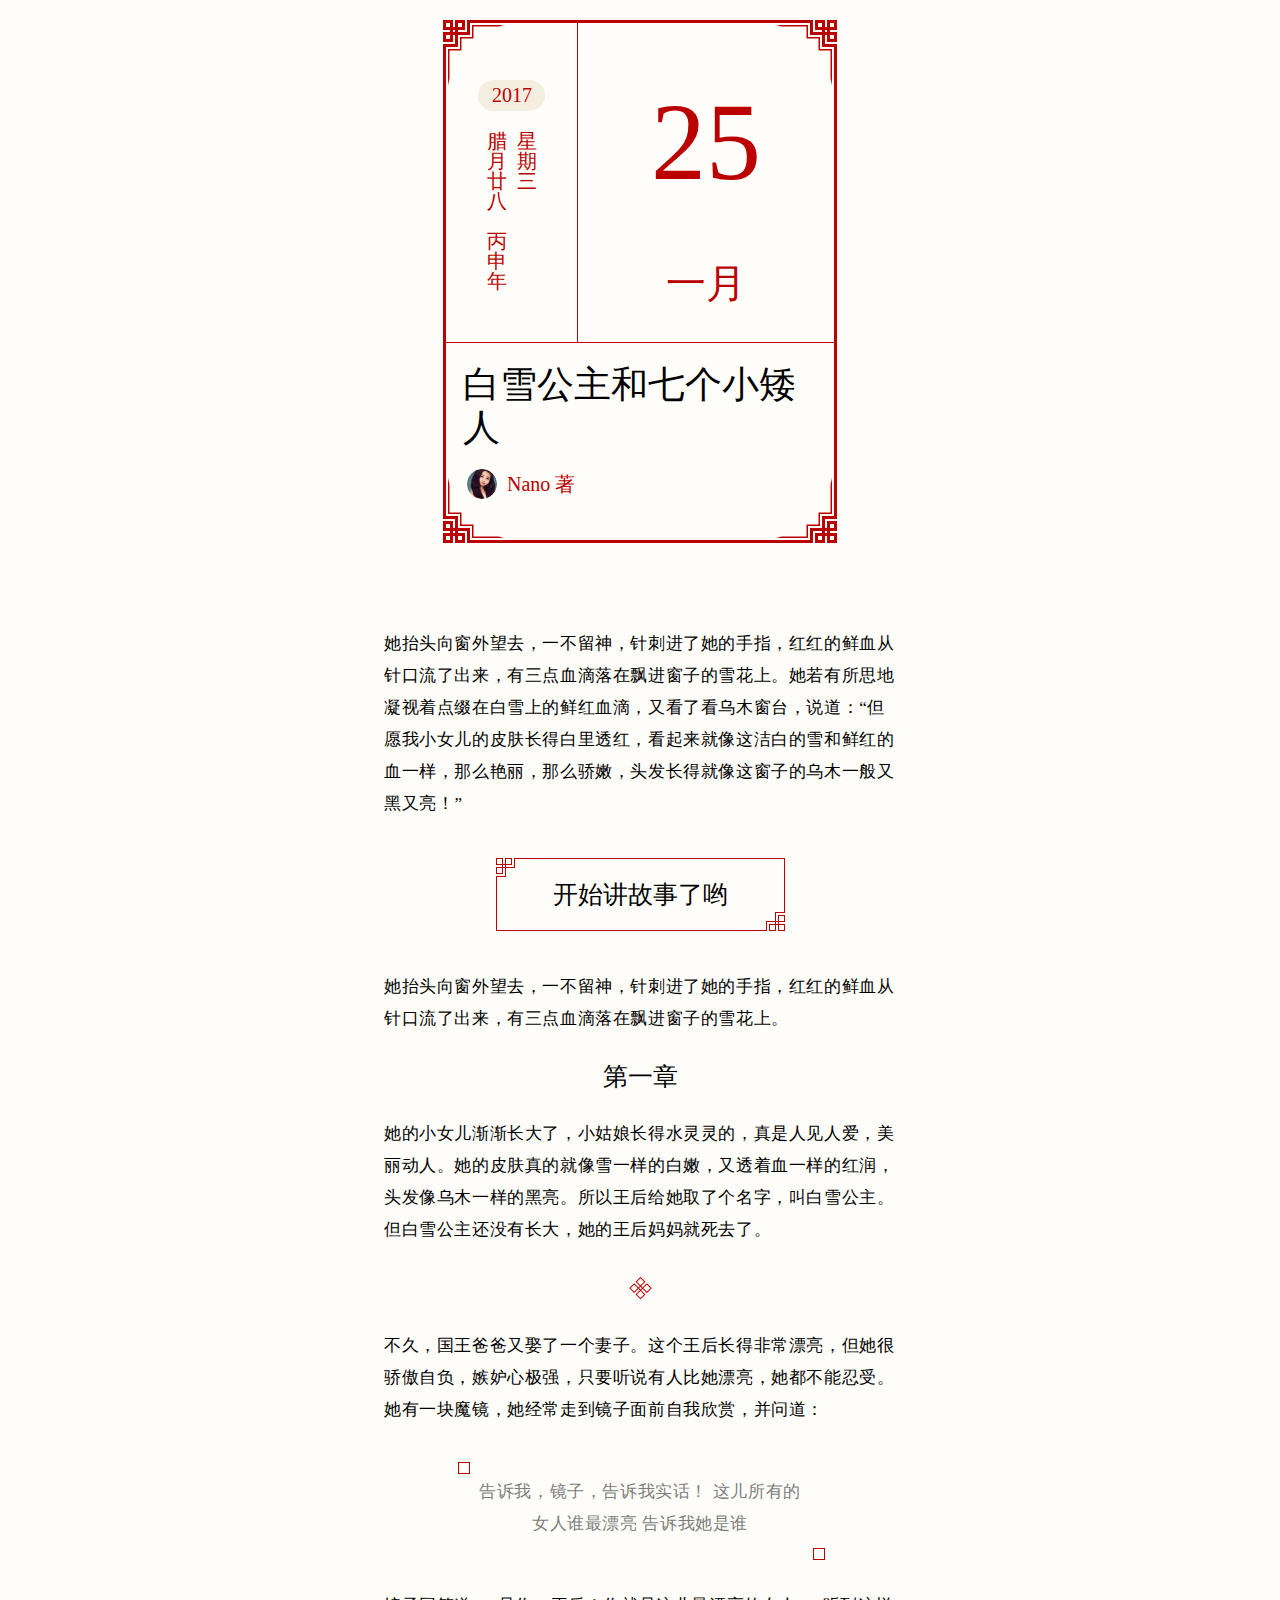
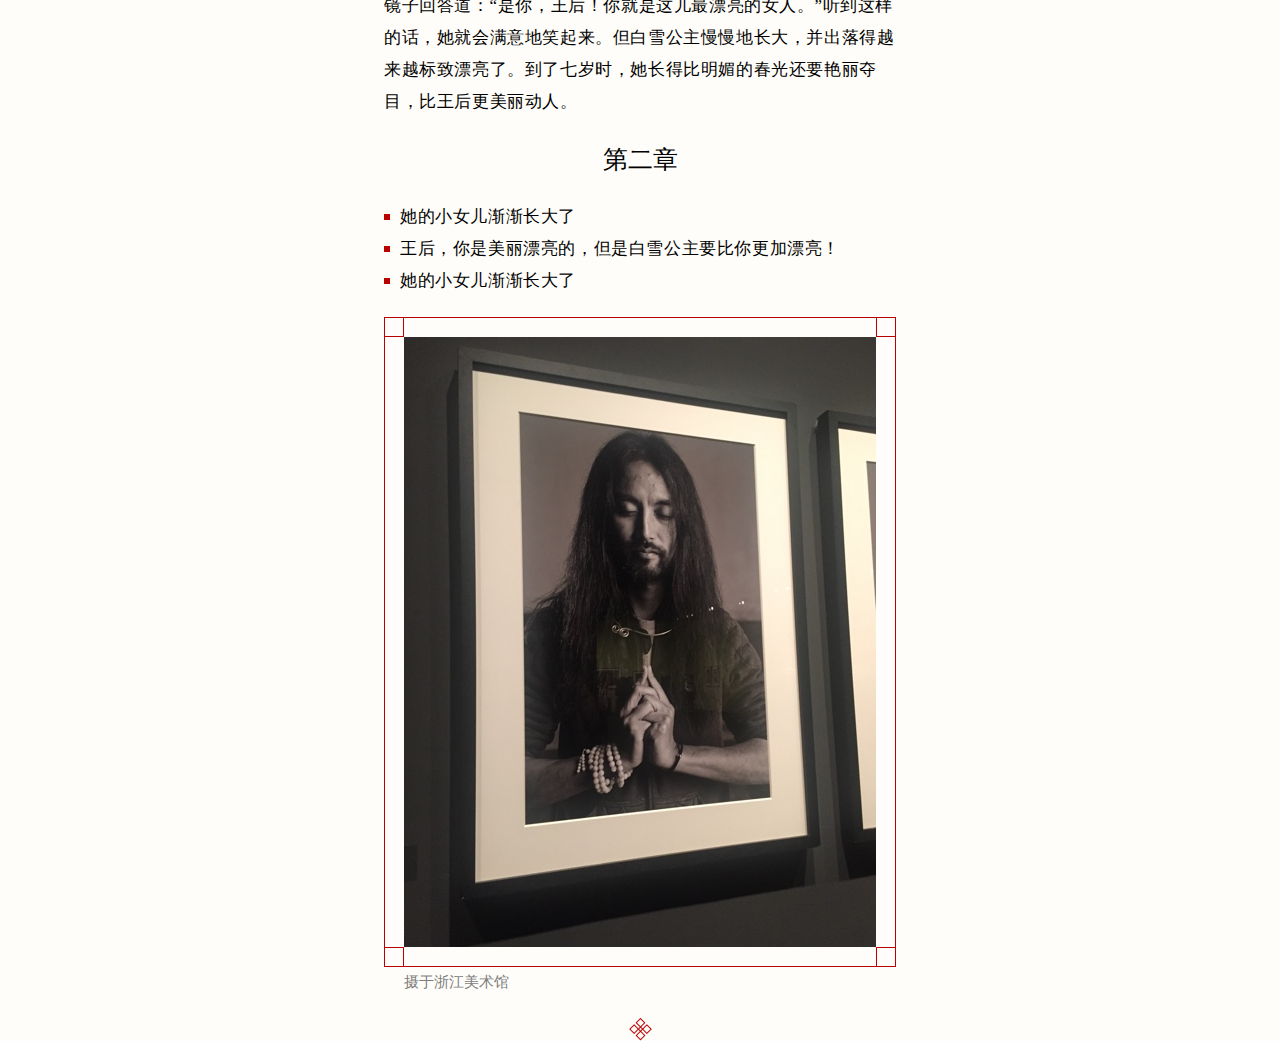
<file: templates/spring/index.html>
<!doctype html>
<html>
<head>
<meta charset="utf-8">
<meta name="viewport" content="width=device-width, initial-scale=1, user-scalable=no, minimum-scale=1.0, maximum-scale=1.0">
<meta name="format-detection" content="telephone=no">
<meta name="format-detection" content="email=no"/>
<link href="css/spring.css" rel="stylesheet" type="text/css" media="screen">
<title>白雪公主和七个小矮人</title>
<script src="./js/spring.js"></script>
</head>
<body>
<h1>白雪公主和七个小矮人</h1>
<address>
	<img src="./images/spring/headImg.png"/>
	<h6>Nano</h6>
	<time data-format="yy/MM/dd">17/1/25</time>
</address>    
<p>她抬头向窗外望去，一不留神，针刺进了她的手指，红红的鲜血从针口流了出来，有三点血滴落在飘进窗子的雪花上。她若有所思地凝视着点缀在白雪上的鲜红血滴，又看了看乌木窗台，说道：“但愿我小女儿的皮肤长得白里透红，看起来就像这洁白的雪和鲜红的血一样，那么艳丽，那么骄嫩，头发长得就像这窗子的乌木一般又黑又亮！”</p>
<h2>开始讲故事了哟</h2>
<p>她抬头向窗外望去，一不留神，针刺进了她的手指，红红的鲜血从针口流了出来，有三点血滴落在飘进窗子的雪花上。</p>
<h3>第一章</h3>
<p>她的小女儿渐渐长大了，小姑娘长得水灵灵的，真是人见人爱，美丽动人。她的皮肤真的就像雪一样的白嫩，又透着血一样的红润，头发像乌木一样的黑亮。所以王后给她取了个名字，叫白雪公主。但白雪公主还没有长大，她的王后妈妈就死去了。</p>
<hr>
<p>不久，国王爸爸又娶了一个妻子。这个王后长得非常漂亮，但她很骄傲自负，嫉妒心极强，只要听说有人比她漂亮，她都不能忍受。她有一块魔镜，她经常走到镜子面前自我欣赏，并问道：</p>
<blockquote>告诉我，镜子，告诉我实话！ 这儿所有的女人谁最漂亮 告诉我她是谁</blockquote>
<p>镜子回答道：“是你，王后！你就是这儿最漂亮的女人。”听到这样的话，她就会满意地笑起来。但白雪公主慢慢地长大，并出落得越来越标致漂亮了。到了七岁时，她长得比明媚的春光还要艳丽夺目，比王后更美丽动人。</p>
<h3>第二章</h3>
<ul>
	<li>她的小女儿渐渐长大了</li>
	<li>王后，你是美丽漂亮的，但是白雪公主要比你更加漂亮！</li>
	<li>她的小女儿渐渐长大了</li>
</ul>
<figure>
	<img src="./images/spring/demo.jpg" alt="">
	<figcaption>摄于浙江美术馆</figcaption>
</figure>
<hr>
</body>
</html>
</file>
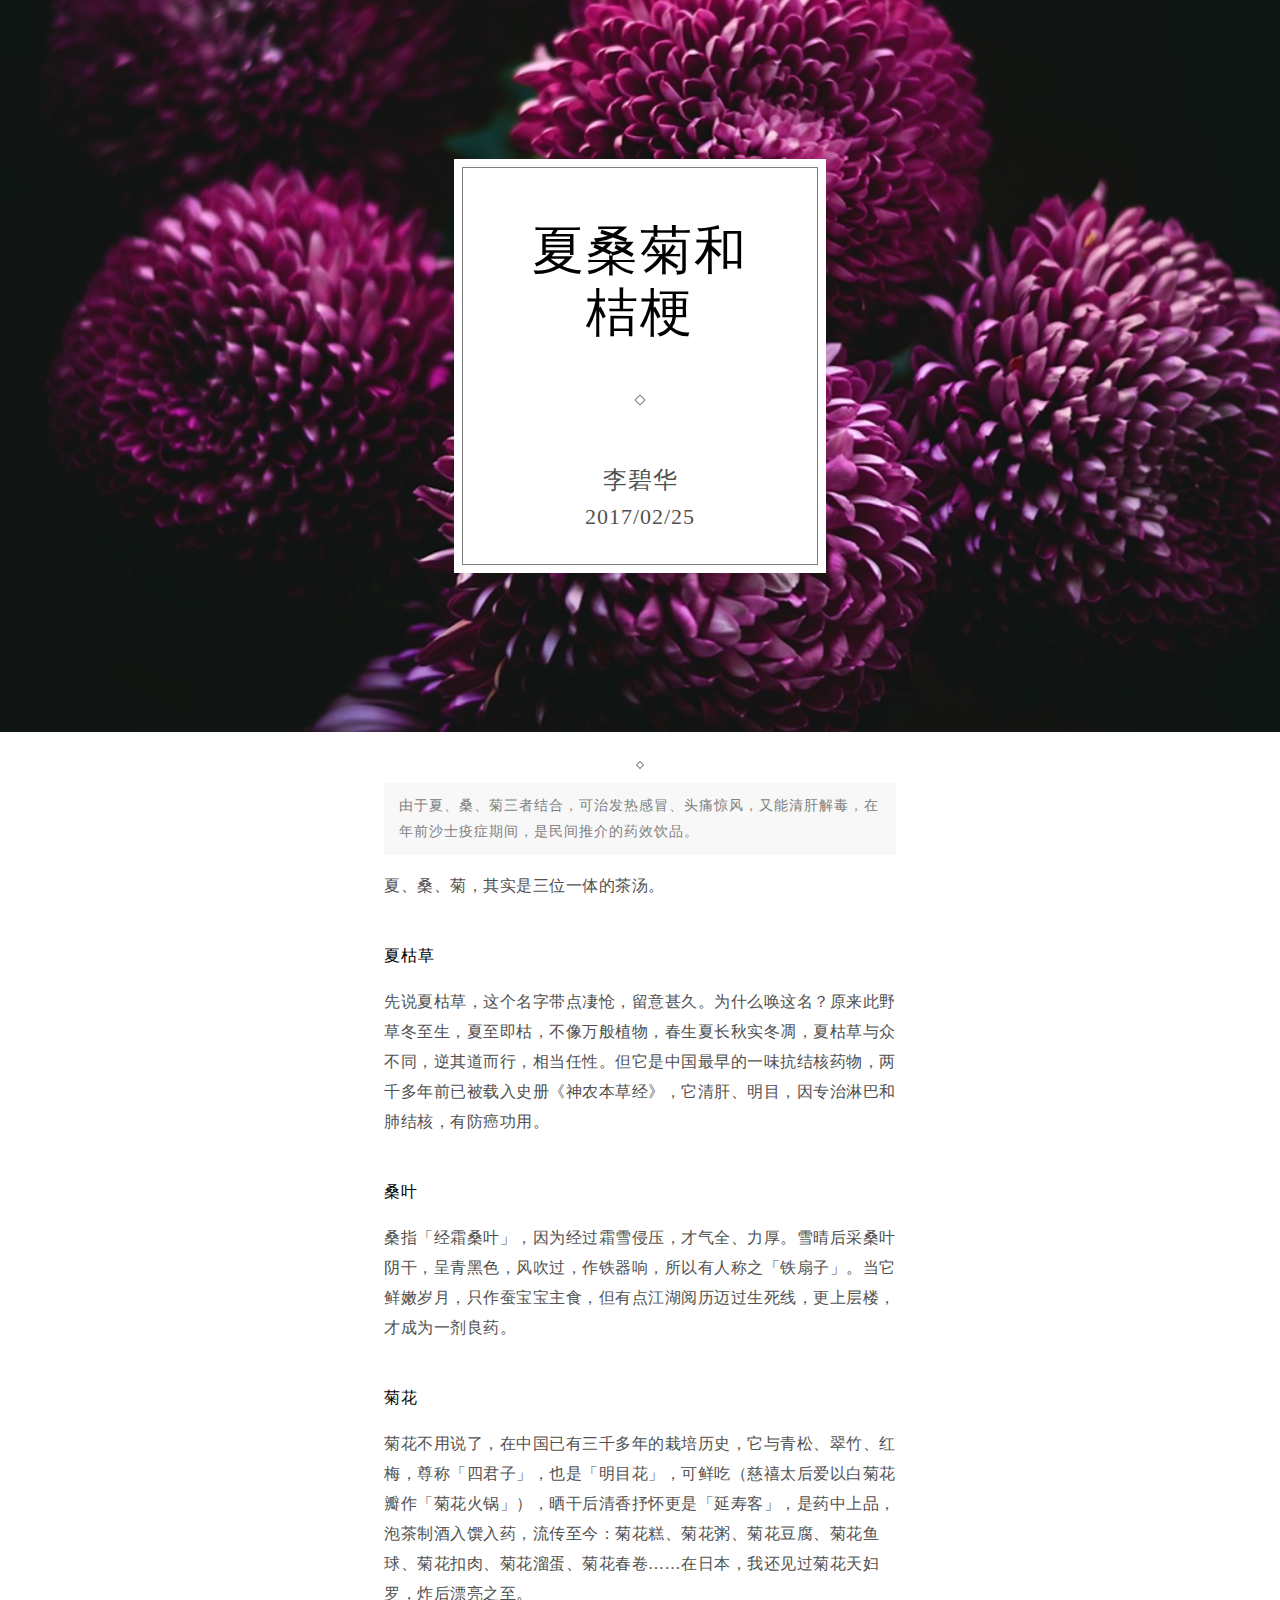
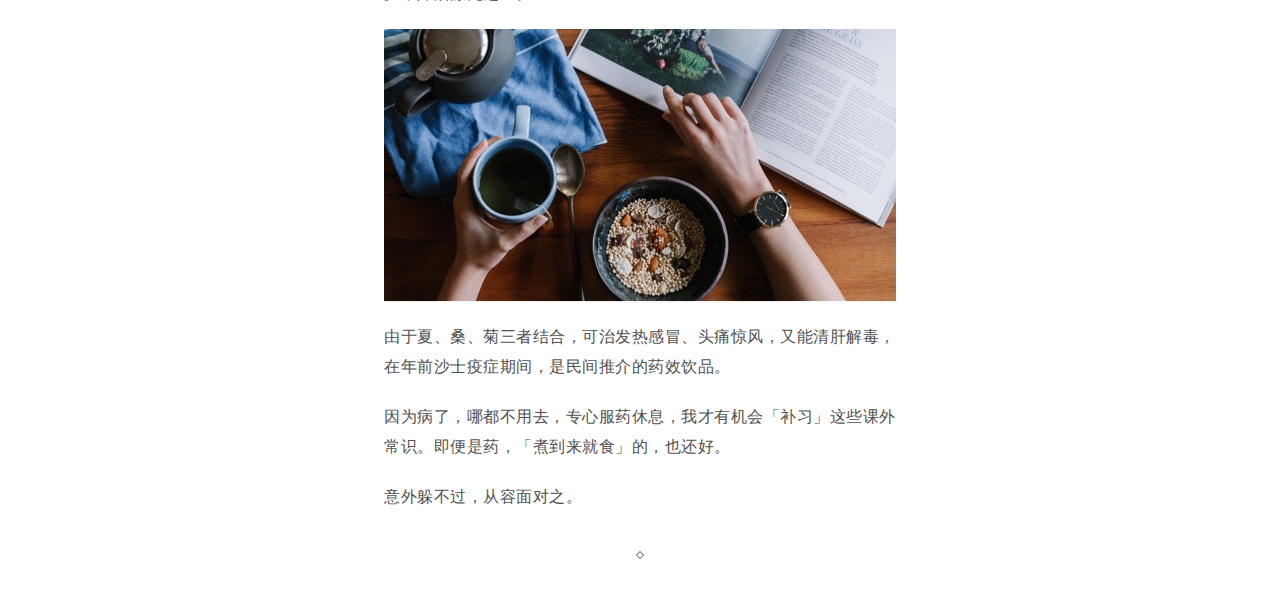
<file: templates/summer/index.html>
<!doctype html>
<html>
<head>
<meta charset="utf-8">
<meta name="viewport" content="width=device-width, initial-scale=1, user-scalable=no, minimum-scale=1.0, maximum-scale=1.0">
<meta name="format-detection" content="telephone=no">
<meta name="format-detection" content="email=no"/>
<link href="css/summer.css" rel="stylesheet" type="text/css" media="screen">
<title>夏桑菊和桔梗</title>
<script>
var whenReady = (function() {    //这个函数返回whenReady()函数
    var funcs = [];             //当获得事件时，要运行的函数
    var ready = false;          //当触发事件处理程序时,切换为true
    
    //当文档就绪时,调用事件处理程序
    function handler(e) {
        if(ready) return;       //确保事件处理程序只完整运行一次
        
        //如果发生onreadystatechange事件，但其状态不是complete的话,那么文档尚未准备好
        if(e.type === 'onreadystatechange' && document.readyState !== 'complete') {
            return;
        }
        
        //运行所有注册函数
        //注意每次都要计算funcs.length
        //以防这些函数的调用可能会导致注册更多的函数
        for(var i=0; i<funcs.length; i++) {
            funcs[i].call(document);
        }
        //事件处理函数完整执行,切换ready状态, 并移除所有函数
        ready = true;
        funcs = null;
    }
    //为接收到的任何事件注册处理程序
    if(document.addEventListener) {
        document.addEventListener('DOMContentLoaded', handler, false);
        document.addEventListener('readystatechange', handler, false);            //IE9+
        window.addEventListener('load', handler, false);
    }else if(document.attachEvent) {
        document.attachEvent('onreadystatechange', handler);
        window.attachEvent('onload', handler);
    }
    //返回whenReady()函数
    return function whenReady(fn) {
        if(ready) { fn.call(document); }
        else { funcs.push(fn); }
    }

})();
whenReady(function(){
    var hr1 = document.createElement('hr')
    var hr2 = document.createElement('hr')
    var headerBackground = document.createElement('div')
    headerBackground.className="headerBackground"
    var h1 = document.querySelector('h1')
    var address = document.querySelector('address')
    if(address.nextElementSibling) {
        address.parentNode.insertBefore(hr1,address.nextElementSibling)
    } else {
        address.parentNode.appendChild(hr1)
    }
    h1.parentNode.insertBefore(headerBackground,h1)
    var headerImg = document.querySelector('header img')
    if(headerImg && headerImg.getAttribute('src')) {
        headerBackground.style.backgroundImage = 'url('+headerImg.getAttribute('src')+')'
    }
    var headerWrap = document.createElement('div')
    headerWrap.className = "headerWrap"
    headerBackground.appendChild(headerWrap)
    headerWrap.appendChild(h1)
    headerWrap.appendChild(address)
    var header = document.querySelector('header')
    if(header) {
        header.parentNode.removeChild(header)
    }
    document.body.appendChild(hr2)
    
})
    
</script>
</head>
<body>
<header>
	<img src="./images/bg.jpg" alt="">
</header>
<h1>夏桑菊和桔梗</h1>
<address>
	<img src="./images/headImg.png"/>
	<h6>李碧华</h6>
	<time data-format="yyyy/MM/dd">2017/02/25</time>
</address>
<blockquote>由于夏、桑、菊三者结合，可治发热感冒、头痛惊风，又能清肝解毒，在年前沙士疫症期间，是民间推介的药效饮品。</blockquote>
<p>夏、桑、菊，其实是三位一体的茶汤。</p>
<h3>夏枯草</h3>
<p>先说夏枯草，这个名字带点凄怆，留意甚久。为什么唤这名？原来此野草冬至生，夏至即枯，不像万般植物，春生夏长秋实冬凋，夏枯草与众不同，逆其道而行，相当任性。但它是中国最早的一味抗结核药物，两千多年前已被载入史册《神农本草经》，它清肝、明目，因专治淋巴和肺结核，有防癌功用。</p>
<h3>桑叶</h3>
<p>桑指「经霜桑叶」，因为经过霜雪侵压，才气全、力厚。雪晴后采桑叶阴干，呈青黑色，风吹过，作铁器响，所以有人称之「铁扇子」。当它鲜嫩岁月，只作蚕宝宝主食，但有点江湖阅历迈过生死线，更上层楼，才成为一剂良药。</p>
<h3>菊花</h3>
<p>菊花不用说了，在中国已有三千多年的栽培历史，它与青松、翠竹、红梅，尊称「四君子」，也是「明目花」，可鲜吃（慈禧太后爱以白菊花瓣作「菊花火锅」），晒干后清香抒怀更是「延寿客」，是药中上品，泡茶制酒入馔入药，流传至今：菊花糕、菊花粥、菊花豆腐、菊花鱼球、菊花扣肉、菊花溜蛋、菊花春卷……在日本，我还见过菊花天妇罗，炸后漂亮之至。</p>
<figure>
	<img src="./images/figure.jpg" alt="">
</figure>
<p>由于夏、桑、菊三者结合，可治发热感冒、头痛惊风，又能清肝解毒，在年前沙士疫症期间，是民间推介的药效饮品。</p>
<p>因为病了，哪都不用去，专心服药休息，我才有机会「补习」这些课外常识。即便是药，「煮到来就食」的，也还好。</p>
<p>意外躲不过，从容面对之。</p>
</body>

</html>
</file>
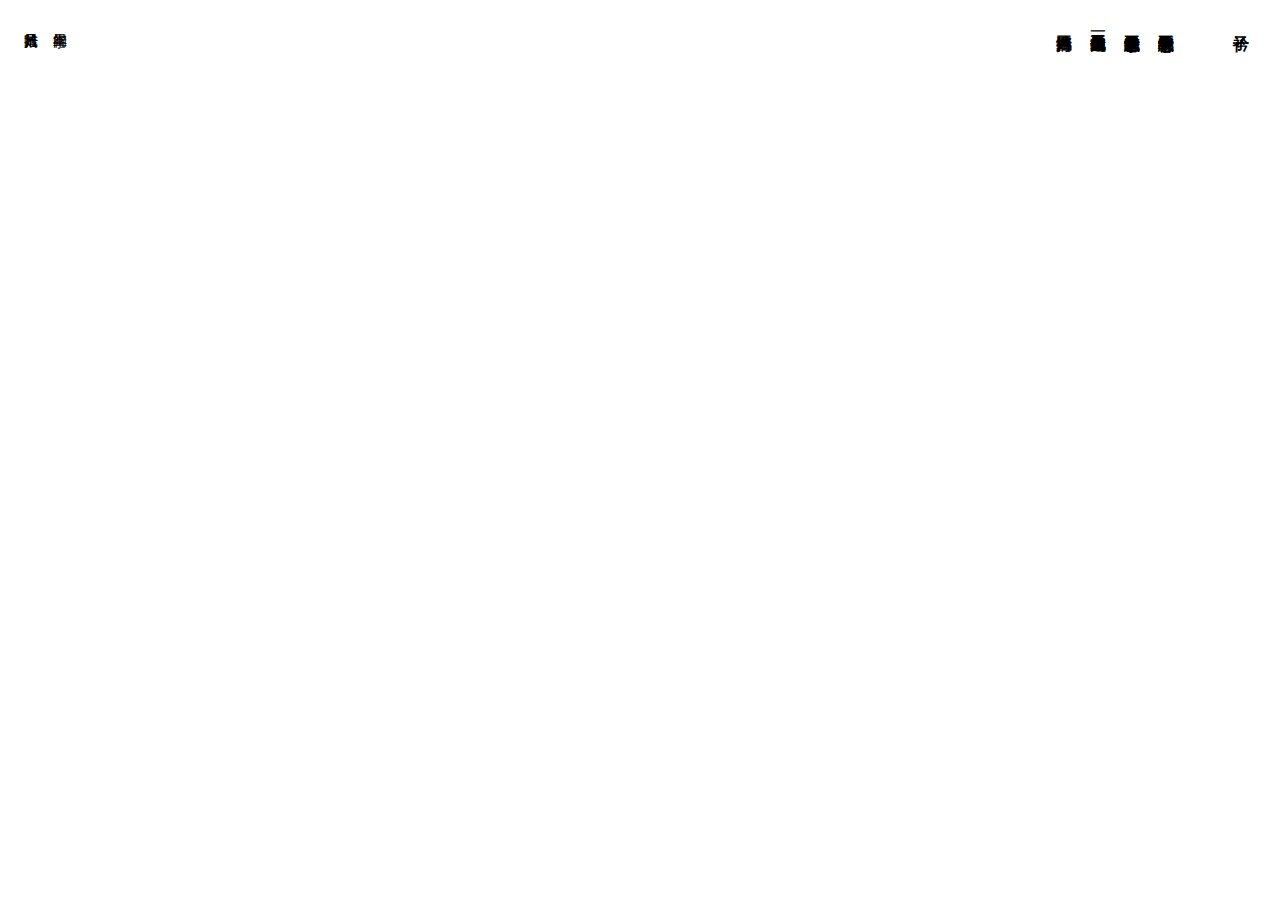
<file: templates/template03/index.html>
<!doctype html>
<html>
<head>
<meta charset="utf-8">
<!--<meta name="viewport" content="width=device-width, initial-scale=1, user-scalable=no, minimum-scale=1.0, maximum-scale=1.0">-->
<meta name="viewport" content="width=device-width, initial-scale=1 , minimum-scale=1.0">
<meta name="format-detection" content="telephone=no">
<meta name="format-detection" content="email=no"/>
<link href="css/template03.css" rel="stylesheet" type="text/css" media="screen">
<script type="text/javascript" id="headscript">
window.onload=function(){
	var body =	document.querySelectorAll("body")[0];
	var content = document.createElement('div');
	var pNum =	document.querySelectorAll("p").length || '0';
		for(var i = 0; i < pNum; i++) {
			var pText = document.querySelectorAll("p");
			pText[i].innerHTML = pText[i].innerHTML.replace(/[《》，。、：；〖〗…（）【】〔〕〈〉！？“”‘’·.,:;'"]/g," ");
        }
		content.className = 'container';
		content.innerHTML = body.innerHTML;
		body.innerHTML = '';
		body.appendChild(content);
		function AddressResize(){
			if(window.innerWidth>content.clientWidth){
				document.querySelectorAll("address")[0].className='UserInfoResize';
			}else{
				document.querySelectorAll("address")[0].removeAttribute("class");
			}
		};
		setTimeout(function(){
			window.scrollTo(document.body.scrollWidth,0);
			AddressResize();
			window.onresize=function () {
				document.querySelectorAll("address")[0].removeAttribute("class");
				AddressResize();
			}
			document.querySelector("#headscript").remove();
		},0);
}
</script>
<title>小记</title>
</head>
<body>
<h1>子衿</h1>
<p>青青子衿悠悠我心纵我不往子宁不嗣音<br />
青青子佩悠悠我思纵我不往子宁不来<br />
挑兮达兮在城阙兮一日不见如三月兮<br />
摘自诗经国风郑风</p>
<address>
<h6>字里行间</h6>
<time data-format="中M月d日">陆月拾贰日</time>
</address>
</body>
</html>
</file>
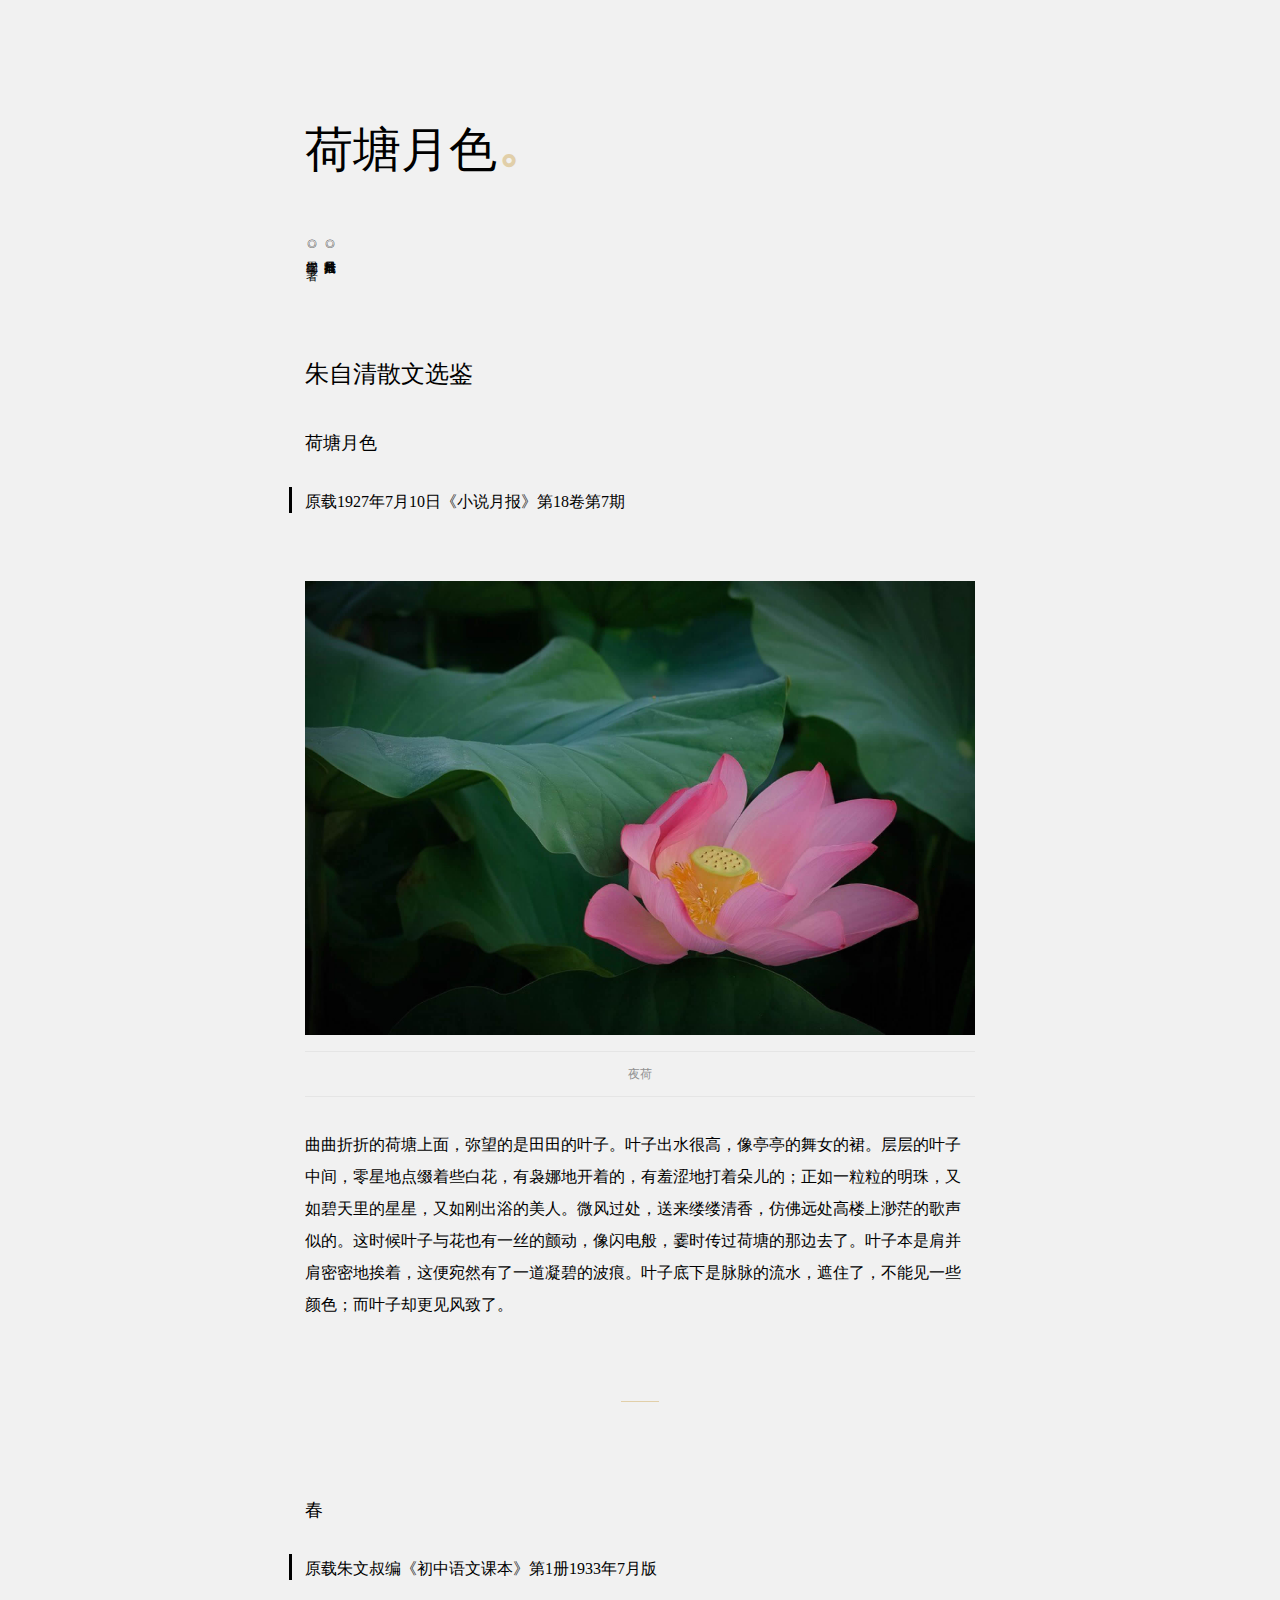
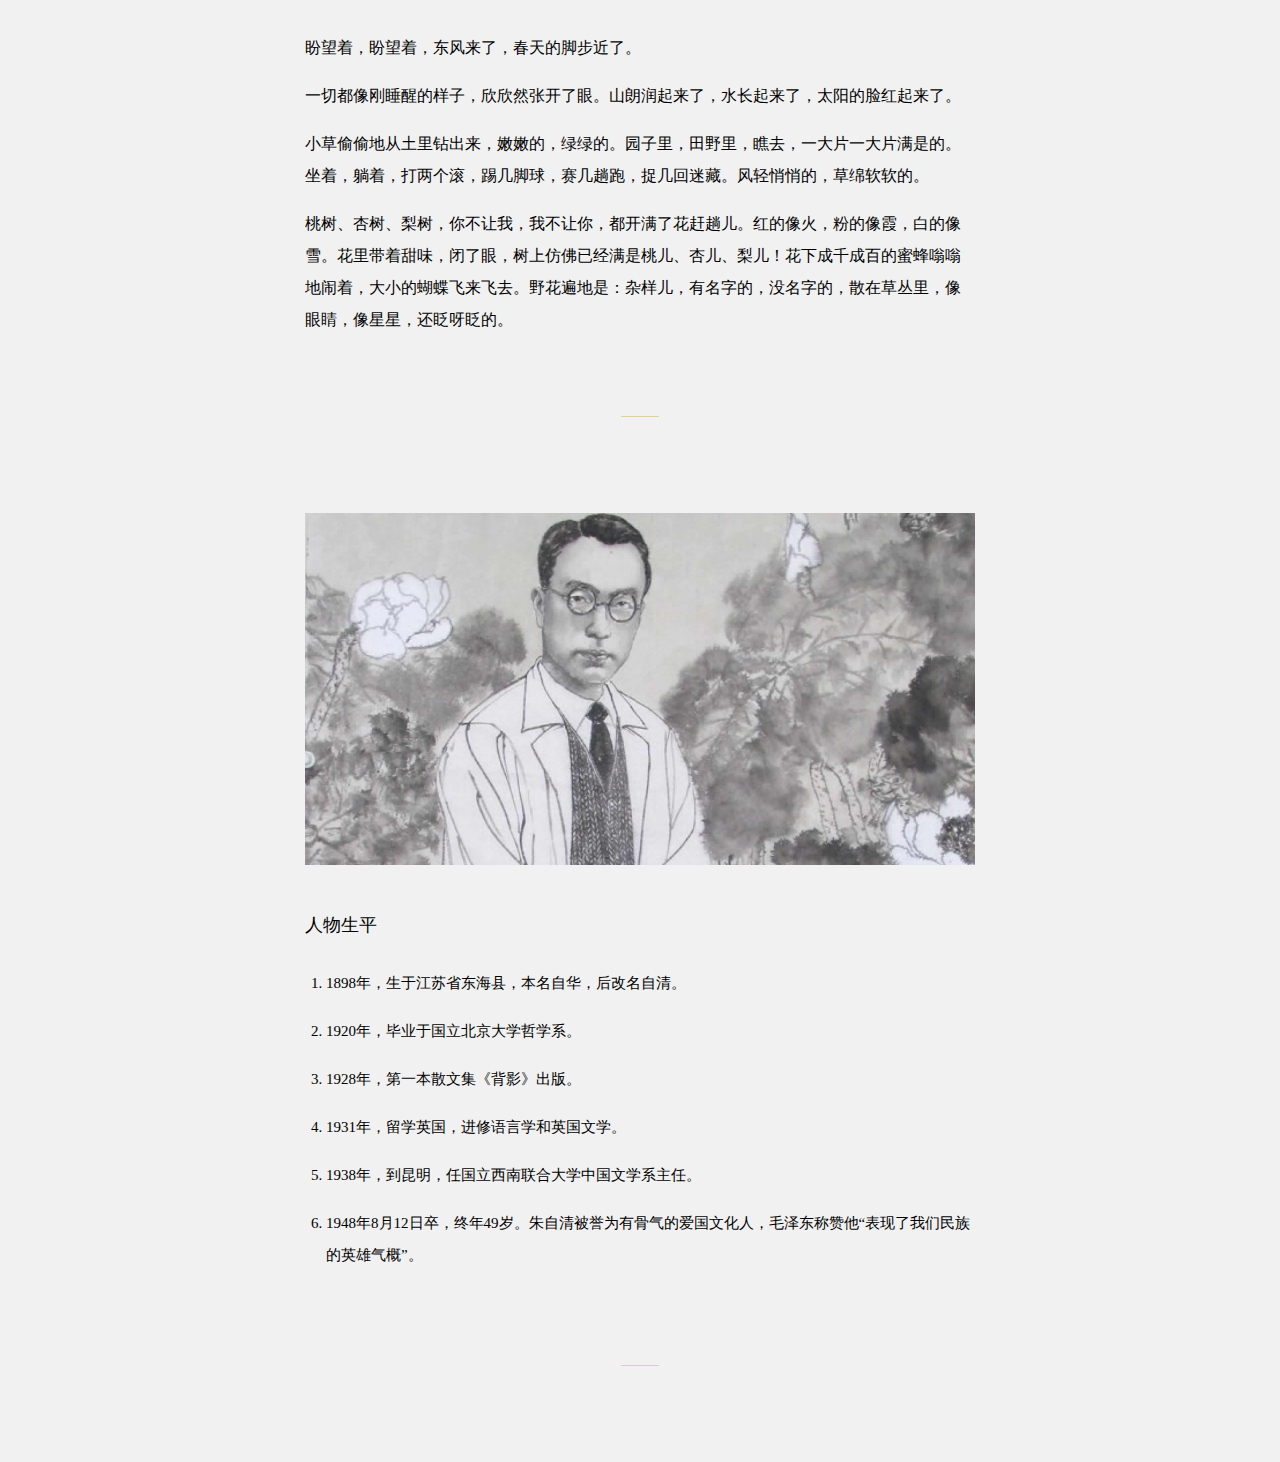
<file: templates/template04/index.html>
<!doctype html>
<html>
<head>
<meta charset="utf-8">
<meta name="viewport" content="width=device-width, initial-scale=1, user-scalable=no, minimum-scale=1.0, maximum-scale=1.0">
<meta name="format-detection" content="telephone=no">
<meta name="format-detection" content="email=no"/>
<link href="css/template04.css" rel="stylesheet" type="text/css" media="screen">
<title>清泉流水</title>
<script type="text/javascript" id="headscript">
window.onload=function(){
	   		var reg =/[^\w\u4e00-\u9fa5]/g;
		    var reg2 =/[\u4e00-\u9fa5a-zA-Z0-9]/;
			var h1=document.querySelectorAll("h1")[0];
			var h1_text = h1.innerHTML.substring(0,h1.innerHTML.length-1);
			var h1_text_last = h1.innerHTML.substring(h1.innerHTML.length-1,h1.innerHTML.length);
			var h1_html=h1_text+'<span>'+h1_text_last+'</span>';
			if(reg.test(h1_text_last)){
				if(!reg2.test(h1.innerHTML)){
		    		h1.className='noafterall';
				}else{
					h1.className='noafter';
					h1.innerHTML=h1_html;
				}
			}
}
</script>
</head>
<body>
<h1>荷塘月色</h1>
<address>
    <h6>字里行间</h6>
    <time data-format="中M月d日">陆月贰拾叁日</time>
</address>
<h2>朱自清散文选鉴</h2>
<h3>荷塘月色</h3>
<blockquote>原载1927年7月10日《小说月报》第18卷第7期</blockquote>
<figure>
    <img src="images/template04/image01.jpg">
    <figcaption>夜荷</figcaption>
</figure>
<p>曲曲折折的荷塘上面，弥望的是田田的叶子。叶子出水很高，像亭亭的舞女的裙。层层的叶子中间，零星地点缀着些白花，有袅娜地开着的，有羞涩地打着朵儿的；正如一粒粒的明珠，又如碧天里的星星，又如刚出浴的美人。微风过处，送来缕缕清香，仿佛远处高楼上渺茫的歌声似的。这时候叶子与花也有一丝的颤动，像闪电般，霎时传过荷塘的那边去了。叶子本是肩并肩密密地挨着，这便宛然有了一道凝碧的波痕。叶子底下是脉脉的流水，遮住了，不能见一些颜色；而叶子却更见风致了。</p>
<hr>
<h3>春</h3>
<blockquote>原载朱文叔编《初中语文课本》第1册1933年7月版</blockquote>
<p>盼望着，盼望着，东风来了，春天的脚步近了。</p>
<p>一切都像刚睡醒的样子，欣欣然张开了眼。山朗润起来了，水长起来了，太阳的脸红起来了。</p>
<p>小草偷偷地从土里钻出来，嫩嫩的，绿绿的。园子里，田野里，瞧去，一大片一大片满是的。坐着，躺着，打两个滚，踢几脚球，赛几趟跑，捉几回迷藏。风轻悄悄的，草绵软软的。</p>
<p>桃树、杏树、梨树，你不让我，我不让你，都开满了花赶趟儿。红的像火，粉的像霞，白的像雪。花里带着甜味，闭了眼，树上仿佛已经满是桃儿、杏儿、梨儿！花下成千成百的蜜蜂嗡嗡地闹着，大小的蝴蝶飞来飞去。野花遍地是：杂样儿，有名字的，没名字的，散在草丛里，像眼睛，像星星，还眨呀眨的。</p>
<hr>
<figure>
   <img src="images/template04/image02.jpg">
</figure>
<h3>人物生平</h3>
<ol>
    <li>1898年，生于江苏省东海县，本名自华，后改名自清。</li>
    <li>1920年，毕业于国立北京大学哲学系。</li>
    <li>1928年，第一本散文集《背影》出版。</li>
    <li>1931年，留学英国，进修语言学和英国文学。</li>
    <li>1938年，到昆明，任国立西南联合大学中国文学系主任。</li>
    <li>1948年8月12日卒，终年49岁。朱自清被誉为有骨气的爱国文化人，毛泽东称赞他“表现了我们民族的英雄气概”。</li>
</ol>
<hr class="seperatorlast">
</body>
</html>
</file>
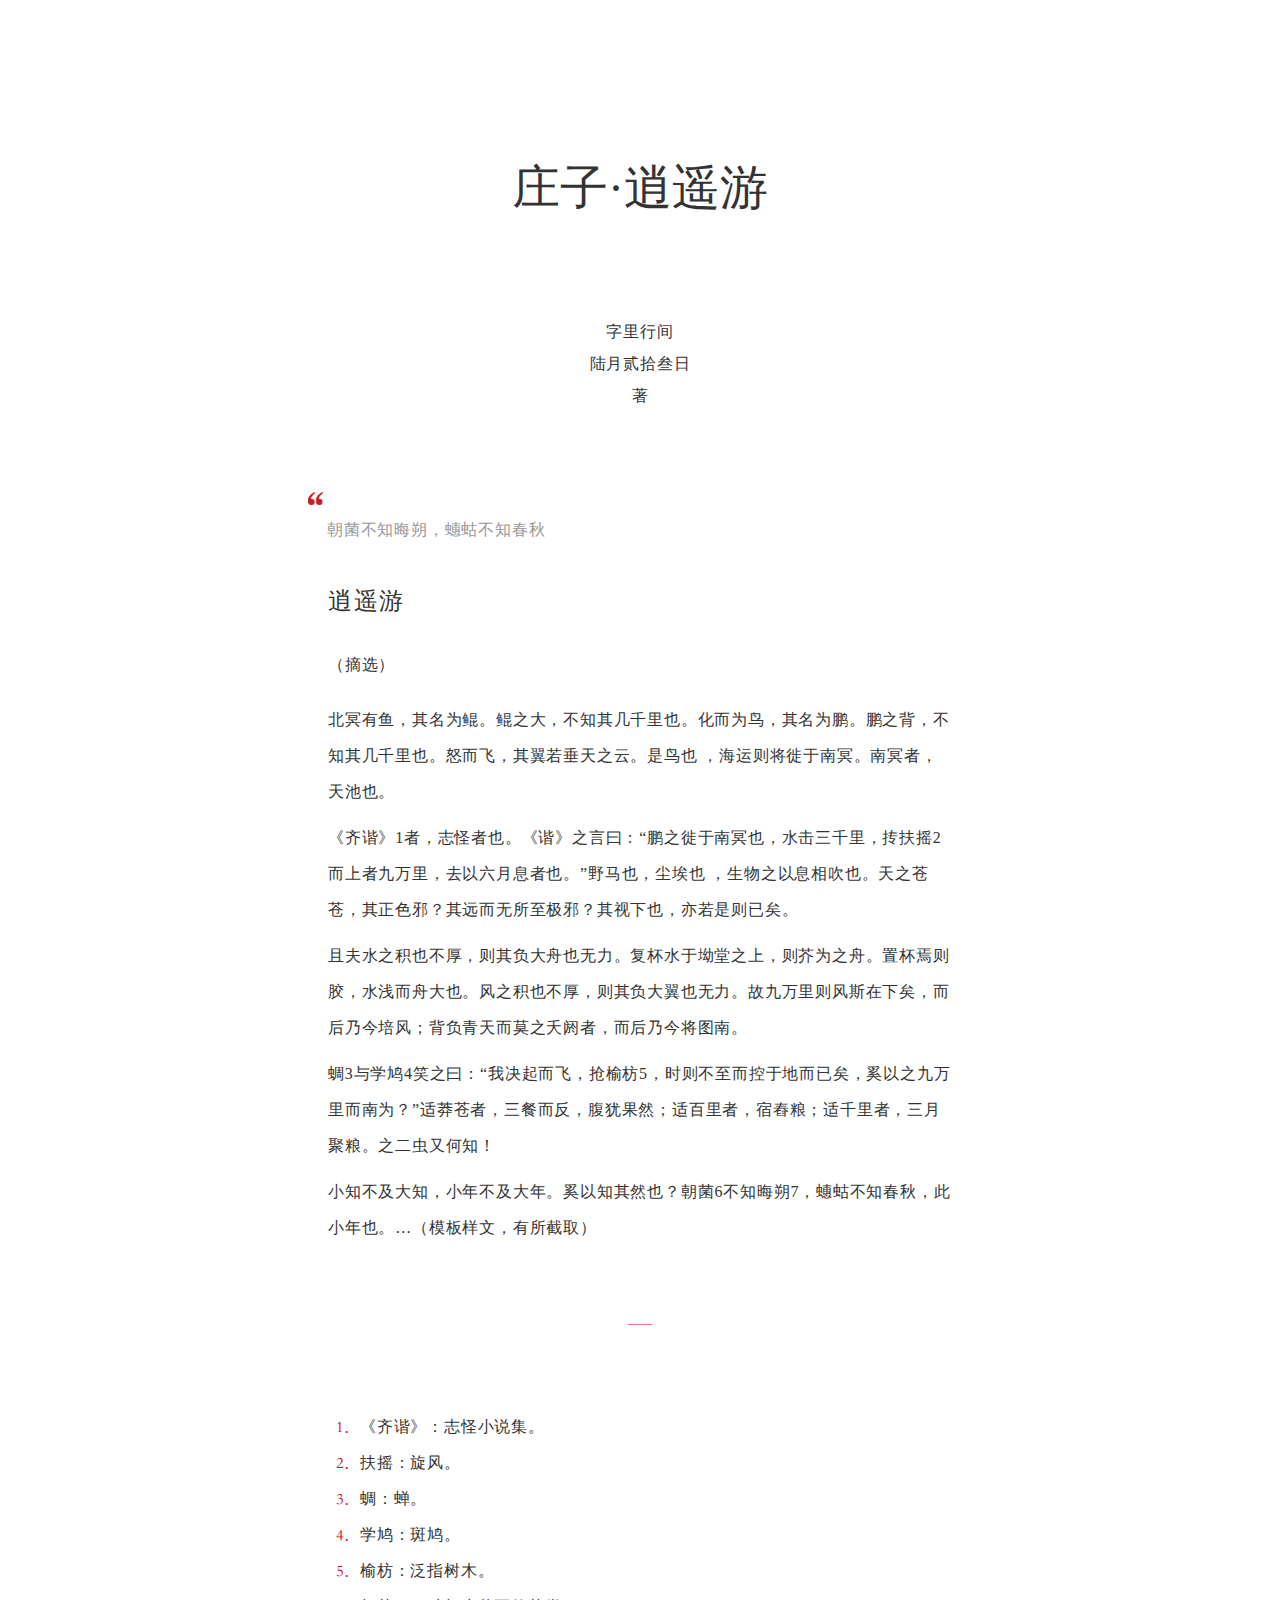
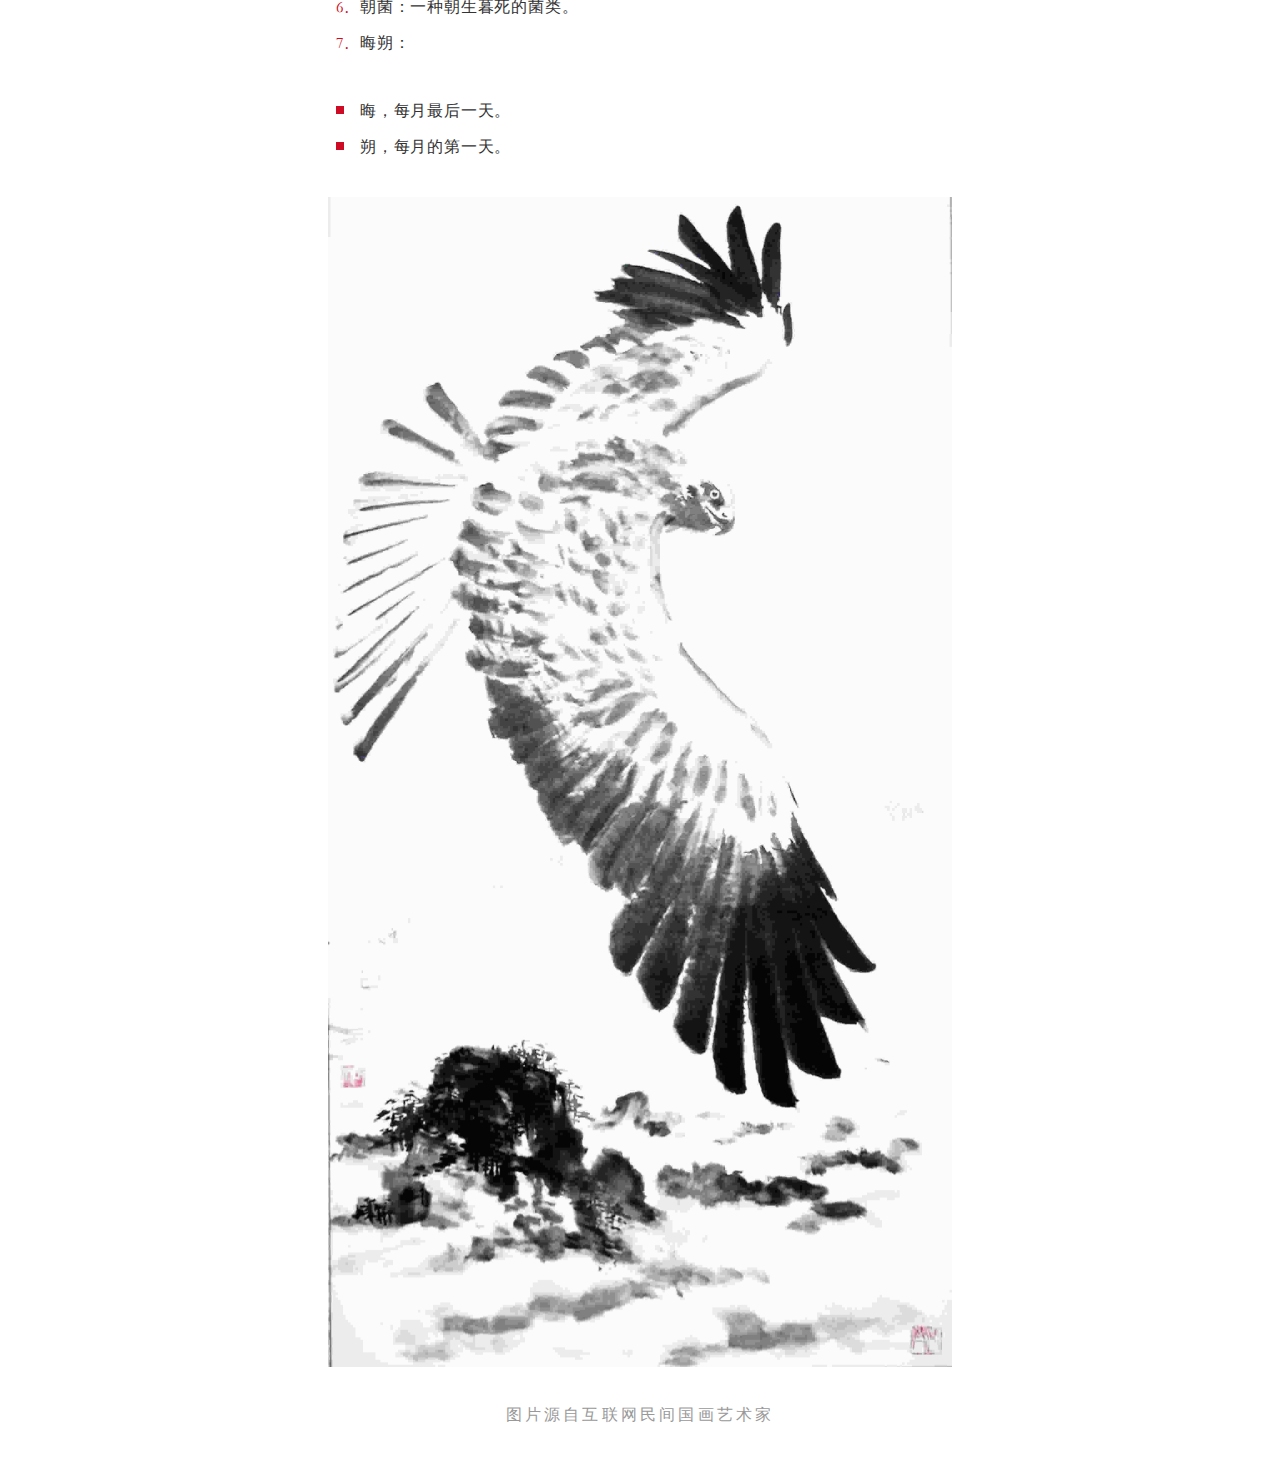
<file: templates/template05/index.html>
<!doctype html>
<html>
<head>
<meta charset="utf-8">
<meta name="viewport" content="width=device-width, initial-scale=1, user-scalable=no, minimum-scale=1.0, maximum-scale=1.0">
<meta name="format-detection" content="telephone=no">
<meta name="format-detection" content="email=no"/>
<link href="css/template05.css" rel="stylesheet" type="text/css" media="screen">
<title>青磨朱砂</title>
</head>
<body>
<h1>庄子·逍遥游</h1>
<address>
    <h6>字里行间</h6>
    <time data-format="中M月d日">陆月贰拾叁日</time>
    <span>著</span>
</address>
<blockquote>朝菌不知晦朔，蟪蛄不知春秋<br></blockquote>
<h2>逍遥游</h2>
<h3>（摘选）</h3>
<p>北冥有鱼，其名为鲲。鲲之大，不知其几千里也。化而为鸟，其名为鹏。鹏之背，不知其几千里也。怒而飞，其翼若垂天之云。是鸟也 ，海运则将徙于南冥。南冥者，天池也。</p>
<p>《齐谐》1者，志怪者也。《谐》之言曰：“鹏之徙于南冥也，水击三千里，抟扶摇2而上者九万里，去以六月息者也。”野马也，尘埃也 ，生物之以息相吹也。天之苍苍，其正色邪？其远而无所至极邪？其视下也，亦若是则已矣。</p>
<p>且夫水之积也不厚，则其负大舟也无力。复杯水于坳堂之上，则芥为之舟。置杯焉则胶，水浅而舟大也。风之积也不厚，则其负大翼也无力。故九万里则风斯在下矣，而后乃今培风；背负青天而莫之夭阏者，而后乃今将图南。</p>
<p>蜩3与学鸠4笑之曰：“我决起而飞，抢榆枋5，时则不至而控于地而已矣，奚以之九万里而南为？”适莽苍者，三餐而反，腹犹果然；适百里者，宿舂粮；适千里者，三月聚粮。之二虫又何知！</p>
<p>小知不及大知，小年不及大年。奚以知其然也？朝菌6不知晦朔7，蟪蛄不知春秋，此小年也。…（模板样文，有所截取）</p>
<hr>
<ol>
    <li>《齐谐》：志怪小说集。</li>
    <li>扶摇：旋风。</li>
    <li>蜩：蝉。</li>
    <li>学鸠：斑鸠。</li>
    <li>榆枋：泛指树木。</li>
    <li>朝菌：一种朝生暮死的菌类。</li>
    <li>晦朔：</li>
</ol>
<ul>
    <li>晦，每月最后一天。</li>
    <li>朔，每月的第一天。</li>
</ul>
<figure>
   <img src="images/template05/image.jpg">
    <figcaption>图片源自互联网民间国画艺术家</figcaption>
</figure>
</body>
</html>
</file>
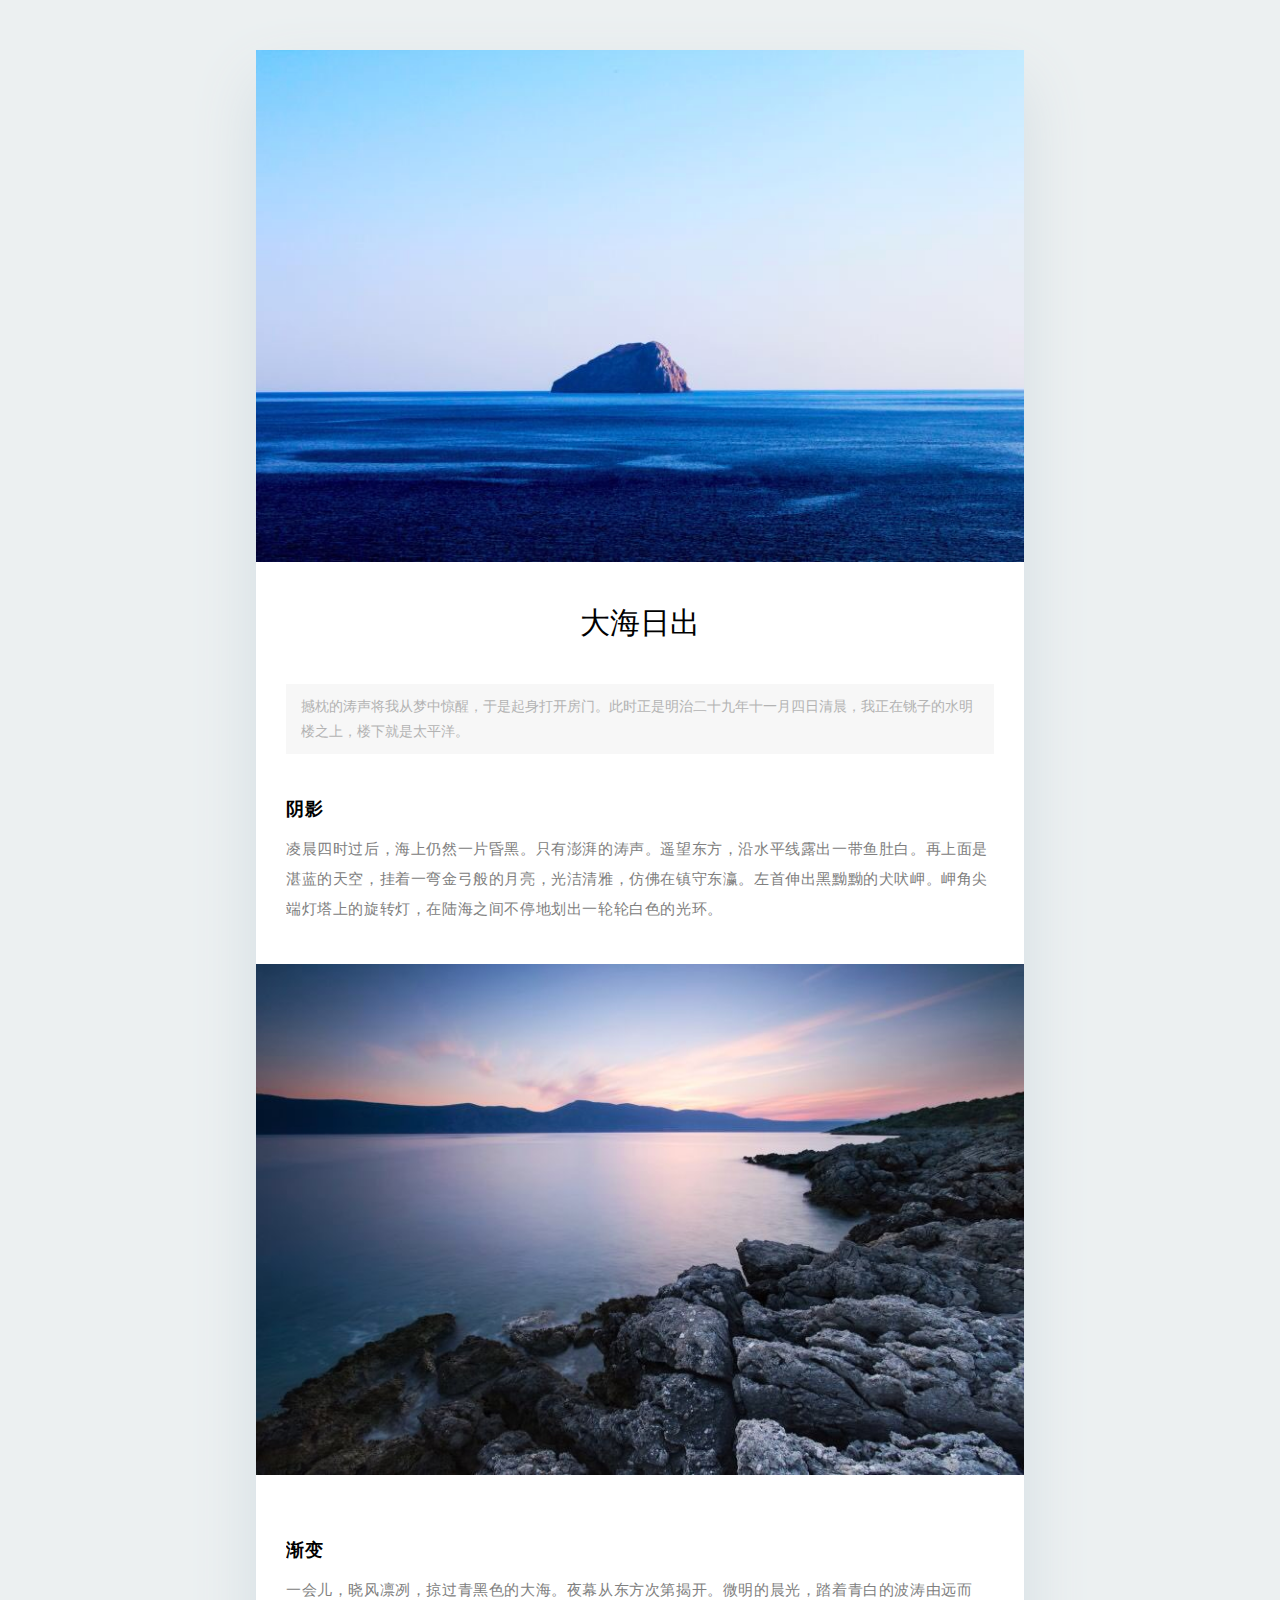
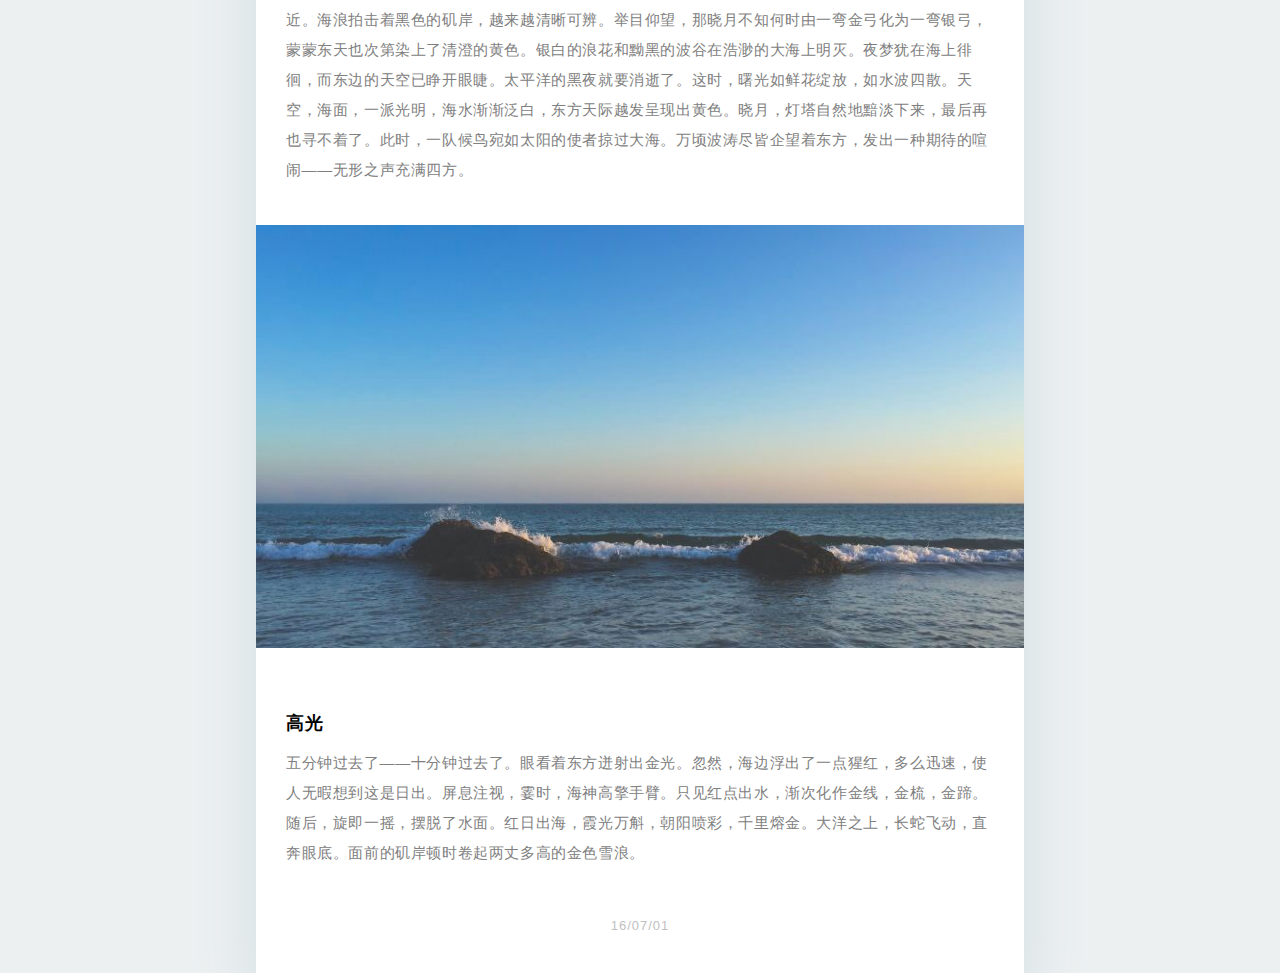
<file: templates/template06/index.html>
<!doctype html>
<html>
<head>
	<meta charset="utf-8">
	<meta name="viewport" content="width=device-width, initial-scale=1, user-scalable=no, minimum-scale=1.0, maximum-scale=1.0">
	<meta name="format-detection" content="telephone=no">
	<meta name="format-detection" content="email=no" />
	<link href="css/template06.css" rel="stylesheet" type="text/css" media="screen">
	<script type="text/javascript" id="headscript">
		window.onload = function() {
			var body = document.querySelectorAll("body")[0];
			var content = document.createElement('div');
			content.className = 'container';
			content.innerHTML = body.innerHTML;
			body.innerHTML = '';
			body.appendChild(content);
		}
	</script>
	<title>UNTITLED</title>
</head>
<body>
	<header><img src="images/template06/header.jpg"></header>
    <h1>大海日出</h1>
    <blockquote>撼枕的涛声将我从梦中惊醒，于是起身打开房门。此时正是明治二十九年十一月四日清晨，我正在铫子的水明楼之上，楼下就是太平洋。</blockquote>
    <h2>阴影</h2>
    <p>凌晨四时过后，海上仍然一片昏黑。只有澎湃的涛声。遥望东方，沿水平线露出一带鱼肚白。再上面是湛蓝的天空，挂着一弯金弓般的月亮，光洁清雅，仿佛在镇守东瀛。左首伸出黑黝黝的犬吠岬。岬角尖端灯塔上的旋转灯，在陆海之间不停地划出一轮轮白色的光环。</p>
    <figure>
        <img src="images/template06/image01.jpg">
    </figure>
    <h2>渐变</h2>
    <p>一会儿，晓风凛冽，掠过青黑色的大海。夜幕从东方次第揭开。微明的晨光，踏着青白的波涛由远而近。海浪拍击着黑色的矶岸，越来越清晰可辨。举目仰望，那晓月不知何时由一弯金弓化为一弯银弓，蒙蒙东天也次第染上了清澄的黄色。银白的浪花和黝黑的波谷在浩渺的大海上明灭。夜梦犹在海上徘徊，而东边的天空已睁开眼睫。太平洋的黑夜就要消逝了。这时，曙光如鲜花绽放，如水波四散。天空，海面，一派光明，海水渐渐泛白，东方天际越发呈现出黄色。晓月，灯塔自然地黯淡下来，最后再也寻不着了。此时，一队候鸟宛如太阳的使者掠过大海。万顷波涛尽皆企望着东方，发出一种期待的喧闹——无形之声充满四方。</p>
    <figure>
       <img src="images/template06/image02.jpg">
    </figure>
    <h2>高光</h2>
    <p>五分钟过去了——十分钟过去了。眼看着东方迸射出金光。忽然，海边浮出了一点猩红，多么迅速，使人无暇想到这是日出。屏息注视，霎时，海神高擎手臂。只见红点出水，渐次化作金线，金梳，金蹄。随后，旋即一摇，摆脱了水面。红日出海，霞光万斛，朝阳喷彩，千里熔金。大洋之上，长蛇飞动，直奔眼底。面前的矶岸顿时卷起两丈多高的金色雪浪。</p>
    <address>
        <time data-format="yy/MM/dd">16/07/01</time>
    </address>
</body>
</html>
</file>
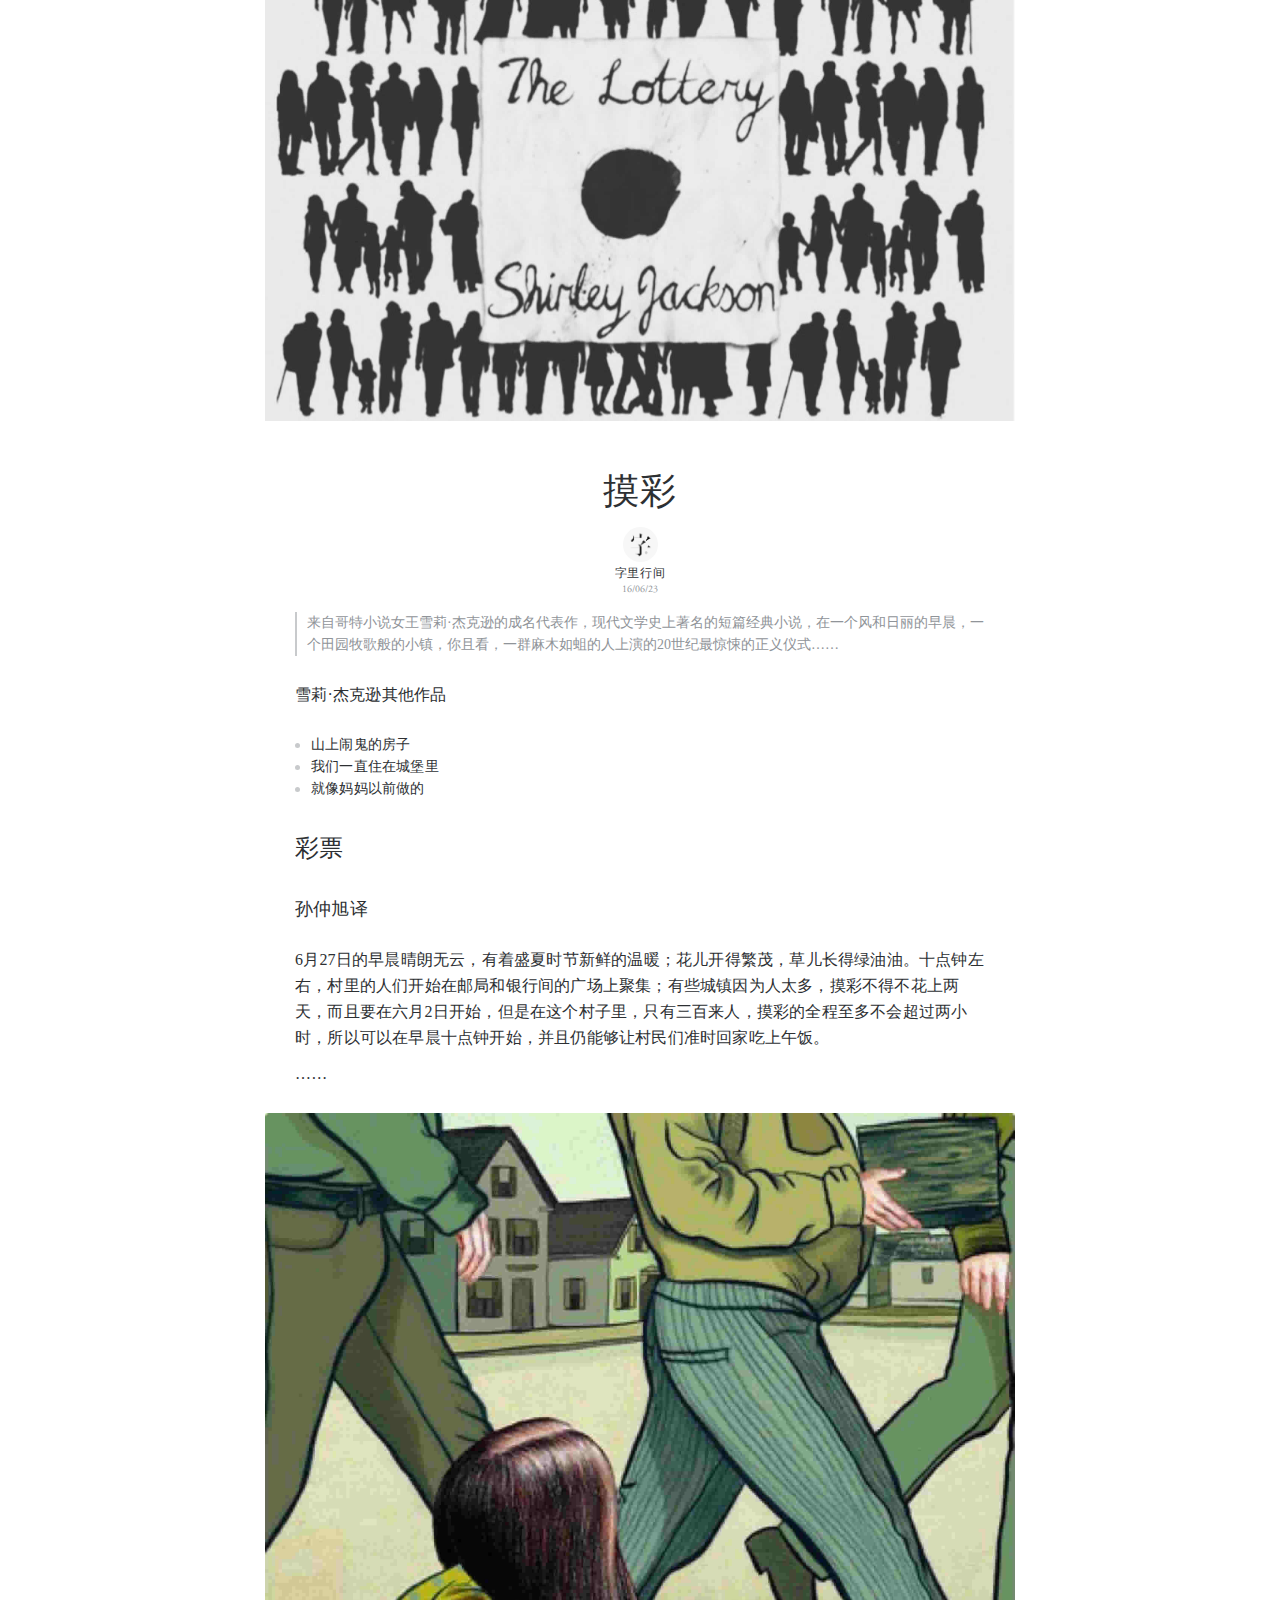
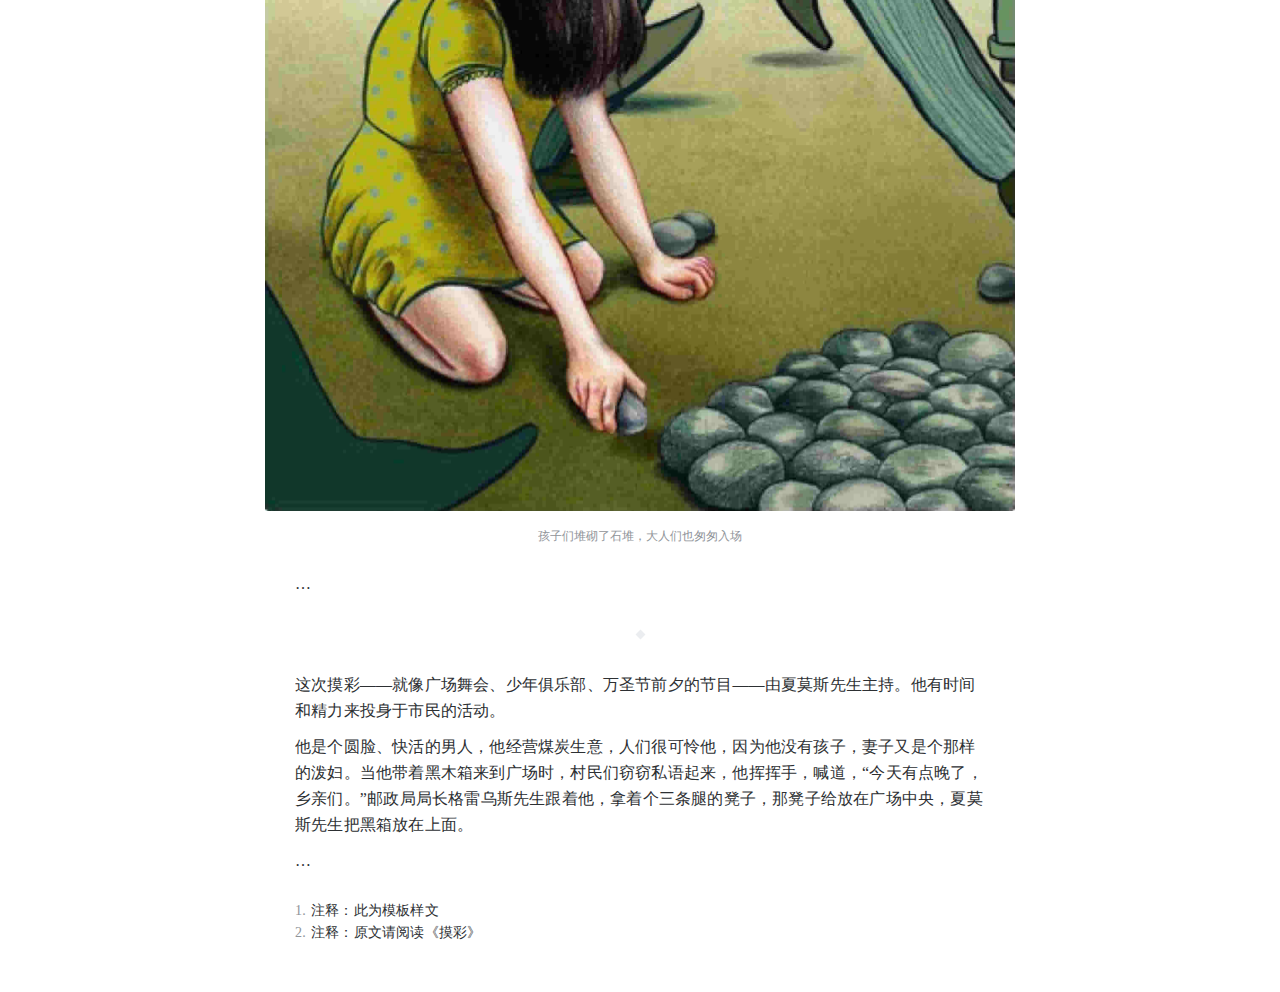
<file: templates/template07/index.html>
<!doctype html>
<html>
<head>
<meta charset="utf-8">
<meta name="viewport" content="width=device-width, initial-scale=1, user-scalable=no, minimum-scale=1.0, maximum-scale=1.0">
<meta name="format-detection" content="telephone=no">
<meta name="format-detection" content="email=no"/>
<link href="css/template07.css" rel="stylesheet" type="text/css" media="screen">
<script type="text/javascript" id="headscript">
window.onload=function(){
	var body = document.querySelectorAll("body")[0];
	var content = document.createElement('div');
		content.className = 'container';
		content.innerHTML = body.innerHTML;
		body.innerHTML = '';
		body.appendChild(content);
		document.querySelector("#headscript").remove();
}
</script>
<title>现代经典</title>
</head>
<body>
<header>
<img src="images/template07/header.jpg" scale="0.56">
</header>
<h1>摸彩</h1>
<address>
    <img src="images/template07/logo300x300.png">
    <h6>字里行间</h6>
    <time data-format="yy/MM/dd">16/06/23</time>
</address>
<blockquote>来自哥特小说女王雪莉·杰克逊的成名代表作，现代文学史上著名的短篇经典小说，在一个风和日丽的早晨，一个田园牧歌般的小镇，你且看，一群麻木如蛆的人上演的20世纪最惊悚的正义仪式……</blockquote>
<p>雪莉·杰克逊其他作品</p>
<ul>
    <li>山上闹鬼的房子</li>
    <li>我们一直住在城堡里</li>
    <li>就像妈妈以前做的</li>
</ul>
<h2>彩票</h2>
<h3>孙仲旭译</h3>
<p>6月27日的早晨晴朗无云，有着盛夏时节新鲜的温暖；花儿开得繁茂，草儿长得绿油油。十点钟左右，村里的人们开始在邮局和银行间的广场上聚集；有些城镇因为人太多，摸彩不得不花上两天，而且要在六月2日开始，但是在这个村子里，只有三百来人，摸彩的全程至多不会超过两小时，所以可以在早晨十点钟开始，并且仍能够让村民们准时回家吃上午饭。</p>
<p>……</p>
<figure>
    <img src="images/template07/image.jpg">
    <figcaption>孩子们堆砌了石堆，大人们也匆匆入场</figcaption>
</figure>
<p>…</p>
<hr>
<p>这次摸彩——就像广场舞会、少年俱乐部、万圣节前夕的节目——由夏莫斯先生主持。他有时间和精力来投身于市民的活动。</p>
<p>他是个圆脸、快活的男人，他经营煤炭生意，人们很可怜他，因为他没有孩子，妻子又是个那样的泼妇。当他带着黑木箱来到广场时，村民们窃窃私语起来，他挥挥手，喊道，“今天有点晚了，乡亲们。”邮政局局长格雷乌斯先生跟着他，拿着个三条腿的凳子，那凳子给放在广场中央，夏莫斯先生把黑箱放在上面。</p>
<p>…</p>
<ol>
    <li>注释：此为模板样文</li>
    <li>注释：原文请阅读《摸彩》</li>
</ol>
</body>
</html>
</file>
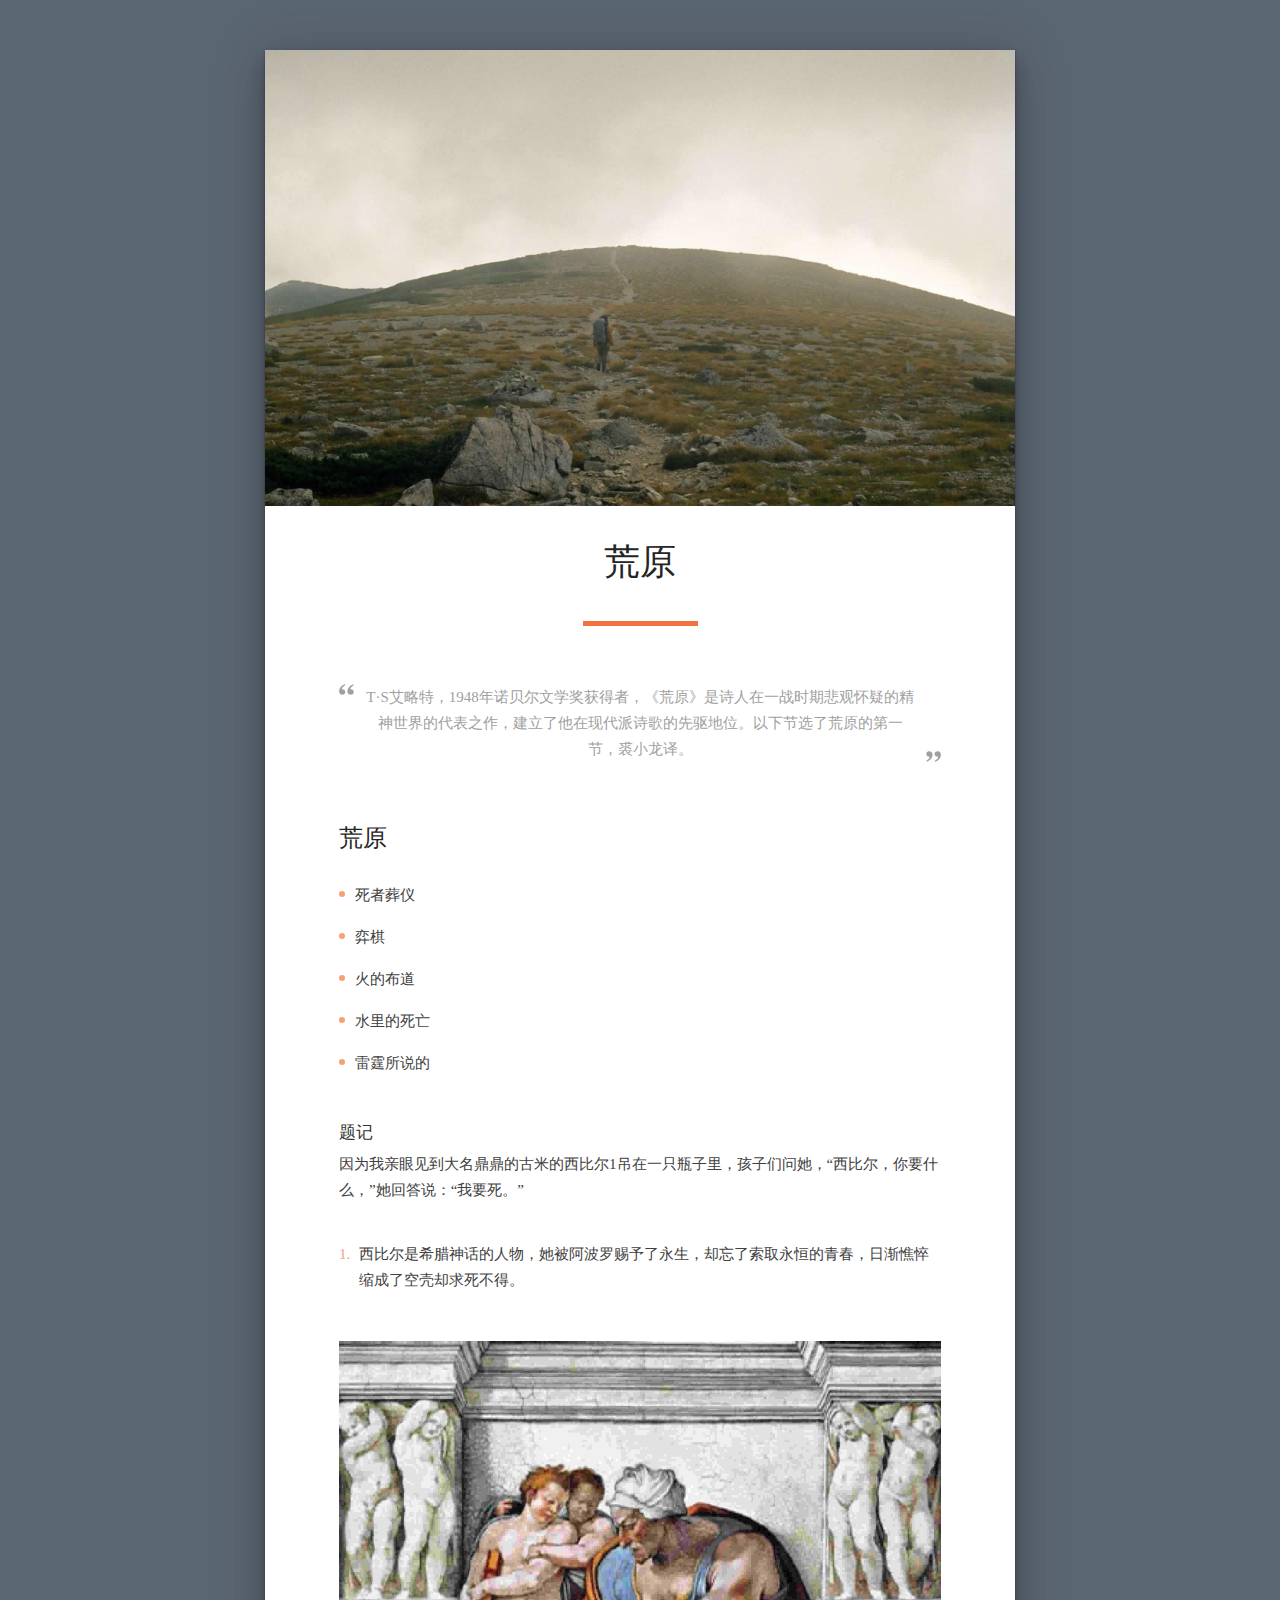
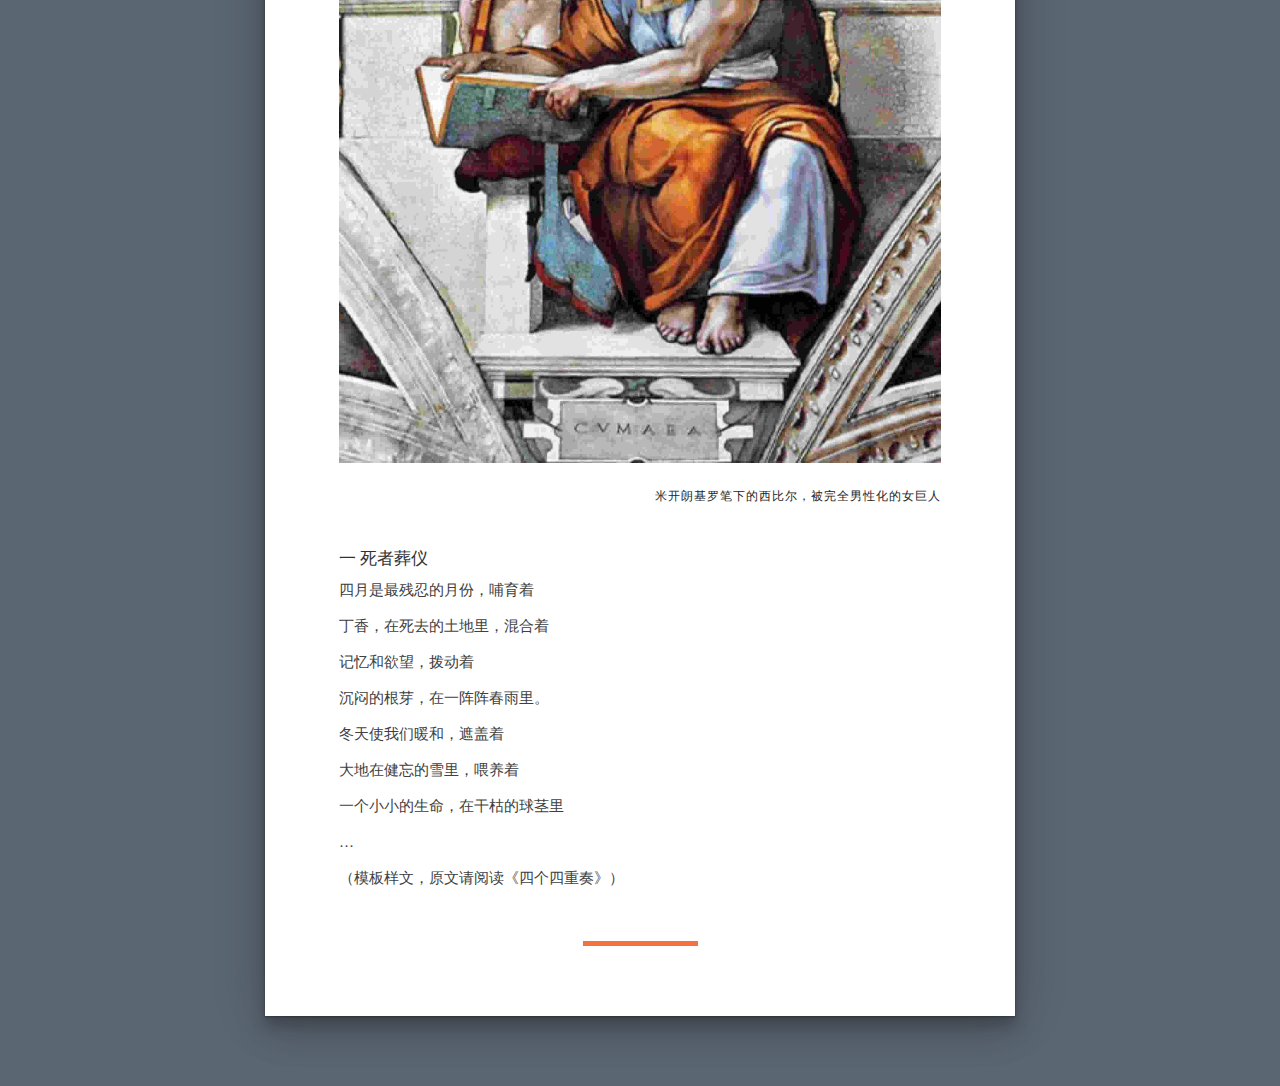
<file: templates/template08/index.html>
<!doctype html>
<html>
<head>
<meta charset="utf-8">
<meta name="viewport" content="width=device-width, initial-scale=1, user-scalable=no, minimum-scale=1.0, maximum-scale=1.0">
<meta name="format-detection" content="telephone=no">
<meta name="format-detection" content="email=no"/>
<link href="css/template08.css" rel="stylesheet" type="text/css" media="screen">
<script type="text/javascript" id="headscript">
window.onload=function(){
	var body =	document.querySelectorAll("body")[0];
	var content = document.createElement('div');
		content.className = 'container';
		content.innerHTML = body.innerHTML;
		body.innerHTML = '';
		body.appendChild(content);
		document.querySelector("#headscript").remove();
}
</script>
<title>惬读</title>
</head>
<body>
<header>
  <img src="images/template08/header.jpg">
</header>
<h1>荒原</h1>
<blockquote>T·S艾略特，1948年诺贝尔文学奖获得者，《荒原》是诗人在一战时期悲观怀疑的精神世界的代表之作，建立了他在现代派诗歌的先驱地位。以下节选了荒原的第一节，裘小龙译。</blockquote>
<h2>荒原</h2>
<ul>
    <li>死者葬仪</li>
    <li>弈棋</li>
    <li>火的布道</li>
    <li>水里的死亡</li>
    <li>雷霆所说的</li>
</ul>
<h3>题记</h3>
<p>因为我亲眼见到大名鼎鼎的古米的西比尔1吊在一只瓶子里，孩子们问她，“西比尔，你要什么，”她回答说：“我要死。”</p>
<ol>
    <li>西比尔是希腊神话的人物，她被阿波罗赐予了永生，却忘了索取永恒的青春，日渐憔悴缩成了空壳却求死不得。</li>
</ol>
<figure>
    <img src="images/template08/image.jpg">
    <figcaption>米开朗基罗笔下的西比尔，被完全男性化的女巨人</figcaption>
</figure>
<h3>一 死者葬仪</h3>
<p>四月是最残忍的月份，哺育着</p>
<p>丁香，在死去的土地里，混合着</p>
<p>记忆和欲望，拨动着</p>
<p>沉闷的根芽，在一阵阵春雨里。</p>
<p>冬天使我们暖和，遮盖着</p>
<p>大地在健忘的雪里，喂养着</p>
<p>一个小小的生命，在干枯的球茎里</p>
<p>…</p>
<p>（模板样文，原文请阅读《四个四重奏》）</p>
<address>    </address>
</body>
</html>
</file>
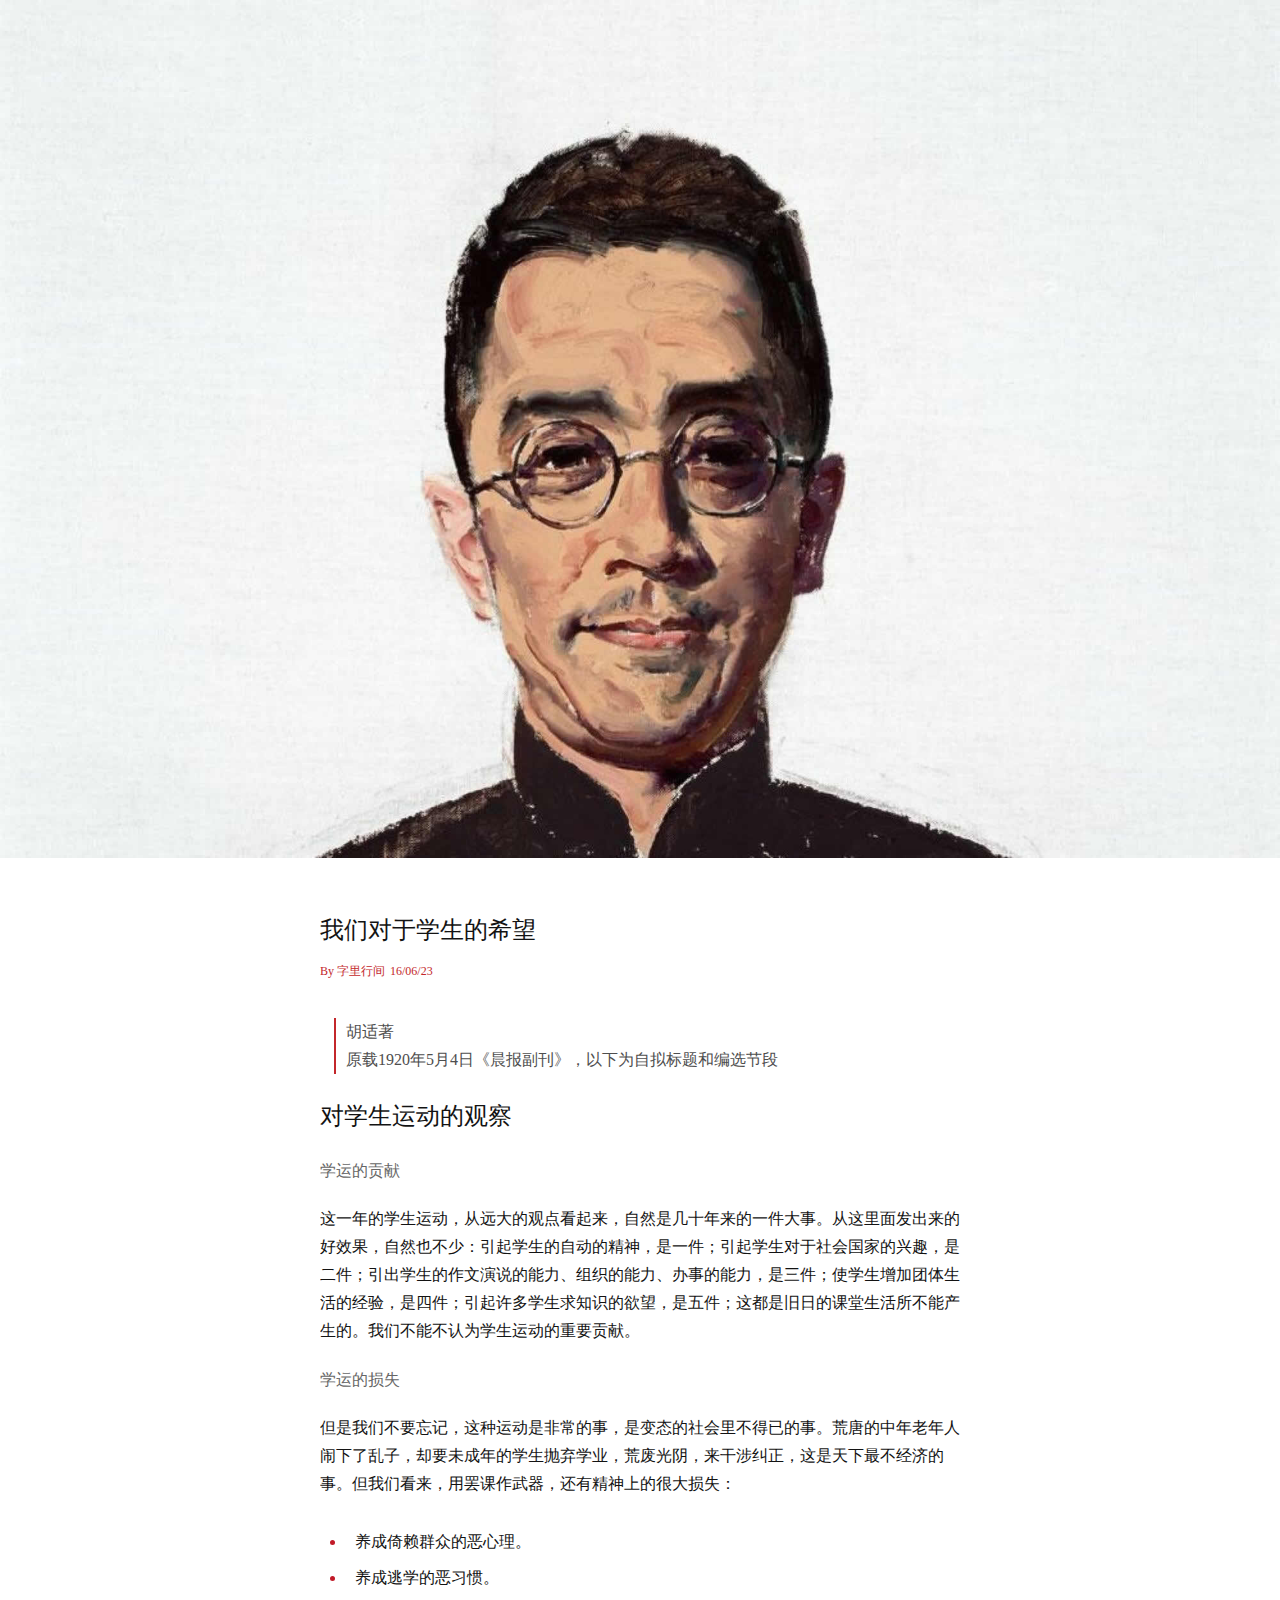
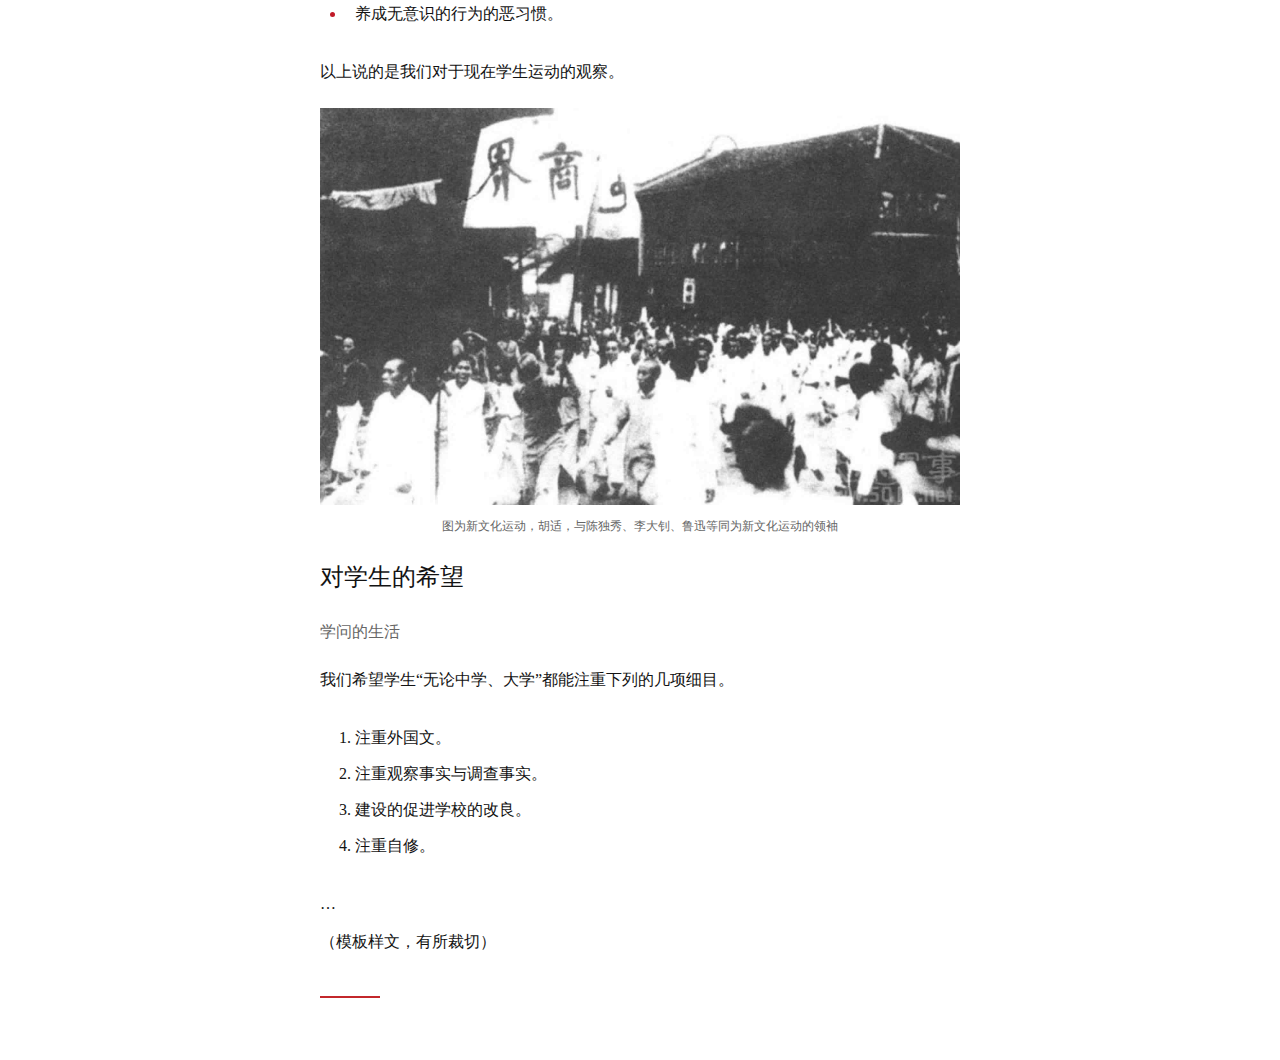
<file: templates/template09/index.html>
<!doctype html>
<html>
<head>
<meta charset="utf-8">
<meta name="viewport" content="width=device-width, initial-scale=1, user-scalable=no, minimum-scale=1.0, maximum-scale=1.0">
<meta name="format-detection" content="telephone=no">
<meta name="format-detection" content="email=no"/>
<link href="css/template09.css" rel="stylesheet" type="text/css" media="screen">
<title>赤红墨黑</title>
</head>
<body>
	<header><img src="images/template09/header.jpg" scale="0.67"></header>
    <h1>我们对于学生的希望</h1>
	<address>
	    <h6>By 字里行间</h6>
	    <time data-format="yy/MM/dd">16/06/23</time>
	</address>
    <blockquote>胡适著<br>原载1920年5月4日《晨报副刊》，以下为自拟标题和编选节段</blockquote>
    <h2>对学生运动的观察</h2>
    <h3>学运的贡献</h3>
    <p>这一年的学生运动，从远大的观点看起来，自然是几十年来的一件大事。从这里面发出来的好效果，自然也不少：引起学生的自动的精神，是一件；引起学生对于社会国家的兴趣，是二件；引出学生的作文演说的能力、组织的能力、办事的能力，是三件；使学生增加团体生活的经验，是四件；引起许多学生求知识的欲望，是五件；这都是旧日的课堂生活所不能产生的。我们不能不认为学生运动的重要贡献。</p>
    <h3>学运的损失</h3>
    <p>但是我们不要忘记，这种运动是非常的事，是变态的社会里不得已的事。荒唐的中年老年人闹下了乱子，却要未成年的学生抛弃学业，荒废光阴，来干涉纠正，这是天下最不经济的事。但我们看来，用罢课作武器，还有精神上的很大损失：</p>
    <ul>
        <li>养成倚赖群众的恶心理。</li>
        <li>养成逃学的恶习惯。</li>
        <li>养成无意识的行为的恶习惯。</li>
    </ul>
    <p>以上说的是我们对于现在学生运动的观察。</p>
    <figure>
        <img src="images/template09/image.jpg">
        <figcaption>图为新文化运动，胡适，与陈独秀、李大钊、鲁迅等同为新文化运动的领袖</figcaption>
    </figure>
    <h2>对学生的希望</h2>
    <h3>学问的生活</h3>
    <p>我们希望学生“无论中学、大学”都能注重下列的几项细目。</p>
    <ol>
        <li>注重外国文。</li>
        <li>注重观察事实与调查事实。</li>
        <li>建设的促进学校的改良。</li>
        <li>注重自修。</li>
    </ol>
    <p>…</p>
    <p>（模板样文，有所裁切）</p>
    <hr>
</body>
</html>
</file>
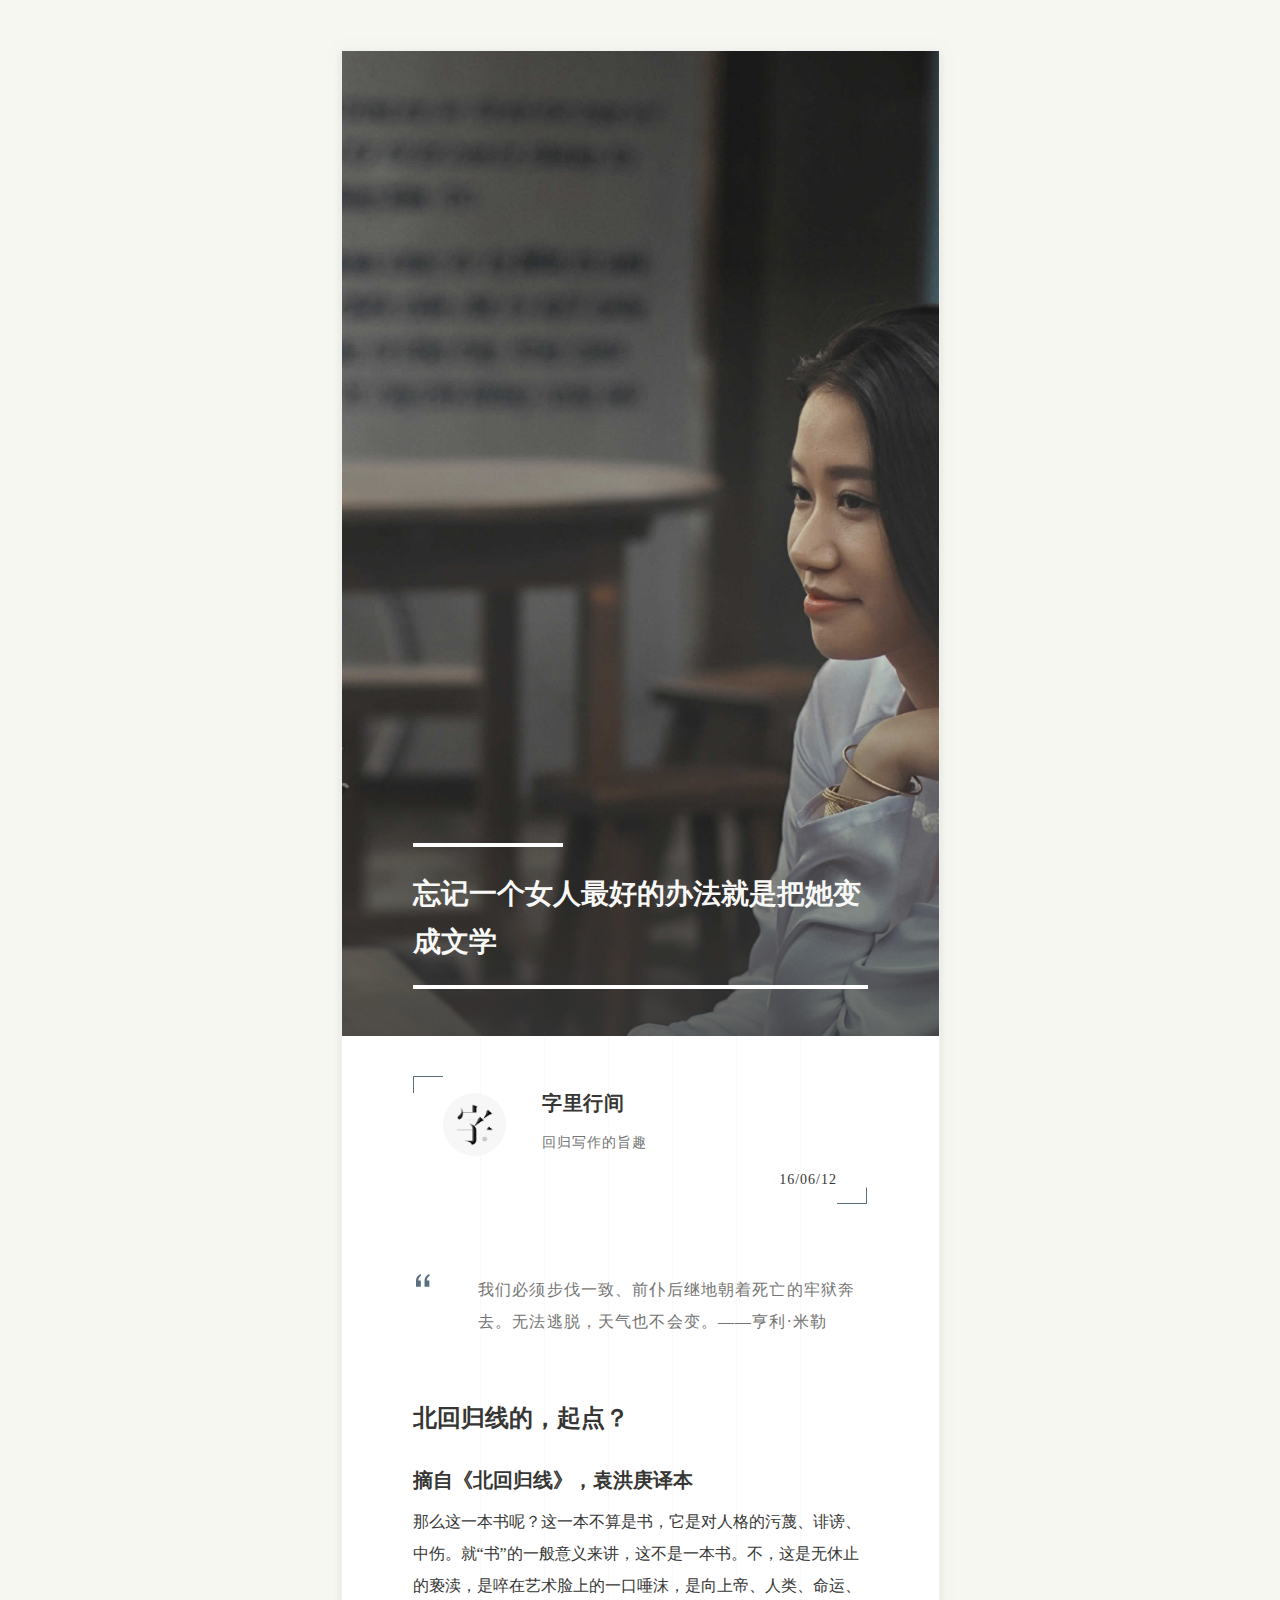
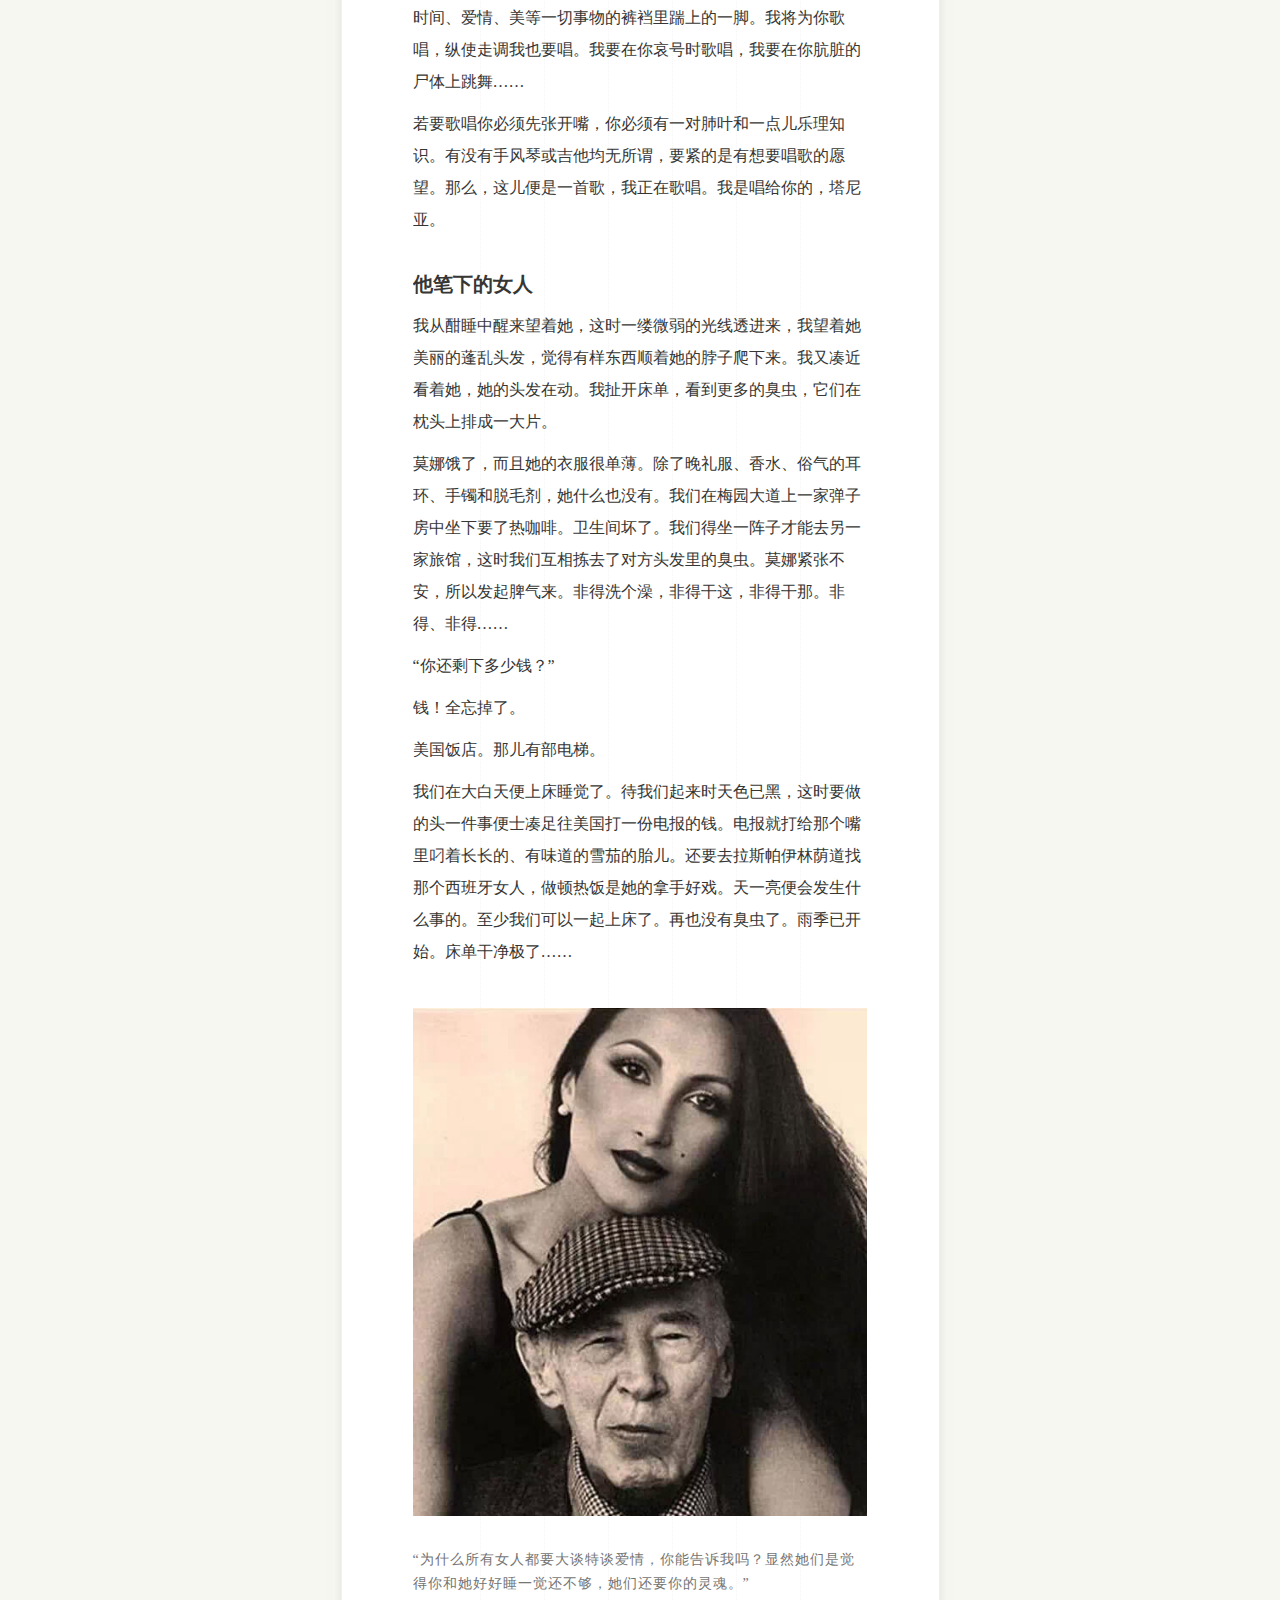
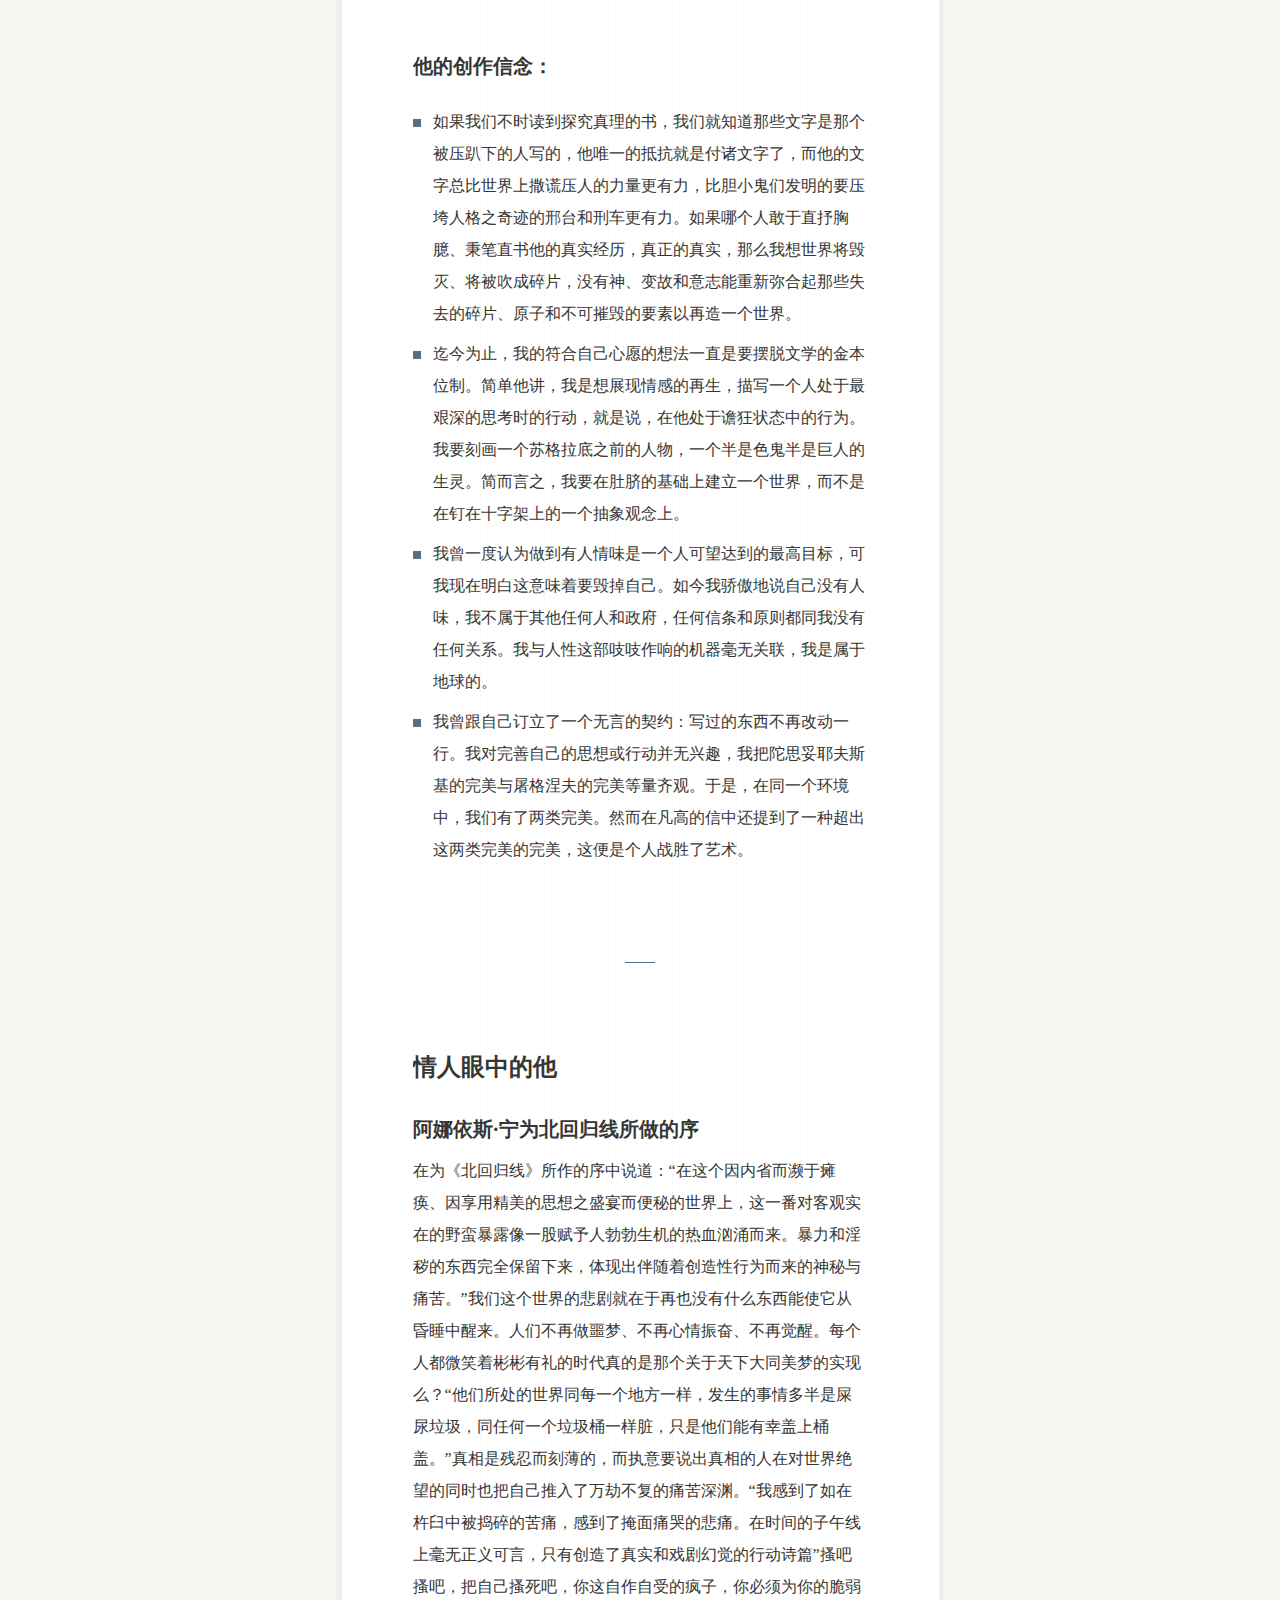
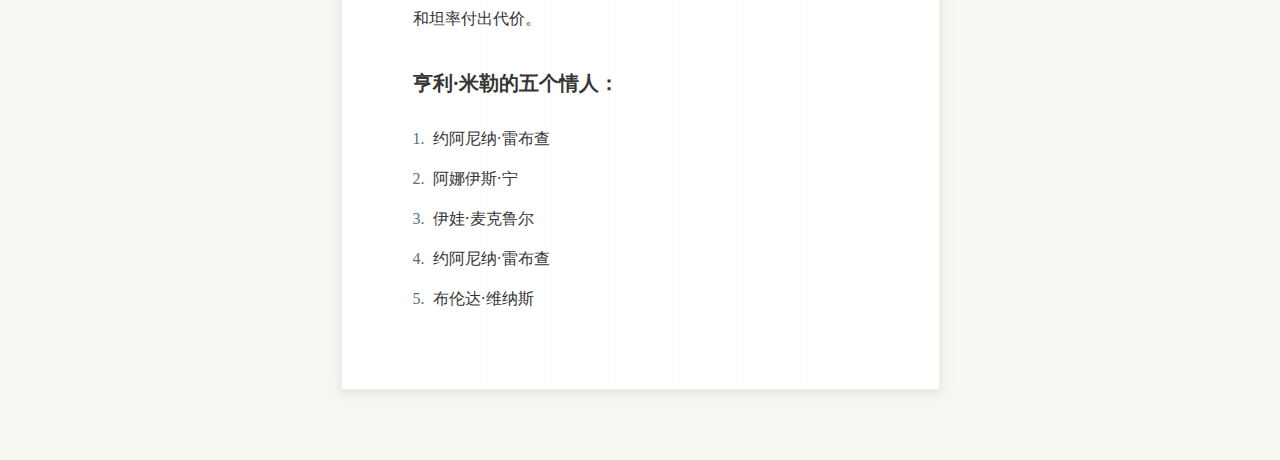
<file: templates/template10/index.html>
<!doctype html>
<html>
<head>
<meta charset="utf-8">
<meta name="viewport" content="width=device-width, initial-scale=1, user-scalable=no, minimum-scale=1.0, maximum-scale=1.0">
<meta name="format-detection" content="telephone=no">
<meta name="format-detection" content="email=no"/>
<link href="css/template10.css" rel="stylesheet" type="text/css" media="screen">
<script type="text/javascript" id="headscript">
window.onload=function(){
	var h1 = document.querySelectorAll("h1")[0];
	var header = document.querySelectorAll("header")[0];
	var body =	document.querySelectorAll("body")[0];
		header.appendChild(h1);
	var content = document.createElement('div');
		content.className = 'container';
		content.innerHTML = body.innerHTML;
		body.innerHTML = '';
		body.appendChild(content);
		document.querySelector("#headscript").remove();
}
</script>
<title>回归线</title>
</head>
<body>
<header>
  <img src="images/template10/header.jpg" scale="1.65">
</header>
<h1>忘记一个女人最好的办法就是把她变成文学</h1>
<address>
<img src="images/template10/logo300x300.png">
<h6>字里行间</h6>
<h5>回归写作的旨趣</h5>
<time data-format="yy/MM/dd">16/06/12</time>
</address>
<blockquote>我们必须步伐一致、前仆后继地朝着死亡的牢狱奔去。无法逃脱，天气也不会变。——亨利·米勒</blockquote>
<h2>北回归线的，起点？</h2>
<h3>摘自《北回归线》，袁洪庚译本</h3>
<p>那么这一本书呢？这一本不算是书，它是对人格的污蔑、诽谤、中伤。就“书”的一般意义来讲，这不是一本书。不，这是无休止的亵渎，是啐在艺术脸上的一口唾沫，是向上帝、人类、命运、时间、爱情、美等一切事物的裤裆里踹上的一脚。我将为你歌唱，纵使走调我也要唱。我要在你哀号时歌唱，我要在你肮脏的尸体上跳舞……</p>
<p>若要歌唱你必须先张开嘴，你必须有一对肺叶和一点儿乐理知识。有没有手风琴或吉他均无所谓，要紧的是有想要唱歌的愿望。那么，这儿便是一首歌，我正在歌唱。我是唱给你的，塔尼亚。</p>
<h3>他笔下的女人</h3>
<p>我从酣睡中醒来望着她，这时一缕微弱的光线透进来，我望着她美丽的蓬乱头发，觉得有样东西顺着她的脖子爬下来。我又凑近看着她，她的头发在动。我扯开床单，看到更多的臭虫，它们在枕头上排成一大片。</p>
<p>莫娜饿了，而且她的衣服很单薄。除了晚礼服、香水、俗气的耳环、手镯和脱毛剂，她什么也没有。我们在梅园大道上一家弹子房中坐下要了热咖啡。卫生间坏了。我们得坐一阵子才能去另一家旅馆，这时我们互相拣去了对方头发里的臭虫。莫娜紧张不安，所以发起脾气来。非得洗个澡，非得干这，非得干那。非得、非得……</p>
<p>“你还剩下多少钱？”</p>
<p>钱！全忘掉了。</p>
<p>美国饭店。那儿有部电梯。</p>
<p>我们在大白天便上床睡觉了。待我们起来时天色已黑，这时要做的头一件事便士凑足往美国打一份电报的钱。电报就打给那个嘴里叼着长长的、有味道的雪茄的胎儿。还要去拉斯帕伊林荫道找那个西班牙女人，做顿热饭是她的拿手好戏。天一亮便会发生什么事的。至少我们可以一起上床了。再也没有臭虫了。雨季已开始。床单干净极了……</p>
<figure>
    <img src="images/template10/image.jpg">
    <figcaption>“为什么所有女人都要大谈特谈爱情，你能告诉我吗？显然她们是觉得你和她好好睡一觉还不够，她们还要你的灵魂。”<br></figcaption>
</figure>
<h3>他的创作信念：</h3>
<ul>
    <li>如果我们不时读到探究真理的书，我们就知道那些文字是那个被压趴下的人写的，他唯一的抵抗就是付诸文字了，而他的文字总比世界上撒谎压人的力量更有力，比胆小鬼们发明的要压垮人格之奇迹的邢台和刑车更有力。如果哪个人敢于直抒胸臆、秉笔直书他的真实经历，真正的真实，那么我想世界将毁灭、将被吹成碎片，没有神、变故和意志能重新弥合起那些失去的碎片、原子和不可摧毁的要素以再造一个世界。</li>
    <li>迄今为止，我的符合自己心愿的想法一直是要摆脱文学的金本位制。简单他讲，我是想展现情感的再生，描写一个人处于最艰深的思考时的行动，就是说，在他处于谵狂状态中的行为。我要刻画一个苏格拉底之前的人物，一个半是色鬼半是巨人的生灵。简而言之，我要在肚脐的基础上建立一个世界，而不是在钉在十字架上的一个抽象观念上。</li>
    <li>我曾一度认为做到有人情味是一个人可望达到的最高目标，可我现在明白这意味着要毁掉自己。如今我骄傲地说自己没有人味，我不属于其他任何人和政府，任何信条和原则都同我没有任何关系。我与人性这部吱吱作响的机器毫无关联，我是属于地球的。</li>
    <li>我曾跟自己订立了一个无言的契约：写过的东西不再改动一行。我对完善自己的思想或行动并无兴趣，我把陀思妥耶夫斯基的完美与屠格涅夫的完美等量齐观。于是，在同一个环境中，我们有了两类完美。然而在凡高的信中还提到了一种超出这两类完美的完美，这便是个人战胜了艺术。</li>
</ul>
<hr>
<h2>情人眼中的他</h2>
<h3>阿娜依斯·宁为北回归线所做的序</h3>
<p>在为《北回归线》所作的序中说道：“在这个因内省而濒于瘫痪、因享用精美的思想之盛宴而便秘的世界上，这一番对客观实在的野蛮暴露像一股赋予人勃勃生机的热血汹涌而来。暴力和淫秽的东西完全保留下来，体现出伴随着创造性行为而来的神秘与痛苦。”我们这个世界的悲剧就在于再也没有什么东西能使它从昏睡中醒来。人们不再做噩梦、不再心情振奋、不再觉醒。每个人都微笑着彬彬有礼的时代真的是那个关于天下大同美梦的实现么？“他们所处的世界同每一个地方一样，发生的事情多半是屎尿垃圾，同任何一个垃圾桶一样脏，只是他们能有幸盖上桶盖。”真相是残忍而刻薄的，而执意要说出真相的人在对世界绝望的同时也把自己推入了万劫不复的痛苦深渊。“我感到了如在杵臼中被捣碎的苦痛，感到了掩面痛哭的悲痛。在时间的子午线上毫无正义可言，只有创造了真实和戏剧幻觉的行动诗篇”搔吧搔吧，把自己搔死吧，你这自作自受的疯子，你必须为你的脆弱和坦率付出代价。</p>
<h3>亨利·米勒的五个情人：</h3>
<ol>
    <li>约阿尼纳·雷布查</li>
    <li>阿娜伊斯·宁</li>
    <li>伊娃·麦克鲁尔</li>
    <li>约阿尼纳·雷布查</li>
    <li>布伦达·维纳斯</li>
</ol>
</body>
</html>
</file>
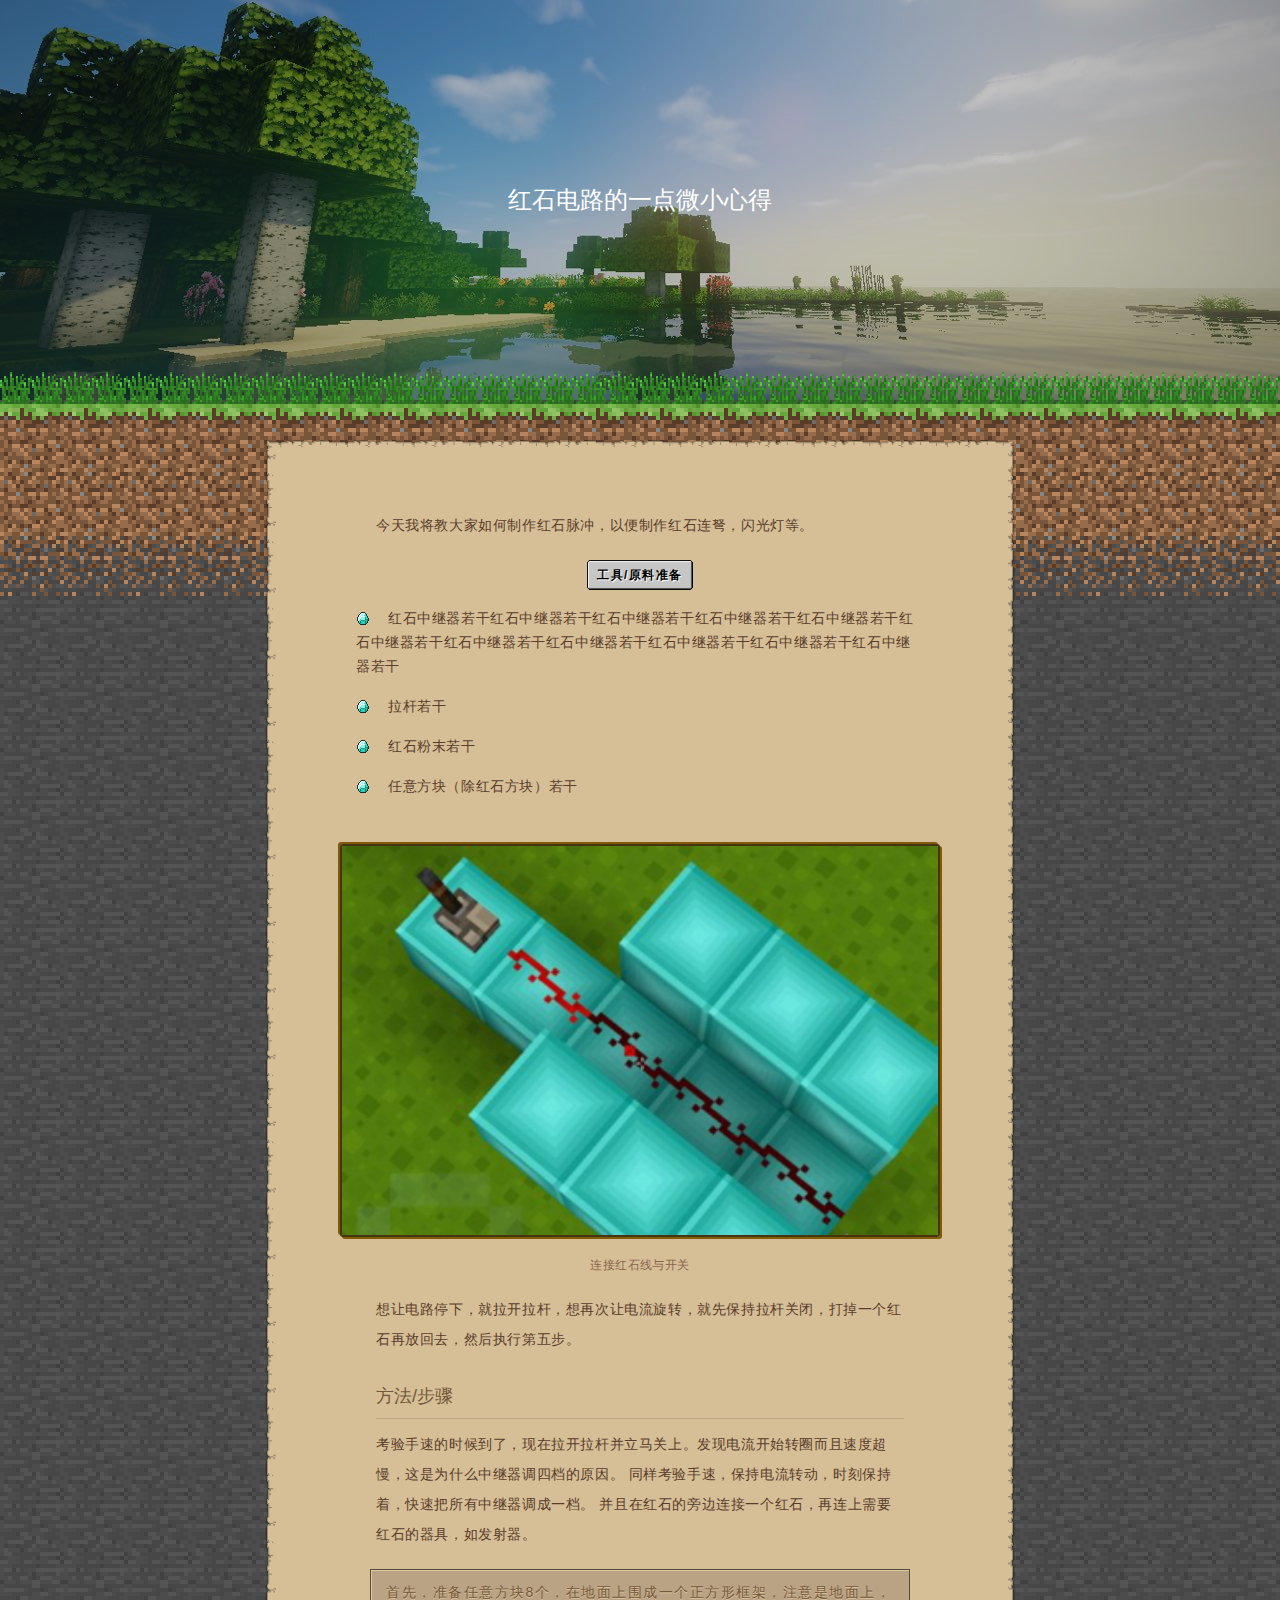
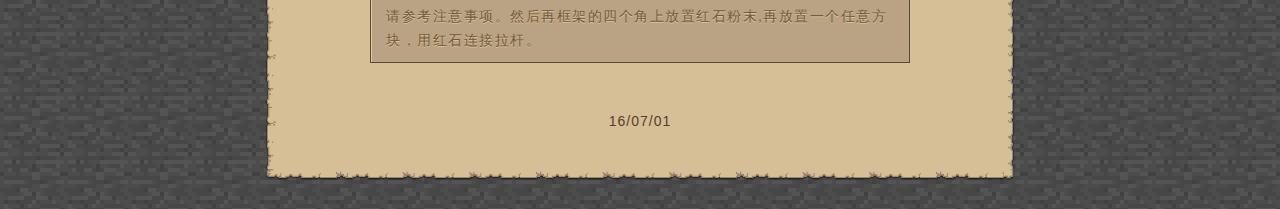
<file: templates/template12/index.html>
<!doctype html>
<html>
<head>
	<meta charset="utf-8">
	<meta name="viewport" content="width=device-width, initial-scale=1, user-scalable=no, minimum-scale=1.0, maximum-scale=1.0">
	<meta name="format-detection" content="telephone=no">
	<meta name="format-detection" content="email=no" />
	<link href="css/template12.css" rel="stylesheet" type="text/css" media="screen">
	<title>Minecraft</title>
	<script type="text/javascript" id="headscript">
	window.onload=function(){
		var h1 = document.querySelectorAll("h1")[0];
		var header = document.querySelectorAll("header")[0];
		var headerImg = document.querySelectorAll("header img")[0].getAttribute("src");
		var body =	document.querySelectorAll("body")[0];
		h1.style.marginTop='-'+(h1.clientHeight/2)+'px';
		header.remove();
		h1.remove();
		// header.removeChild(header.childNodes[0]);
		// h1.removeChild(h1.childNodes[0]);
		var content = document.createElement('div');
			content.className = 'container';
			content.innerHTML = body.innerHTML;
			body.innerHTML = '';
		var cover = document.createElement('div');
			cover.className = 'cover';
			cover.innerHTML = '';
			cover.innerHTML+='<header style="background-image: url('+headerImg+')">'
						   + h1.outerHTML
						   +'</header>'
						   +'<div class="blocks"></div>';
			body.appendChild(cover);
			body.appendChild(content);
			// document.querySelector("#headscript").remove();
	}
	</script>
</head>
<body>
	<header><img src="images/template12/header.jpg"></header>
	<h1>红石电路的一点微小心得</h1>
	<p>今天我将教大家如何制作红石脉冲，以便制作红石连弩，闪光灯等。</p>
	<h2>工具/原料准备</h2>

	<ul>
		<li>红石中继器若干红石中继器若干红石中继器若干红石中继器若干红石中继器若干红石中继器若干红石中继器若干红石中继器若干红石中继器若干红石中继器若干红石中继器若干</li>
		<li>拉杆若干</li>
		<li>红石粉末若干</li>
		<li>任意方块（除红石方块）若干</li>
	</ul>

	<figure>
		<img src="images/template12/testimage.jpg">
		<figcaption>连接红石线与开关</figcaption>
	</figure>

	<p>想让电路停下，就拉开拉杆，想再次让电流旋转，就先保持拉杆关闭，打掉一个红石再放回去，然后执行第五步。</p>

	<h3>方法/步骤</h3>

	<p>考验手速的时候到了，现在拉开拉杆并立马关上。发现电流开始转圈而且速度超慢，这是为什么中继器调四档的原因。
同样考验手速，保持电流转动，时刻保持着，快速把所有中继器调成一档。
并且在红石的旁边连接一个红石，再连上需要红石的器具，如发射器。</p>

	<blockquote>首先，准备任意方块8个，在地面上围成一个正方形框架，注意是地面上，请参考注意事项。然后再框架的四个角上放置红石粉末,再放置一个任意方块，用红石连接拉杆。 </blockquote>

	<address>
		<time data-format="yy/MM/dd">16/07/01</time>
	</address>
</body>
</html>
</file>
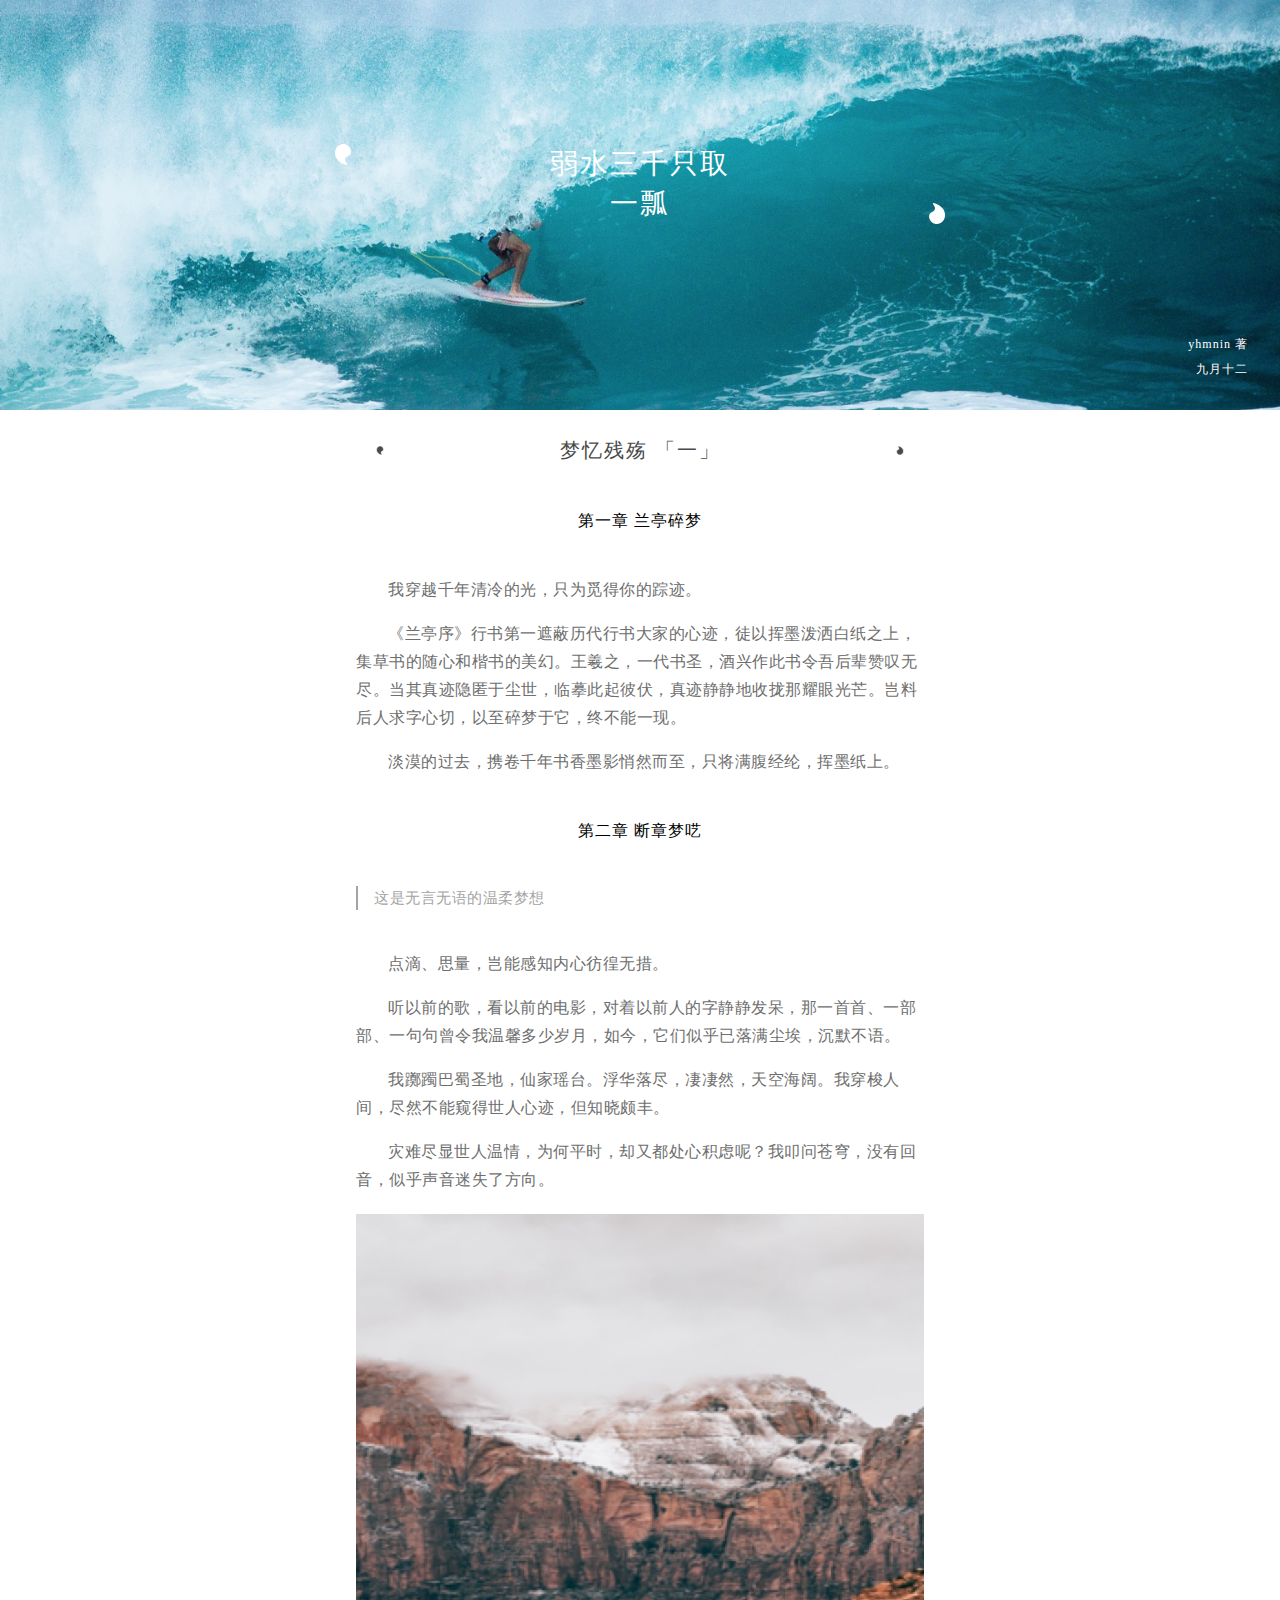
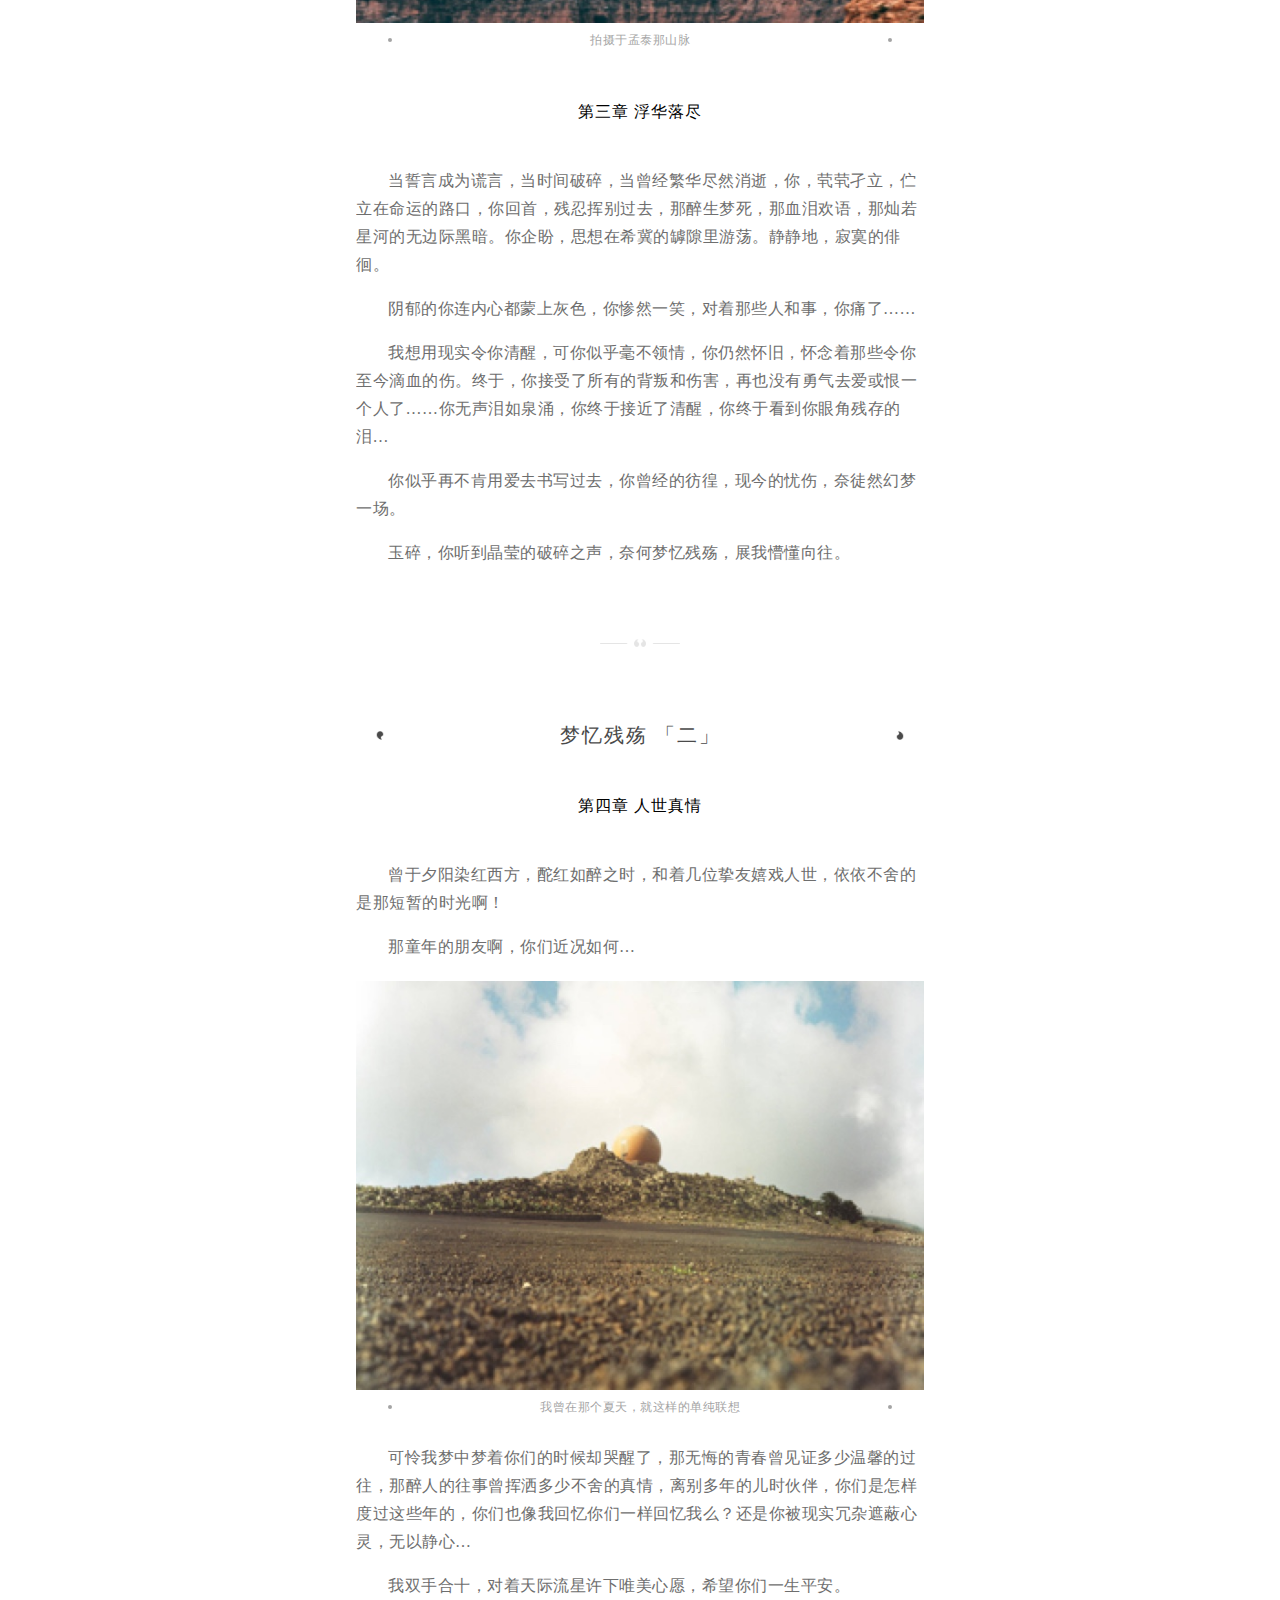
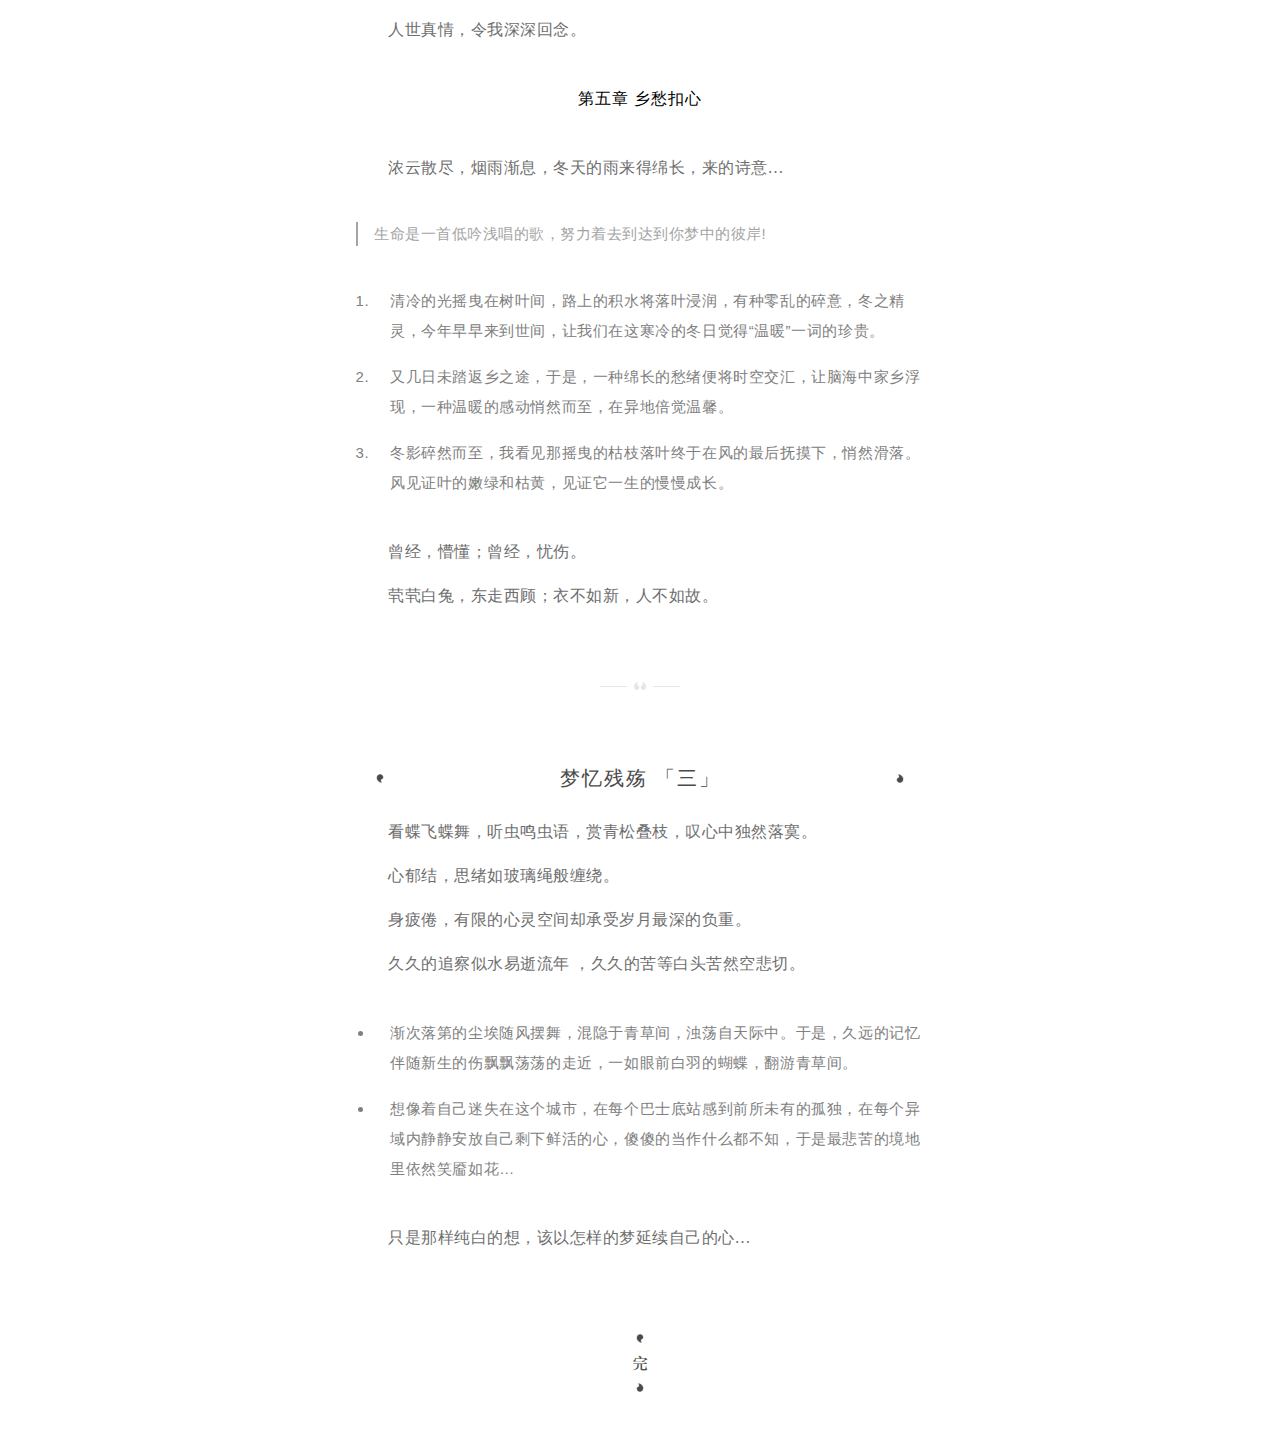
<file: templates/river/river.html>
<!doctype html>
<html>
<head>
<meta charset="utf-8">
<meta name="viewport" content="width=device-width, initial-scale=1, user-scalable=no, minimum-scale=1.0, maximum-scale=1.0">
<meta name="format-detection" content="telephone=no">
<meta name="format-detection" content="email=no"/>
<link href="css/river.css" rel="stylesheet" type="text/css" media="screen">
<title>弱水三千，只取一瓢</title>
<script>
var whenReady = (function() {    //这个函数返回whenReady()函数
    var funcs = [];             //当获得事件时，要运行的函数
    var ready = false;          //当触发事件处理程序时,切换为true
    
    //当文档就绪时,调用事件处理程序
    function handler(e) {
        if(ready) return;       //确保事件处理程序只完整运行一次
        
        //如果发生onreadystatechange事件，但其状态不是complete的话,那么文档尚未准备好
        if(e.type === 'onreadystatechange' && document.readyState !== 'complete') {
            return;
        }
        
        //运行所有注册函数
        //注意每次都要计算funcs.length
        //以防这些函数的调用可能会导致注册更多的函数
        for(var i=0; i<funcs.length; i++) {
            funcs[i].call(document);
        }
        //事件处理函数完整执行,切换ready状态, 并移除所有函数
        ready = true;
        funcs = null;
    }
    //为接收到的任何事件注册处理程序
    if(document.addEventListener) {
        document.addEventListener('DOMContentLoaded', handler, false);
        document.addEventListener('readystatechange', handler, false);            //IE9+
        window.addEventListener('load', handler, false);
    }else if(document.attachEvent) {
        document.attachEvent('onreadystatechange', handler);
        window.attachEvent('onload', handler);
    }
    //返回whenReady()函数
    return function whenReady(fn) {
        if(ready) { fn.call(document); }
        else { funcs.push(fn); }
    }

})();
whenReady(function() {
    var header = document.querySelector('header')
    var headerImg = document.querySelector('header img')
    var h1 = document.querySelector('h1')
    var address = document.querySelector('address')
    if(headerImg && headerImg.getAttribute('src')) {
        header.style.backgroundImage = 'url('+headerImg.getAttribute('src')+')'
        headerImg.parentNode.removeChild(headerImg)
        header.className='active'
    }
    header.appendChild(h1)
    header.appendChild(address)
    var end = document.createElement('div')
    end.innerHTML = '完'
    end.className="end"
    document.body.appendChild(end)
})
</script>
</head>
<body>
<header>
	<img src="./images/bg.jpg" alt="">
</header>
<h1>弱水三千只取一瓢</h1>
<address>
	<img src="./images/headImg.png"/>
	<h6>yhmnin 著</h6>
	<time data-format="简M月d日">九月十二</time>
</address>
<h2>梦忆残殇 「一」</h2>
<h3>第一章     兰亭碎梦</h3>
<p>我穿越千年清冷的光，只为觅得你的踪迹。</p>
<p>《兰亭序》行书第一遮蔽历代行书大家的心迹，徒以挥墨泼洒白纸之上，集草书的随心和楷书的美幻。王羲之，一代书圣，酒兴作此书令吾后辈赞叹无尽。当其真迹隐匿于尘世，临摹此起彼伏，真迹静静地收拢那耀眼光芒。岂料后人求字心切，以至碎梦于它，终不能一现。</p>
<p>淡漠的过去，携卷千年书香墨影悄然而至，只将满腹经纶，挥墨纸上。</p>
<h3>第二章     断章梦呓</h3>
<blockquote>这是无言无语的温柔梦想</blockquote>
<p>点滴、思量，岂能感知内心彷徨无措。</p>
<p>听以前的歌，看以前的电影，对着以前人的字静静发呆，那一首首、一部部、一句句曾令我温馨多少岁月，如今，它们似乎已落满尘埃，沉默不语。</p>
<p>我躑躅巴蜀圣地，仙家瑶台。浮华落尽，凄凄然，天空海阔。我穿梭人间，尽然不能窥得世人心迹，但知晓颇丰。</p>
<p>灾难尽显世人温情，为何平时，却又都处心积虑呢？我叩问苍穹，没有回音，似乎声音迷失了方向。</p>
<figure>
    <img src="./images/p1.jpg" alt="">
    <figcaption>拍摄于孟泰那山脉</figcaption>
</figure>
<h3>第三章     浮华落尽</h3>
<p>当誓言成为谎言，当时间破碎，当曾经繁华尽然消逝，你，茕茕孑立，伫立在命运的路口，你回首，残忍挥别过去，那醉生梦死，那血泪欢语，那灿若星河的无边际黑暗。你企盼，思想在希冀的罅隙里游荡。静静地，寂寞的俳徊。</p>
<p>阴郁的你连内心都蒙上灰色，你惨然一笑，对着那些人和事，你痛了……</p>
<p>我想用现实令你清醒，可你似乎毫不领情，你仍然怀旧，怀念着那些令你至今滴血的伤。终于，你接受了所有的背叛和伤害，再也没有勇气去爱或恨一个人了……你无声泪如泉涌，你终于接近了清醒，你终于看到你眼角残存的泪…</p>
<p>你似乎再不肯用爱去书写过去，你曾经的彷徨，现今的忧伤，奈徒然幻梦一场。</p>
<p>玉碎，你听到晶莹的破碎之声，奈何梦忆残殇，展我懵懂向往。</p>
<hr>
<h2>梦忆残殇 「二」</h2>
<h3>第四章      人世真情</h3>
<p>曾于夕阳染红西方，酡红如醉之时，和着几位挚友嬉戏人世，依依不舍的是那短暂的时光啊！</p>
<p>那童年的朋友啊，你们近况如何…</p>
<figure>
    <img src="./images/p2.jpg" alt="">
    <figcaption>我曾在那个夏天，就这样的单纯联想</figcaption>
</figure>
<p>可怜我梦中梦着你们的时候却哭醒了，那无悔的青春曾见证多少温馨的过往，那醉人的往事曾挥洒多少不舍的真情，离别多年的儿时伙伴，你们是怎样度过这些年的，你们也像我回忆你们一样回忆我么？还是你被现实冗杂遮蔽心灵，无以静心…</p>
<p>我双手合十，对着天际流星许下唯美心愿，希望你们一生平安。</p>
<p>人世真情，令我深深回念。</p>
<h3>第五章      乡愁扣心</h3>
<p>浓云散尽，烟雨渐息，冬天的雨来得绵长，来的诗意…</p>
<blockquote>生命是一首低吟浅唱的歌，努力着去到达到你梦中的彼岸!</blockquote>
<ol>
    <li>清冷的光摇曳在树叶间，路上的积水将落叶浸润，有种零乱的碎意，冬之精灵，今年早早来到世间，让我们在这寒冷的冬日觉得“温暖”一词的珍贵。</li>
    <li>又几日未踏返乡之途，于是，一种绵长的愁绪便将时空交汇，让脑海中家乡浮现，一种温暖的感动悄然而至，在异地倍觉温馨。</li>
    <li>冬影碎然而至，我看见那摇曳的枯枝落叶终于在风的最后抚摸下，悄然滑落。风见证叶的嫩绿和枯黄，见证它一生的慢慢成长。</li>
</ol>
<p>曾经，懵懂；曾经，忧伤。</p>
<p>茕茕白兔，东走西顾；衣不如新，人不如故。</p>
<hr>
<h2>梦忆残殇 「三」</h2>
<p>看蝶飞蝶舞，听虫鸣虫语，赏青松叠枝，叹心中独然落寞。</p>
<p>心郁结，思绪如玻璃绳般缠绕。</p>
<p>身疲倦，有限的心灵空间却承受岁月最深的负重。</p>
<p>久久的追察似水易逝流年 ，久久的苦等白头苦然空悲切。</p>
<ul>
    <li>渐次落第的尘埃随风摆舞，混隐于青草间，浊荡自天际中。于是，久远的记忆伴随新生的伤飘飘荡荡的走近，一如眼前白羽的蝴蝶，翻游青草间。</li>
    <li>想像着自己迷失在这个城市，在每个巴士底站感到前所未有的孤独，在每个异域内静静安放自己剩下鲜活的心，傻傻的当作什么都不知，于是最悲苦的境地里依然笑靥如花…</li>
</ul>
<p>只是那样纯白的想，该以怎样的梦延续自己的心…</p>
</body>
</html>
</file>
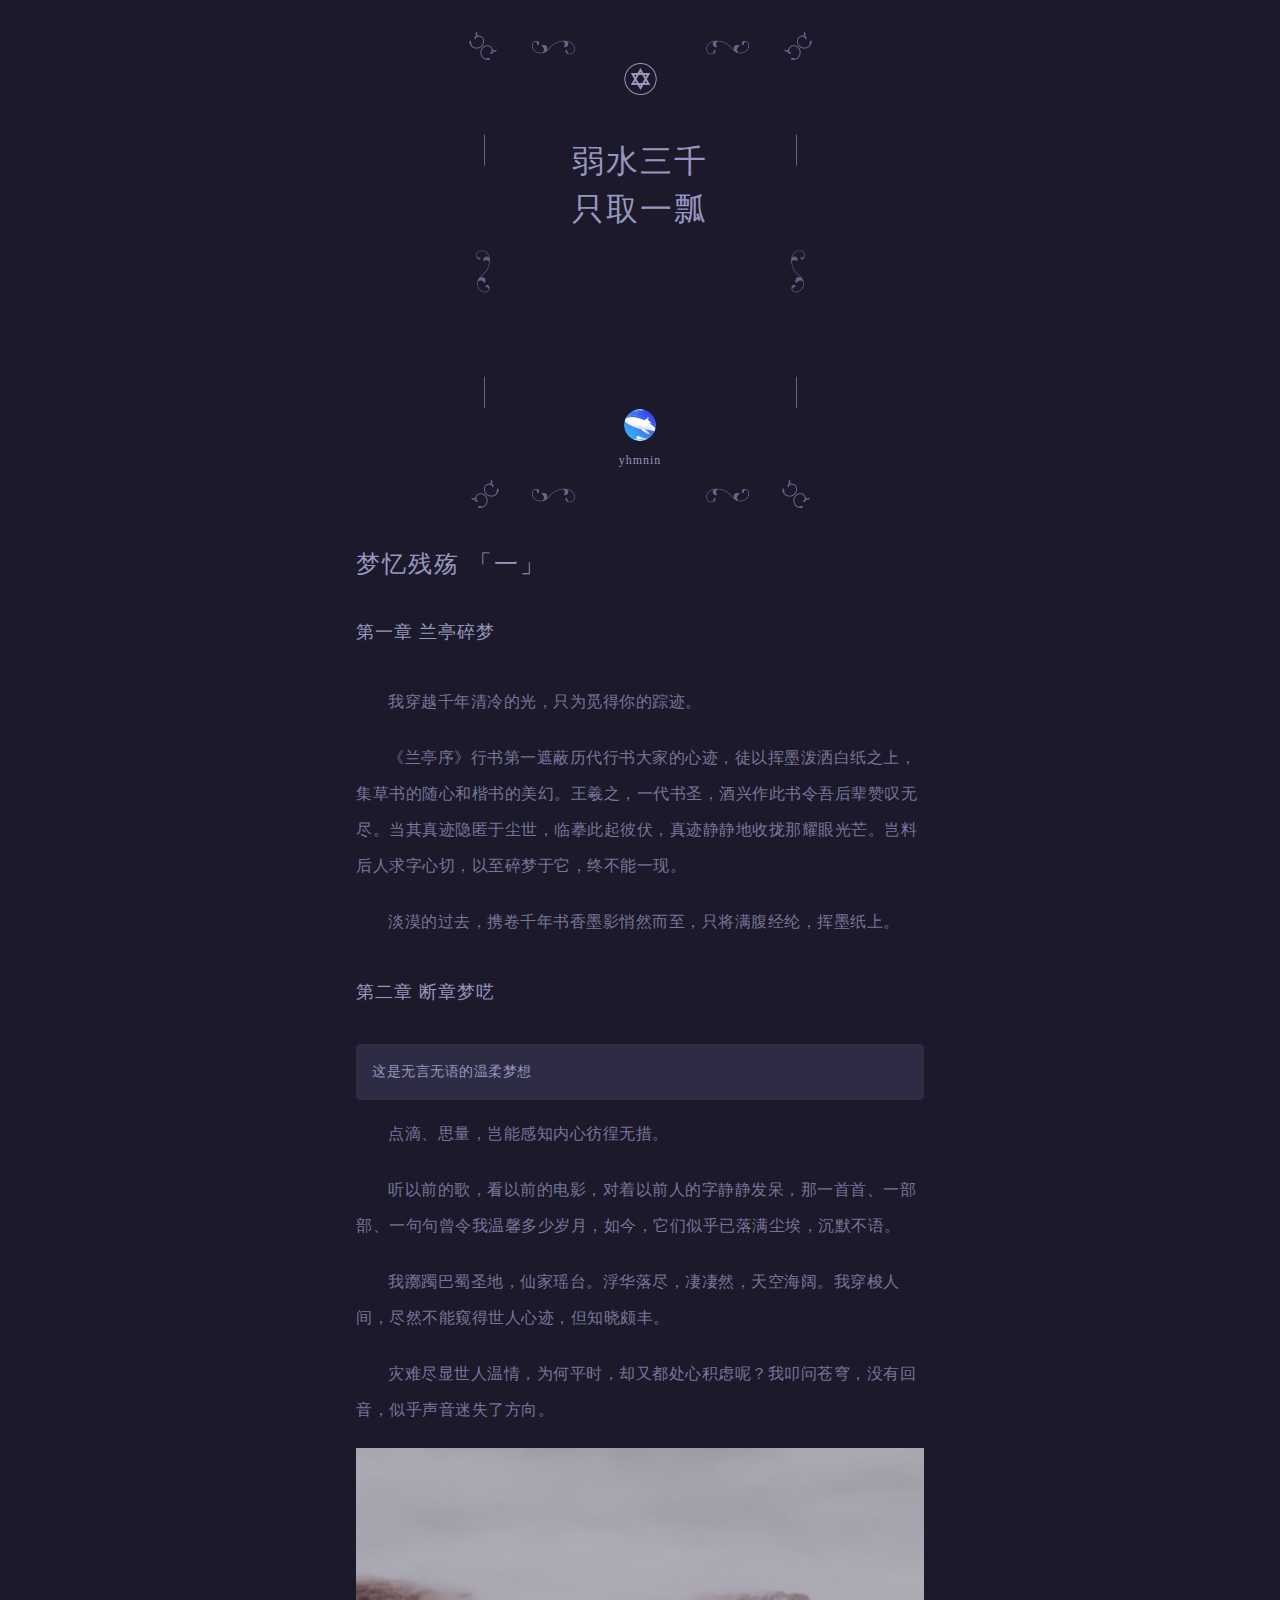
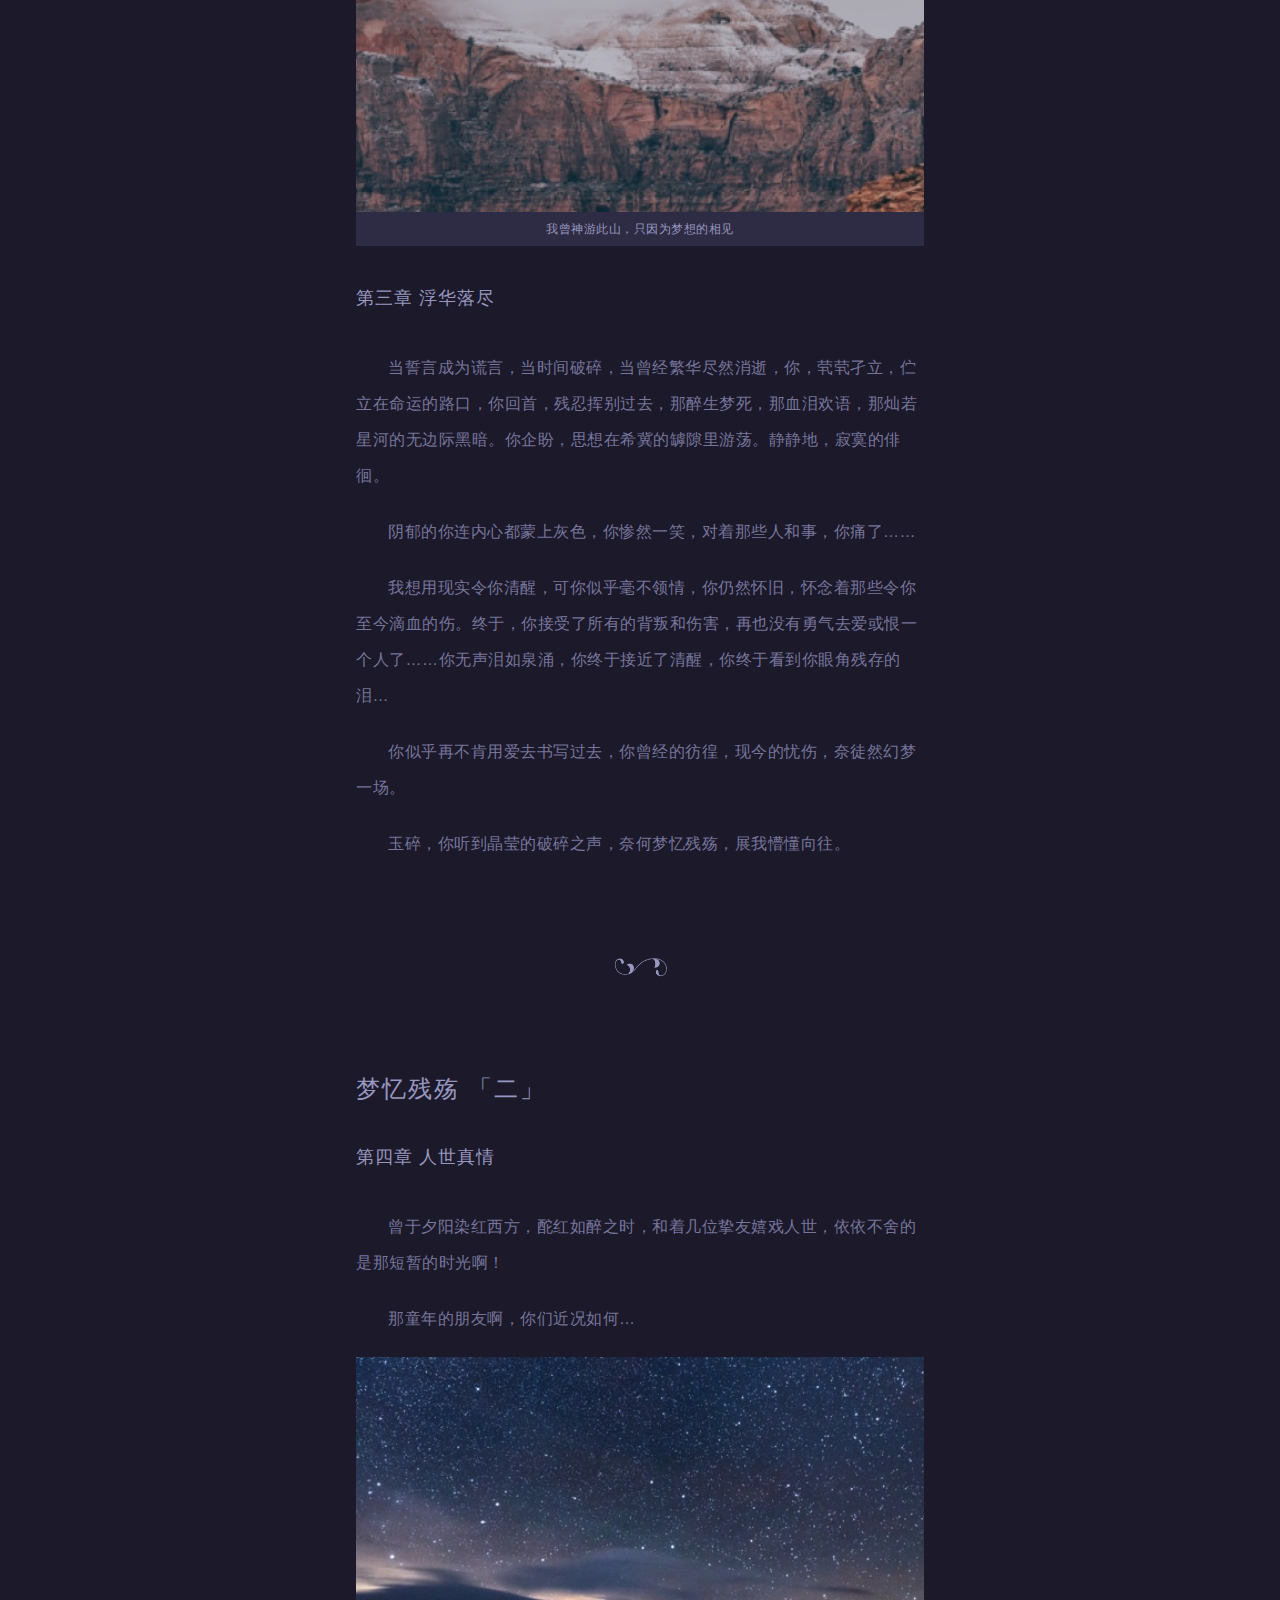
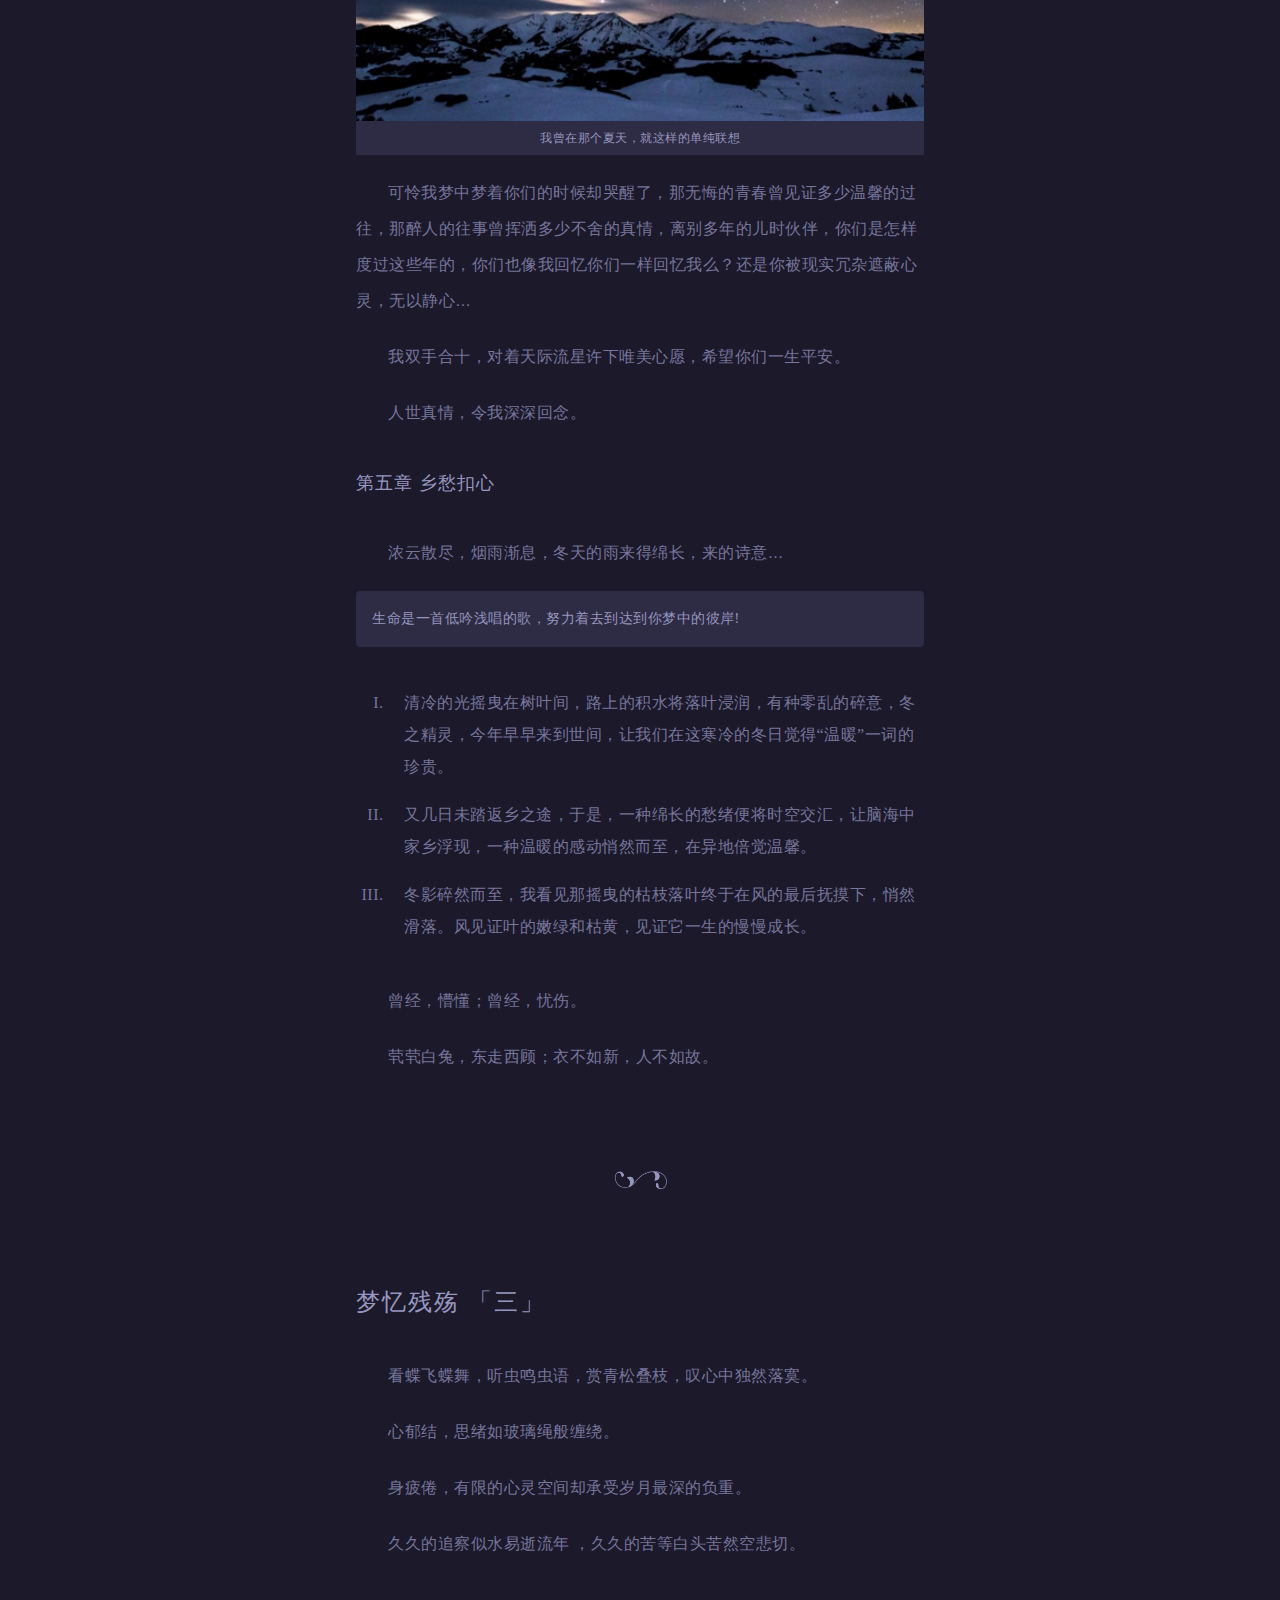
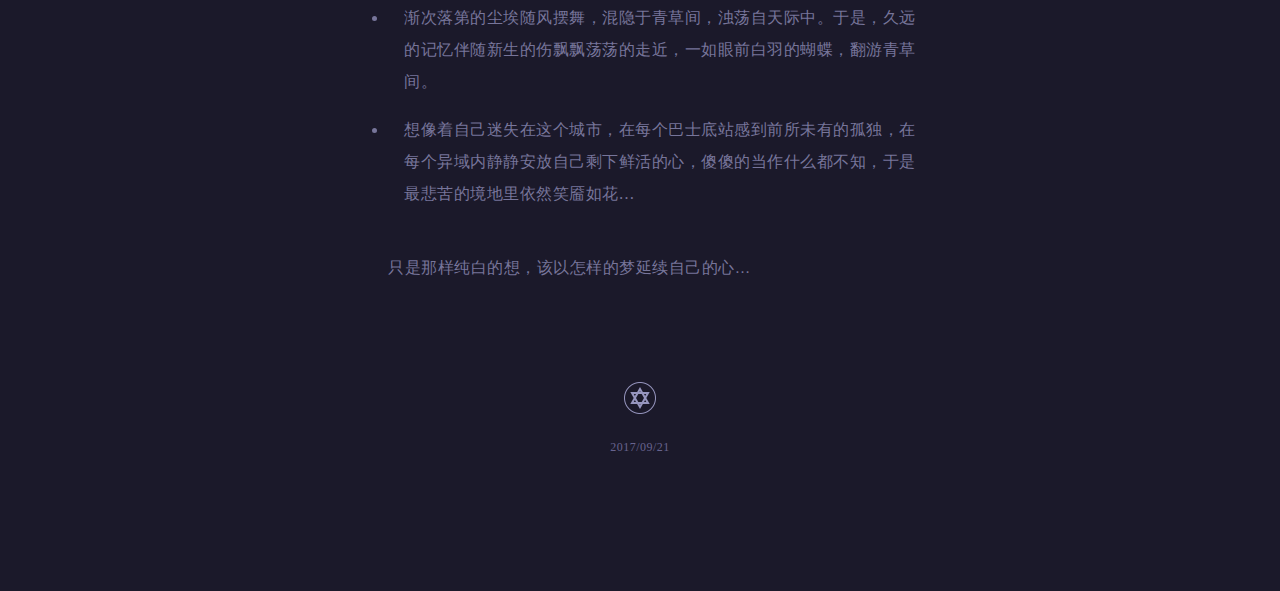
<file: templates/tarot2/tarot.html>
<!doctype html>
<html>
<head>
<meta charset="utf-8">
<meta name="viewport" content="width=device-width, initial-scale=1, user-scalable=no, minimum-scale=1.0, maximum-scale=1.0">
<meta name="format-detection" content="telephone=no">
<meta name="format-detection" content="email=no"/>
<link href="css/tarot.css" rel="stylesheet" type="text/css" media="screen">
<title>弱水三千，只取一瓢</title>
<script src="js/index.js"></script>
</head>
<body>
<header>
</header>
<h1>弱水三千只取一瓢</h1>
<address>
  <img src="./images/headImg.png"/>
  <h6>yhmnin</h6>
  <time data-format="yyyy/MM/dd">2017/09/21</time>
</address>
<h2>梦忆残殇 「一」</h2>
<h3>第一章     兰亭碎梦</h3>
<p>我穿越千年清冷的光，只为觅得你的踪迹。</p>
<p>《兰亭序》行书第一遮蔽历代行书大家的心迹，徒以挥墨泼洒白纸之上，集草书的随心和楷书的美幻。王羲之，一代书圣，酒兴作此书令吾后辈赞叹无尽。当其真迹隐匿于尘世，临摹此起彼伏，真迹静静地收拢那耀眼光芒。岂料后人求字心切，以至碎梦于它，终不能一现。</p>
<p>淡漠的过去，携卷千年书香墨影悄然而至，只将满腹经纶，挥墨纸上。</p>
<h3>第二章     断章梦呓</h3>
<blockquote>这是无言无语的温柔梦想</blockquote>
<p>点滴、思量，岂能感知内心彷徨无措。</p>
<p>听以前的歌，看以前的电影，对着以前人的字静静发呆，那一首首、一部部、一句句曾令我温馨多少岁月，如今，它们似乎已落满尘埃，沉默不语。</p>
<p>我躑躅巴蜀圣地，仙家瑶台。浮华落尽，凄凄然，天空海阔。我穿梭人间，尽然不能窥得世人心迹，但知晓颇丰。</p>
<p>灾难尽显世人温情，为何平时，却又都处心积虑呢？我叩问苍穹，没有回音，似乎声音迷失了方向。</p>
<figure>
    <img src="./images/image1.jpg" alt="">
    <figcaption>我曾神游此山，只因为梦想的相见</figcaption>
</figure>
<h3>第三章     浮华落尽</h3>
<p>当誓言成为谎言，当时间破碎，当曾经繁华尽然消逝，你，茕茕孑立，伫立在命运的路口，你回首，残忍挥别过去，那醉生梦死，那血泪欢语，那灿若星河的无边际黑暗。你企盼，思想在希冀的罅隙里游荡。静静地，寂寞的俳徊。</p>
<p>阴郁的你连内心都蒙上灰色，你惨然一笑，对着那些人和事，你痛了……</p>
<p>我想用现实令你清醒，可你似乎毫不领情，你仍然怀旧，怀念着那些令你至今滴血的伤。终于，你接受了所有的背叛和伤害，再也没有勇气去爱或恨一个人了……你无声泪如泉涌，你终于接近了清醒，你终于看到你眼角残存的泪…</p>
<p>你似乎再不肯用爱去书写过去，你曾经的彷徨，现今的忧伤，奈徒然幻梦一场。</p>
<p>玉碎，你听到晶莹的破碎之声，奈何梦忆残殇，展我懵懂向往。</p>
<hr>
<h2>梦忆残殇 「二」</h2>
<h3>第四章      人世真情</h3>
<p>曾于夕阳染红西方，酡红如醉之时，和着几位挚友嬉戏人世，依依不舍的是那短暂的时光啊！</p>
<p>那童年的朋友啊，你们近况如何…</p>
<figure>
    <img src="./images/image2.jpg" alt="">
    <figcaption>我曾在那个夏天，就这样的单纯联想</figcaption>
</figure>
<p>可怜我梦中梦着你们的时候却哭醒了，那无悔的青春曾见证多少温馨的过往，那醉人的往事曾挥洒多少不舍的真情，离别多年的儿时伙伴，你们是怎样度过这些年的，你们也像我回忆你们一样回忆我么？还是你被现实冗杂遮蔽心灵，无以静心…</p>
<p>我双手合十，对着天际流星许下唯美心愿，希望你们一生平安。</p>
<p>人世真情，令我深深回念。</p>
<h3>第五章      乡愁扣心</h3>
<p>浓云散尽，烟雨渐息，冬天的雨来得绵长，来的诗意…</p>
<blockquote>生命是一首低吟浅唱的歌，努力着去到达到你梦中的彼岸!</blockquote>
<ol>
    <li>清冷的光摇曳在树叶间，路上的积水将落叶浸润，有种零乱的碎意，冬之精灵，今年早早来到世间，让我们在这寒冷的冬日觉得“温暖”一词的珍贵。</li>
    <li>又几日未踏返乡之途，于是，一种绵长的愁绪便将时空交汇，让脑海中家乡浮现，一种温暖的感动悄然而至，在异地倍觉温馨。</li>
    <li>冬影碎然而至，我看见那摇曳的枯枝落叶终于在风的最后抚摸下，悄然滑落。风见证叶的嫩绿和枯黄，见证它一生的慢慢成长。</li>
</ol>
<p>曾经，懵懂；曾经，忧伤。</p>
<p>茕茕白兔，东走西顾；衣不如新，人不如故。</p>
<hr>
<h2>梦忆残殇 「三」</h2>
<p>看蝶飞蝶舞，听虫鸣虫语，赏青松叠枝，叹心中独然落寞。</p>
<p>心郁结，思绪如玻璃绳般缠绕。</p>
<p>身疲倦，有限的心灵空间却承受岁月最深的负重。</p>
<p>久久的追察似水易逝流年 ，久久的苦等白头苦然空悲切。</p>
<ul>
    <li>渐次落第的尘埃随风摆舞，混隐于青草间，浊荡自天际中。于是，久远的记忆伴随新生的伤飘飘荡荡的走近，一如眼前白羽的蝴蝶，翻游青草间。</li>
    <li>想像着自己迷失在这个城市，在每个巴士底站感到前所未有的孤独，在每个异域内静静安放自己剩下鲜活的心，傻傻的当作什么都不知，于是最悲苦的境地里依然笑靥如花…</li>
</ul>
<p>只是那样纯白的想，该以怎样的梦延续自己的心…</p>
</body>
</html>
</file>
<file: templates/spring/css/spring.css>
@charset "utf-8";
* {
	box-sizing:border-box;
	-moz-box-sizing:
	border-box;
	-webkit-box-sizing:border-box;
}
html{
	-webkit-text-size-adjust:none;
	-ms-text-size-adjust:100%;
	-ms-touch-action:none;
	margin:0;
	padding:0;
	height:100%;
}
body{
	-webkit-overflow-scrolling:touch;
	-webkit-font-smoothing:antialiased;
	font-size:62.5%;
	margin:0;
	word-break:break-word;
	background-color:#fffdf9;
	text-align: center;
	padding: 20px 10px 0;
}

a,
a:link,
a:visited,
a:active {
	color:#3a7bf7;
	-webkit-touch-callout:none;
	text-decoration:none;
	outline:none;
	cursor:pointer;
}
a:hover{
	color:#5991fa;
}
img,
p,
figure,
h2,
h3,
pre,
pre code{ 
	display:block;
	overflow:hidden;
}
img {
	border:0;
	margin:0px;
}
address {
	font-style:normal;
}

h1,
h2,
h3,
h6{
	font-weight:normal;
}

h1 {
	font-family: "HYa4gj";
	font-size: 37px;
	font-weight: normal;
	line-height: 43px;
	color:#000;
}
h2,h3 {
	font-family: "HYa4gj";
	font-size: 25px;
	color: #000;
	text-align: center;
}
h2 {
	display: inline-block;
	border:20px solid;
	padding: 0 37px;
	border-image: url(../images/spring/title-border@2x.png) 40 40 40 40;
}
p {
	font-family: "HYa1gj";
	font-size:17px;
	color:#000;
	line-height: 32px; 
	letter-spacing: .6px;
	text-align: left;
}
blockquote {
	font-family: "HYa1gj";
	font-size: 17px;
	width: 295px;
	color:#7D7D7D;
	line-height: 32px;
	letter-spacing: .6px;
	margin:50px auto;
	position: relative;
}
blockquote:after,blockquote:before {
	content: '';
	display: block;
	position: absolute;
	width: 10px;
	height: 10px;
	border:1.5px solid #b00;
}
blockquote:before {
	left: -15px;
	top: -14px;
}
blockquote:after {
	right: -18px;
	bottom:-20px;
}
hr {
	width: 23px;
	height: 24px;
	background: url(../images/spring/hr.png);
	background-size: cover;
	border:none;
	margin: 30px auto;
}
ul {
	padding-left: 16px;
}
ol {
	padding-left: 33px;
}
li {
	font-family: "HYa1gj";
}
ul li,ol li {
	font-size: 17px;
	color: #000;
	letter-spacing: .6px;
	line-height: 32px;
	list-style-type: none;
	position: relative;
	text-align: left;
}
ol li {
	list-style-type: decimal;
}
pre {
	margin:20px 30px;
	padding:10px;
	display: block; 
	background-color: #fafafa; 
	border: 1px solid hsl(0, 0%, 90%);
	border-radius: 5px;
	overflow: hidden;
	text-align: left;/*max-width:768px;*/
}
code {
	text-align:left;
	background-color: transparent !important;
	white-space: pre-wrap;
	font: normal 14px Consolas, Monaco, monospace;
}
p code{
	background-color:#fafafa !important;
	border: 1px solid hsl(0, 0%, 90%);
	border-radius: 5px !important;
	white-space: normal !important;
	padding: 0px 5px;
}
ul li:before {
	content: '';
	display: block;
	width: 6px;
	height: 6px;
	background: #b00;
	position: absolute;
	left: -16px;
	top: 13px;
}
.header {
	width: 349px;
	position: relative;
	margin-left: auto;
	margin-right: auto;
	border:44px solid;
	border-image:url(../images/spring/head-border@2x.png) 88 88 88 88;
	margin-bottom: 85px;
}
header {
	display: none;
}
figure {
	//width: 335px;
	margin:20px auto 50px auto;
	position: relative;
	padding: 0;
	overflow: visible;
	border:20px solid;
	border-image:url(../images/spring/figure-border.png) 40 40 40 40;
}
figure img {
	width: 100%;
	max-width: 100%;
}
figcaption {
	margin-top: 30px;
	color: #7d7d7d;
	font-size: 15px;
	font-family: "HYa1gj";
	position: absolute;
	bottom:-45px;
}
time {
	display: none;
}
.china-date {
	width: 132px;
	height: 322px;
	border-right:1px solid #b00;
	position: absolute;
	left: -41px;
	top: -44px;
	text-align: center;
}
.year {
	display: inline-block;
	padding: 4px 13px 4px 14px;
	font-size: 20px;
	color: #b00;
	font-family: "Source-Han-Serif-CN-SemiBold";
	background: #f4eee0;
	border-radius: 28px;
		margin-top: 60px;
	margin-bottom: 20px;
}
.week,.china-year {
	font-family: "HYa1gj";
	font-size: 20px;
	color: #b00;
	line-height: 20px;
}
.week {	
	display: inline-block;
	width: 20px;
	vertical-align: top;
	margin-left: 10px;
}
.china-year {
	display: inline-block;
	width: 20px;
	vertical-align: top;
}
.world-date {
	width: 212px;
	position: absolute;
	right: -41px;
	top: 15px;
	//margin-left: 86px;
}
.world-date .date {
	font-size: 110px;
	font-family: "Source-Han-Serif-CN-SemiBold";
	color: #b00;
	text-align: center;
	margin-bottom: 50px;
}
.world-date .month {
	text-align: center;
	font-size: 40px;
	color: #b00;
	font-family: "HYa1gj";
}
h1 {
	margin-top: 0;
	margin-bottom: 0;
	border-top:1px solid #b00;
	width: 349px;
	padding: 20px;
	margin-left: -44px;
	text-align: left;
}
h6 {
	font-family: "HYa1gj";
	margin:0 0 0 -20px; 
	height: 30px;
	line-height: 30px;
	font-size: 20px;
	color: #b00;
	vertical-align: middle;
	text-align: left;
}
h6 img {
	float: left;
	vertical-align: middle;
	margin-right: 10px;
	width: 30px;
	height: 30px;
	border-radius: 50%;
}
address {
	height: 278px;
}

@media screen and (max-height:569px) {
	address {
		height: 248px;
	}
	.year {
		margin-top: 40px;
	}
	.china-date {
		height: 292px;
	}
	.world-date .date {
		margin-bottom: 20px;
	}
}

@media screen and (max-height:500px) {
	h1 {
		font-size: 27px;
		line-height: 37px;
		padding: 10px;
	}
	address {
		height: 220px;
	}
	.china-date {
		height: 264px;
	}
}

@media screen and (max-width:369px) {
	blockquote {
		width: 200px;
		margin-top: 30px;
		margin-bottom: 30px;
	}
	.header,h1 {
		width:300px;
	}
	.world-date {
		width: 184px;
	}
	.china-date {
		width: 110px;
	}
}
@media screen and (min-width:414px) {
	blockquote {
		width: 334px;
	}
	.header,h1 {
		width: 394px;
	}
	.world-date {
		width: 256px;
	}
}

@media screen and (min-width:512px){

	p,
	h2,
	h3,
	ul,
	ol,
	figure,
	address,
	.footbar,
	pre {
		max-width:512px;
		margin-left: auto;
		margin-right: auto;
	}
}
</file>
<file: templates/summer/css/summer.css>
/*base*/
* {
	box-sizing:border-box;
	-moz-box-sizing:
	border-box;
	-webkit-box-sizing:border-box;
}
html{
	-webkit-text-size-adjust:none;
	-ms-text-size-adjust:100%;
	-ms-touch-action:none;
	margin:0;
	padding:0;
	height:100%;
}
body{
	-webkit-overflow-scrolling:touch;
	-webkit-font-smoothing:antialiased;
	font-size:62.5%;
	margin:0;
	word-break:break-word;
	text-align: center;
	background: #fff;
	border-bottom: 1px solid transparent;
}
/*无序有序列表*/
ol,ul{text-align:left;line-height:30px;font-size:1.5em;letter-spacing: 0.6px;color:#808080;/*padding:10px 30px 10px 50px;*/}
ol{padding:10px 30px 10px 50px;}
ul{padding:10px 30px 10px 45px;}
a,
a:link,
a:visited,
a:active {
	color:#3a7bf7;
	-webkit-touch-callout:none;
	text-decoration:none;
	outline:none;
	cursor:pointer;
}
a:hover{
	color:#5991fa;
}
img,
p,
figure,
h2,
h3,
pre,
pre code{
	display:block;
	overflow:hidden;
}
img {
	border:0;
	margin:0px;
}
address {
	font-style:normal;
}

h1,
h2,
h3,
h6,
b {
	font-weight:normal;
}
h2 {
	font-family: "FZXBSK--GBK1-0";
	font-size: 26px;
	color: #000000;
	text-align: left;
	margin-top: 40px;
	margin-bottom: 10px;
}
h3 {
	font-family: "FZXBSK--GBK1-0";
	font-size: 16px;
	color: #000000;
	letter-spacing: 1px;
	line-height: 30px;
	text-align: left;
	margin-top: 40px;
	margin-bottom: 10px;
}
b {
	font-family: "Source-Han-Serif-CN-SemiBold";
	vertical-align: -1px;
}
.tc {
	text-align: center;
}
.tl {
	text-align: left;
}
.tr {
	text-align: right;
}
blockquote {
	box-sizing: border-box;
	font-family: "HYa1gj";
	font-size: 14px;
	color: #808080;
	line-height: 26px;
	background-color: #F8F8F8;
	padding: 10px 15px;
	line-height: 26px;
	letter-spacing: 1px;
	text-align: left;
}
p {
	font-family: "HYa1gj";
	font-size: 16px;
	color: #515151;
	letter-spacing: 0.5px;
	line-height: 30px;
	margin-bottom: 20px;
	text-align: left;
	
}
figure {
	margin-top: 20px;
	margin-bottom: 20px;
}
figure img {
	width: 100%;
	max-width: 100%;
}
figcaption {
	font-family: "HYa1gj";
	font-size: 12px;
	color:#a5a5a5;
	line-height: 30px;
	margin: 0 auto;
	padding: 0 30px;
	text-align: center;
}
p,h2,h3,blockquote,figure,.footbar,pre,ul,ol {
	max-width: 512px;
	margin-left: auto;
	margin-right: auto;
}
.headerBackground {
	background-color:#EFEFEF;
	background-position: center center;
	background-size: cover;
	padding-top:167px;
	padding-bottom:167px;
	min-height: 355px;
	box-sizing: border-box;
	width: 100%;
	position: relative;
	text-align: center;
}
.headerWrap {
	display: inline-block;
	border:1px solid #808080;
	outline:8px solid #fff;
	padding: 52px 62px 34px 62px;
	background: #fff;
	margin: 0 auto;
}
h1 {
	width: 230px;
	font-size: 52px;
	letter-spacing: 2px;
	color: #000000;
	text-align: center;
	font-family: "FZXBSK--GBK1-0";
	margin: 0 auto 120px auto;
	line-height: 62px;
	position: relative;
	word-break:break-all;
	word-wrap:break-word;
}
h1:after {
	content: '';
	display: block;
	width: 6px;
	height: 6px;
	border:1px solid #808080;
	transform: translate(-50%,0) rotateZ(45deg);
	position: absolute;
	left: 50%;
	bottom: -60px;
}
address {
	color:#515151;
	text-align: center;
	font-size: 0;
}
address img {
	display: none;
}
h6 {
	font-size: 24px;
	font-family: "HYa1gj";
	letter-spacing: 1px;
	color: #515151;
	margin: 0 0 8px 0;
}
time {
	font-size: 22px;
	letter-spacing: 1px;
	font-family: "HYa1gj";
	color: #515151;
	white-space: nowrap;
}
hr {
	width: 6px;
	height: 6px;
	border:1px solid #808080;
	margin: 20px auto;
	transform:rotateZ(45deg);
}
body>hr:first-of-type {
	margin-top: 30px;
	margin-bottom: 15px;
}
body>hr:last-of-type {
	margin-top: 40px;
	margin-bottom: 40px;
}
@media screen and (max-width:588px) {
	h1 {
		width: 116px;
		font-size: 26px;
		line-height: 31px;
		margin-bottom: 60px;
	}
	h1:after {
		bottom: -30px;
	}
	h6 {
		font-size: 12px;
		margin-bottom: 4px;
	}
	time {
		font-size: 12px;
	}
	p,h2,h3,blockquote {
		margin-left: 30px;
		margin-right: 30px;
	}
}
@media screen and (max-width:415px) {
	.headerBackground {
		padding-top: 84px;
		padding-bottom: 84px;
	}
	.headerWrap {
		width: 184px;
		min-height: 188px;
		border:2px solid #808080;
		outline:8px solid #fff;
		padding: 26px 31px 17px 31px;
		background: #fff;
		margin: 0 auto;
	}
}
</file>
<file: templates/template03/css/template03.css>
@charset "utf-8";
/*base*/
html{-webkit-text-size-adjust:none;-ms-text-size-adjust:100%;-ms-touch-action:none;margin:0;padding:0;height:100%;}
body{-webkit-overflow-scrolling:touch;-webkit-font-smoothing:antialiased;min-width:320px;font-size:62.5%;margin:0;word-break:break-word;}
div,ul,ol,li,dl,dt,dd,h1,h2,h3,h5,h6,p,b,i,a,header,mark,sup,sub,hr,br,video,audio,blockquote,time,figure,figcaption,img,footer,address{box-sizing:border-box;-moz-box-sizing:border-box;-webkit-box-sizing:border-box;}
A,A:link,A:visited,A:active{color:#3a7bf7;-webkit-touch-callout:none;text-decoration:none;outline:none;cursor:pointer;}
A:hover{color:#5991fa;}
figure{padding:0px;margin:0px;}
img,p,figure,h2,h3{display:block;overflow:hidden;}
img{width:100%;border:0;margin:0px;}
h2,h3,h6,b{font-weight:normal;}
/*font*/
body{font-family:'FZLONGZFW--GB1-0';max-width:100%;color:#000;background:#fff;padding:23px 0px 25px 0px;margin:0;writing-mode:tb-rl;writing-mode:vertical-rl;
-webkit-writing-mode:vertical-rl;/*-webkit-text-orientation:upright;*/vertical-align:middle;}
.container{display:block;overflow-x:auto;}
h1{font-size:1.62em;line-height:2.6em;padding:0px 19px 0px 20px;margin:0px;font-weight:bold;}
address{font-style:normal;display:block;margin-right:83px;cursor:pointer;}
h6{color:#000;font-size:1.4em;line-height:1.6em;margin-left:7px;display:block;}
time{color:#000;font-size:1.4em;line-height:1.6em;display:block;margin-left:19px;}
p{font-size:1.6em;line-height:2.12em;padding:0px;}
.UserInfoResize{position:absolute;left:0px;}
ul,ol,dl,b,i,a,header,mark,sup,sub,hr,video,audio,blockquote,figure,img,footer,body .footbar,body .footbar-s4,iframe,iframe[data-type="v"],iframe[type="v"],pre,code,p code{display:none;opacity:0;width:0px;height:0px;}
/*2016年4月22日12:15:38*/
</file>
<file: templates/template04/css/template04.css>
@charset "utf-8";
/*base*/
html{-webkit-text-size-adjust:none;-ms-text-size-adjust:100%;-ms-touch-action:none;margin:0;padding:0;height:100%;}
body{-webkit-overflow-scrolling:touch;-webkit-font-smoothing:antialiased;min-width:320px;font-size:62.5%;margin:0;text-align:center;word-break:break-word;}
div,ul,ol,li,dl,dt,dd,h1,h2,h3,h5,h6,p,b,i,a,header,mark,sup,sub,hr,br,video,audio,blockquote,time,figure,figcaption,img,footer,address,pre,code{box-sizing:border-box;-moz-box-sizing:border-box;-webkit-box-sizing:border-box;}
A,A:link,A:visited,A:active{color:#3a7bf7;-webkit-touch-callout:none;text-decoration:none;outline:none;cursor:pointer;}
A:hover{color:#5991fa;}
figure{padding:32px 0px 0px 0px;}
img,p,figure,h2,h3,pre,pre code{display:block;overflow:hidden;}
img{border:0;margin:0px;}
address{font-style:normal;}
p + p{padding-top:0px;}
h1,h2,h3,h6,b{font-weight:normal;}
/*font*/
@font-face {font-family:'SpecialSymbol';src:url("../images/template04/FZBoyaKanSongs.ttf") format("truetype");}
@font-face {font-family:'SpecialSymbol-title';src:url("../images/template04/STSongti-SC-Black.ttf") format("truetype");}
body{font-family:'FZBYKSK--GBK1-0';max-width:100%;padding:0px 0px 32px 0px;color:#000;background:#f1f1f1;}
h1,h2{font-family:'STSongti-SC-Black';}
p b,h3{font-family:'Songti TC';}
figcaption,blockquote{font-family:'STFangsong';}
/*文本两端对齐*/
p,blockquote{/*text-align:justify;text-justify:inter-word;*/text-align:left;}
/*page左右边距*/
p,h1,h2,h3,ul,ol,figure,address{margin:0px 32px;}
/*title*/
h1{font-size:4.8em;line-height:1em;padding:125px 0px 64px 0px;text-align:left;overflow:hidden;}
h1:not(.noafter):not(.noafterall):after{content:'。';color:#e1cfa9;font-family:'SpecialSymbol-title'}
h1 span,h1.noafterall{color:#e1cfa9;}
h2{font-size:2.4em;line-height:32px;padding:64px 0px 9px 0px;text-align:left;}
h3{font-size:1.6em;display:block;overflow:hidden;padding:32px 0px 0px 0px;text-align:left;}
/*正文|图片|图片描述*/
p{overflow:hidden;display:block;padding:16px 0px;font-size:1.6em;line-height:32px;}
/*p a{border-bottom:#ce0b24 1px solid;}*/
figure img{max-width:100%;padding:0px 0px 16px 0px;margin:0px auto;}
figcaption{display:block;color:#919191;border-top:#e5e5e5 0.5px solid;border-bottom:#e5e5e5 0.5px solid;padding:6px 0px;line-height:32px;font-size:1.2em;margin-bottom:16px;}
/*用户信息*/
address{padding:0px 0px 42px 2px;display:block;overflow:hidden;}
h6,time{font-size:1.2em;line-height:13px;display:block;width:11px;float:left;writing-mode:tb-rl;-webkit-writing-mode:vertical-rl;/*-webkit-text-orientation:upright;*/}
h6{position:relative;margin:0px;}
time{margin:0px 0px 0px 7px;}
h6:before,time:before{font-family:'SpecialSymbol';}
h6:before,time:before{display:block;float:left;content:'◎';margin:0px 0px 1px 0px;font-size:12px;}
h6:after{content:'著';margin-top:8px;font-size:12px;position:absolute;font-weight:normal;}
/*导语引用*/
blockquote{position:relative;padding:0px 32px 0px 32px;margin:32px auto;font-size:1.6em;color:#000;line-height:30px;overflow:hidden;}
blockquote:before{background:#000;content:'';width:3px;height:100%;position:absolute;left:16px;bottom:4px;overflow:hidden;}
.container blockquote:before{bottom:8px;}
.container blockquote:after{background:#f1f1f1;content:'';width:3px;height:7px;position:absolute;left:16px;top:0px;overflow:hidden;}
/*无序有序列表*/
ol,ul{text-align:left;padding:0px;line-height:32px;font-size:1.5em;}
ol li,ul li{padding:8px 0px 8px 0px;}
ul{padding:22px 0px 22px 15px;}
ol{padding:22px 0px 22px 21px;}
ul{list-style-type:square;}
/*分割线*/
hr{height:1px;overflow:hidden;border:none;background:#e1cfa9;width:38px;margin:64px auto;}
/*code*/
pre{margin:20px 32px; padding: 10px; display: block; background-color: #fafafa; border: 1px solid hsl(0, 0%, 90%); border-radius: 5px; overflow: hidden;text-align: left;}
code{text-align: left; background-color: transparent !important; white-space: pre-wrap; font: normal 14px Consolas, Monaco, monospace;}
p code{background-color: #fafafa !important;border: 1px solid hsl(0, 0%, 90%);border-radius: 5px !important;white-space: normal !important;padding: 0px 5px;}
.tl{text-align:left;}
.tr{text-align:right;}
.tc{text-align:center;}
/*pc|ipad*/
@media only screen and (min-width:751px){
	h3{font-size:1.8em;}
	figcaption{border-top:#e5e5e5 1px solid;border-bottom:#e5e5e5 1px solid;}
	p,h1,h2,h3,ul,ol,figure,address,.footbar,pre{margin-left:auto;margin-right:auto;max-width:670px;}
	blockquote{max-width:734px;}
	hr{max-width:285px;}	
	pre{margin-left:auto;margin-right:auto;max-width:670px;}
}
header{display:none;opacity:0;}
/*2016年5月25日11:43:59*/
</file>
<file: templates/template05/css/template05.css>
@charset "utf-8";
/*base*/
html{-webkit-text-size-adjust:none;-ms-text-size-adjust:100%;-ms-touch-action:none;margin:0;padding:0;height:100%;}
body{-webkit-overflow-scrolling:touch;-webkit-font-smoothing:antialiased;min-width:320px;font-size:62.5%;margin:0;text-align:center;word-break:break-word;}
div,ul,ol,li,dl,dt,dd,h1,h2,h3,h5,h6,p,b,i,a,header,mark,sup,sub,hr,br,video,audio,blockquote,time,figure,figcaption,img,footer,address,span,pre,code{box-sizing:border-box;-moz-box-sizing:border-box;-webkit-box-sizing:border-box;}
A,A:link,A:visited,A:active{color:#3a7bf7;-webkit-touch-callout:none;text-decoration:none;outline:none;cursor:pointer;}
A:hover{color:#5991fa;}
figure{padding:16px 0px 0px 0px;margin:0px;}
img,p,figure,h2,h3,pre,pre code{display:block;overflow:hidden;}
img{border:0;margin:0px;}
p + p{padding-top:0px;}
h1,h2,h3,h6,b{font-weight:normal;}
/*font*/
@font-face{font-family:"SpecialSymbol";src: url("../images/template05/STSongti-SC-Regular.ttf") format("truetype");}
body{font-family:'STSongti-SC-Regular';max-width:100%;padding:0px 0px 32px 0px;color:#333;background:#fff;}
h1,h2,p b,h3{font-family:'STSongti-SC-Black';}
address{font-family:'Songti TC';font-style:normal;}
address span{font-family:'Songti TC','h6';}
/*文本两端对齐*/
p,blockquote{/*text-align:justify;text-justify:inter-word;*/text-align:left;}
/*page左右边距*/
p,h2,h3,ul,ol,figure{margin:0px 40px;}
/*title*/
h1{font-size:4.8em;line-height:56px;padding:64px 20px 24px 20px;margin:0px;}
h2{font-size:2.4em;line-height:33px;text-align:left;letter-spacing:1.2px;padding:16px 0px;}
h3{font-size:1.6em;line-height:22px;text-align:left;letter-spacing:0.4px;color:#333;display:block;overflow:hidden;padding:16px 0px;}
/*正文|图片|图片描述*/
p{overflow:hidden;display:block;padding:10px 0px;font-size:1.5em;line-height:30px;letter-spacing:0.6px;}
/*p a{border-bottom:#ce0b24 1px solid;}*/
figure img{max-width:100%;padding:0px 0px 16px 0px;margin:0px auto;}
figcaption{display:block;color:#999;/*margin:0px 64px;*/padding:16px 0px;line-height:20px;font-size:1.2em;letter-spacing:2.4px;}
/*用户信息*/
address{margin:24px 0px 64px 0px;padding:0px;display:block;overflow:hidden;}
time,h6,span{display:block;font-size:1.2em;line-height:24px;letter-spacing:0.6px;}
h6,span{padding:0px;margin:0px;}
/*导语引用*/
blockquote{position:relative;padding:36px 39px 16px 39px;margin:0px;font-size:1.4em;color:#999;line-height:30px;letter-spacing:0.6px;}
blockquote:before{content:'';width:15px;height:13px;position:absolute;margin:0px;overflow:hidden;
background-image:url('../images/template05/quotation_marks_left.png');
background-repeat:no-repeat;background-position:left top;background-size:15px 13px;left:20px;top:16px;}
/*无序有序列表*/
ol,ul{text-align:left;font-size:1.4em;line-height:30px;letter-spacing:0.6px;padding:16px 0px 16px 32px;position:relative;list-style-type:none;}
ul li:before{background:#ce0b24;content:'';width:8px;height:8px;overflow:hidden;position:absolute;left:8px;margin-top:13px;}
ol{counter-reset:sectioncounter;}
ol li:before{content:counter(sectioncounter) ".";counter-increment:sectioncounter;color:#ce0b24;position:absolute;left:8px;font-family:"SpecialSymbol";}
/*分割线*/
hr{height:1px;overflow:hidden;border:none;background:#e47987;width:24px;margin:48px auto;}
hr.seperatorlast{margin:64px auto 80px auto;}

/*code*/
pre{margin:20px 40px;padding: 10px;display: block; background-color: #fafafa; border: 1px solid hsl(0, 0%, 90%); border-radius: 5px; overflow: hidden;text-align: left;}
code{text-align: left; background-color: transparent !important; white-space: pre-wrap; font: normal 14px Consolas, Monaco, monospace;}
p code{background-color: #fafafa !important;border: 1px solid hsl(0, 0%, 90%);border-radius: 5px !important;white-space: normal !important;padding: 0px 5px;}
.tl{text-align:left;}
.tr{text-align:right;}
.tc{text-align:center;}
/*pc|ipad*/
@media only screen and (min-width:751px){
	p,h1,h2,h3,ul,ol,figure,address,.footbar,pre{margin-left:auto;margin-right:auto;max-width:624px;}
	blockquote{margin-left:auto;margin-right:auto;max-width:704px;}
	h1{padding:160px 20px 50px 20px;}
	address{margin-top:50px;}
	time,h6,span{display:block;font-size:1.6em;line-height:32px;letter-spacing:0.8px;}
	blockquote{font-size:1.6em;line-height:36px;letter-spacing:0.8px;}
	p{padding:10px 0px;font-size:1.6em;line-height:36px;letter-spacing:0.8px;}
	h2{line-height:42px;letter-spacing:1.5px;}
	h3{letter-spacing:0.8px;}
	ol,ul{font-size:1.6em;line-height:36px;letter-spacing:0.8px;}
	figcaption{font-size:1.6em;line-height:32px;letter-spacing:3.2px;}
	hr{margin:68px auto;}
	hr.seperatorlast{margin:84px auto 100px auto;}
}
header{display:none;opacity:0;}
/*2016年5月25日10:45:16*/
</file>
<file: templates/template06/css/template06.css>
@charset "utf-8";
/*base*/
html{-webkit-text-size-adjust:none;-ms-text-size-adjust:100%;-ms-touch-action:none;margin:0;padding:0;height:100%;}
body{-webkit-overflow-scrolling:touch;-webkit-font-smoothing:antialiased;min-width:320px;font-size:62.5%;margin:0;text-align:center;word-break:break-word;}
div,ul,ol,li,dl,dt,dd,h1,h2,h3,h6,p,b,i,a,header,mark,sup,sub,hr,br,video,audio,blockquote,time,figure,figcaption,img,footer,address,pre,code{box-sizing:border-box;-moz-box-sizing:border-box;-webkit-box-sizing:border-box;}
A,A:link,A:visited,A:active{color:#3a7bf7;-webkit-touch-callout:none;text-decoration:none;outline:none;cursor:pointer;}
A:hover{color:#5991fa;}
figure{padding:30px 0px 0px 0px;margin:0px auto;}
img,p,figure,h2,h3,pre,pre code,blockquote{display:block;overflow:hidden;}
img{border:0;margin:0px;cursor:pointer;}
p + p{padding-top:0px;}
h1,h2,h3,h6,b{font-weight:normal;color:#000;}
/*font*/
body{font-family: 'PingFang SC', 'Hiragino Sans GB', 'Microsoft Yahei', 'WenQuanYi Micro Hei',sans-serif;max-width:100%;padding:0px 0px 20px 0px;color:#808080;background:#fff;}
/*文本两端对齐*/
p{/*text-align:justify;text-justify:inter-word;*/text-align:left;}
/*page左右边距*/
p,h2,h3,ul,ol,figcaption{margin:0px 30px;}
/*title*/
h1{font-size:2.4em;line-height:42px;text-align:center;padding:20px 0px 20px 0px;margin:0px 20px;}
h2{font-size:1.8em;line-height:30px;letter-spacing:1px;text-align:left;padding:30px 0px 0px 0px;font-weight:bold;}
h3{font-size:1.5em;line-height:30px;letter-spacing:1px;text-align:left;padding:30px 0px 0px 0px;}
h3 + h3{padding-top:5px;}
/*正文|图片|图片描述*/
p{padding:10px 0px;font-size:1.5em;line-height:30px;letter-spacing: 0.6px;/*text-align:left;*/}
figure img{max-width:100%;padding:0px 0px 30px 0px;margin:0px auto;}
figcaption{display:block;color:#bfbfbf;padding:0px 0px 10px 0px;line-height:21px;font-size:1.2em;letter-spacing:0.48px;}
/*头图*/
header{margin:0px auto 10px auto;width:100%;cursor:pointer;}
header img{width:100%;display:block;overflow:hidden;}
address{margin:0px auto 0px auto;}
/*导语引用*/
blockquote{padding:10px 15px;text-align:left;margin:10px 30px;font-size:14px;color:#b3b3b3;line-height:25px;background:#f7f7f7;}
/*无序有序列表*/
ol,ul{text-align:left;line-height:30px;font-size:1.5em;letter-spacing: 0.6px;padding:10px 30px 10px 50px;}
/*分割线*/
hr{border:none;height:1px;margin:20px 30px;overflow:hidden;background:#efefef;}
.user-info-img, .user-info-name{display:none;}
time{display:block;font-size:13px;color:#bfbfbf;letter-spacing:1px;padding:40px 0px;margin:0px auto;font-style:normal;font-weight:normal;}
/*code*/
pre{margin:20px 30px;padding:10px;display: block; background-color: #fafafa; border: 1px solid hsl(0, 0%, 90%); border-radius: 5px; overflow: hidden;text-align: left;/*max-width:768px;*/}
code{text-align:left;background-color: transparent !important; white-space: pre-wrap; font: normal 14px Consolas, Monaco, monospace;}
p code{background-color:#fafafa !important;border: 1px solid hsl(0, 0%, 90%);border-radius: 5px !important;white-space: normal !important;padding: 0px 5px;}
.tl{text-align:left;}
.tr{text-align:right;}
.tc{text-align:center;}
iframe[data-type="v"],iframe[type="v"]{/*max-width:768px;*/}
/*pc|ipad*/
@media only screen and (min-width:770px) {
  h1{font-size:30px;padding:30px;}
  .footbar{margin-bottom:20px;}
  body{background:#ecf0f1 !important;padding:0px;}
  .container{background:#fff;margin:50px auto 100px auto;box-shadow:0px 30px 60px 0px #d3dde2;-webkit-box-shadow:0px 30px 60px 0px #d3dde2;max-width:768px;display:block;overflow:hidden;}
}
/*2016年5月24日22:26:16*/
</file>
<file: templates/template07/css/template07.css>
@charset "utf-8";
/*base*/
html{-webkit-text-size-adjust:none;-ms-text-size-adjust:100%;-ms-touch-action:none;margin:0;padding:0;height:100%;}
body{-webkit-overflow-scrolling:touch;-webkit-font-smoothing:antialiased;min-width:320px;font-size:62.5%;margin:0;text-align:center;word-break:break-word;}
div,ul,ol,li,dl,dt,dd,h1,h2,h3,h5,h6,p,b,i,a,header,mark,sup,sub,hr,br,video,audio,blockquote,time,figure,figcaption,img,footer,address,pre,code{box-sizing:border-box;-moz-box-sizing:border-box;-webkit-box-sizing:border-box;}
A,A:link,A:visited,A:active{color:#3a7bf7;-webkit-touch-callout:none;text-decoration:none;outline:none;cursor:pointer;}
A:hover{color:#5991fa;}
figure{padding:16px 0px 0px 0px;margin:0px;}
img,p,figure,h2,h3,pre,pre code{display:block;overflow:hidden;}
img{/*width:100%;*/border:0;margin:0px;}
address{font-style:normal;}
p + p{padding-top:0px;}
h1,h2,h3,h6,b{font-weight:normal;}
/*font*/
@font-face {font-family:"AGaramondPro-Regular";src: url("../images/template07/AGaramondPro-Regular.ttf") format("truetype");}
body{font-family:'STSongti-SC-Regular';max-width:100%;padding:0px 0px 32px 0px;color:#2D3033;background:#fff;}
h1{font-family:'STSongti-SC-Black';}
figcaption,h2,h3{font-family:'SourceHanSansCN-Light';}
blockquote,figcaption{font-family:'STKaiti-SC-Regular';}
time{font-family:'AGaramondPro-Regular'}
h2,h3{font-family:'Songti TC'}
p b{color:#000;}
/*文本两端对齐*/
p,blockquote{/*text-align:justify;text-justify:inter-word;*/text-align:left;}
/*page左右边距*/
p,h2,h3,figcaption,address,ul,ol{margin:0px 30px;}
/*title*/
h1{font-size:3.6em;line-height:40px;padding:0px 20px 0px 20px;margin:50px auto 0px auto;font-weight:normal;letter-spacing:0.6px;
color:#2D3033;max-height:82px;overflow:hidden;}
h2{font-size:2.4em;line-height:33px;text-align:left;letter-spacing:0.2px;padding:16px 0px;}
h3{text-align:left;font-size:1.8em;line-height:24px;letter-spacing:0.2px;display:block;overflow:hidden;padding:16px 0px;}
/*正文|图片|图片描述*/
p{overflow:hidden;display:block;padding:10px 0px;font-size:1.6em;line-height:26px;letter-spacing:0.2px;}
/*p a{border-bottom:#404040 1px solid;}*/
figure img{/*width:100%;*/max-width:100%;border:0;padding:0px 0px 16px 0px;margin:0px auto;display:block;overflow:hidden;}
figcaption{display:block;color:#909499;padding:0px 0px 16px 0px;line-height:18px;font-size:1.2em;}
/*头图*/
header{margin:0px auto;width:100%;background-repeat:no-repeat;background-position:center center;background-size:cover;position:relative;}
header h1{color:#fff;top:50%;margin-top:-21px;left:0px;right:0px;text-shadow:0px 0px 5px #2D3033;position:absolute;}
header img{width:100%;display:block;overflow:hidden;}
/*用户信息*/
address{margin:16px 0px 16px 0px;padding:0px;display:block;overflow:hidden;cursor:pointer;}
h6{font-size:1.2em;color:#2D3033;line-height:22px;margin:0px;padding:0px;letter-spacing:0.6px;}
time{font-size:1em;color:#909499}
h6,time,address img{display:block;}
address img{width:35px;height:35px;border-radius:35px;margin:0px auto;border:0;overflow:hidden;max-width:750px;}
/*导语引用*/
blockquote{position:relative;padding:0px 0px 0px 10px;margin:16px 30px 16px 30px;font-size:1.4em;color:#909499;line-height:22px;border-left:2px solid #C8CACC}
/*无序有序列表*/
ol,ul{text-align:left;line-height:22px;font-size:1.4em;padding:16px 0px 16px 16px;position:relative;list-style-type:none;letter-spacing:0.2px;}
ul li:before{background:#c8cacc;content:'';width:5px;height:5px;border-radius:5px;overflow:hidden;position:absolute;left:0px;margin-top:9px;}
ol{counter-reset:sectioncounter;}
ol li:before{content:counter(sectioncounter) ".";counter-increment:sectioncounter;color:#909499;position:absolute;left:0px;font-family:"SpecialSymbol";}
/*分割线*/
hr{width:7px;height:7px;background:#ebedf0;overflow:hidden;border:none;margin:24px auto;transform: rotate(-45deg);}
/*code*/
pre{margin:20px 30px;padding:10px;display: block; background-color: #fafafa; border: 1px solid hsl(0, 0%, 90%); border-radius: 5px; overflow: hidden;text-align: left;}
code{text-align: left; background-color: transparent !important; white-space: pre-wrap; font: normal 14px Consolas, Monaco, monospace;}
p code{background-color: #fafafa !important;border: 1px solid hsl(0, 0%, 90%);border-radius: 5px !important;white-space: normal !important;padding: 0px 5px;}
.tl{text-align:left;}
.tr{text-align:right;}
.tc{text-align:center;}
/*pc|ipad*/
@media only screen and (min-width:751px){
	.container{max-width:750px;margin-left:auto;margin-right:auto;}
}
/*2016年5月24日23:04:19*/
</file>
<file: templates/template08/css/template08.css>
@charset "utf-8";
/*base*/
html{-webkit-text-size-adjust:none;-ms-text-size-adjust:100%;-ms-touch-action:none;margin:0;padding:0;height:100%;}
body{-webkit-overflow-scrolling:touch;-webkit-font-smoothing:antialiased;min-width:320px;font-size:62.5%;margin:0;text-align:center;word-break:break-word;}
div,ul,ol,li,dl,dt,dd,h1,h2,h3,h6,p,b,i,a,header,mark,sup,sub,hr,br,video,audio,blockquote,time,figure,figcaption,img,footer,address,pre,code{box-sizing:border-box;-moz-box-sizing:border-box;-webkit-box-sizing:border-box;}
A,A:link,A:visited,A:active{color:#3a7bf7;-webkit-touch-callout:none;text-decoration:none;outline:none;cursor:pointer;}
A:hover{color:#5991fa;}
figure{padding:20px 0px 0px 0px;}
img,p,figure,h2,h3,pre,pre code{display:block;overflow:hidden;}
img{border:0;margin:0px;}
p + p{padding-top:0px;}
h1,h2,h3,h6,b{font-weight:normal;}
/*font*/
body{font-family:'SourceHanSansCN-Regular';max-width:100%;padding:0px 0px 20px 0px;color:#404040;background:#fff;}
h1,h2,h3,blockquote{font-family:'FZYANS_JW--GB1-0';}
b{font-family:'SourceHanSansCN-Bold';}
figcaption{font-family:'SourceHanSansCN-Light'}
/*文本两端对齐*/
p{/*text-align:justify;text-justify:inter-word;*/text-align:left;}
/*page左右边距*/
p,h2,h3,ul,ol,figure{margin:0px 28px;}
/*title*/
h1{color:#252525;font-size:3.6em;line-height:42px;padding:35px 52px 34px 52px;margin:0px;}
h1:after,address{content:'';width:115px;height:1px;border-top:#f27242 5px solid;display:block;overflow:hidden;}
h1:after{margin:38px auto 0px auto;}
h2{font-size:2.4em;line-height:32px;text-align:left;padding:40px 0px 0px 0px;color:#252525;}
h3{text-align:left;font-size:1.7em;line-height:1em;color:#333;padding:20px 0px 0px 0px;}
/*正文|图片|图片描述*/
p{padding:10px 0px;font-size:1.5em;line-height:26px;}
/*p a{border-bottom:#404040 1px solid;}*/
figure img{max-width:100%;padding:0px 0px 20px 0px;margin:0px auto;}
figcaption{display:block;color:#252525;padding:0px 0px 20px 0px;line-height:27px;font-size:1.2em;letter-spacing:1px;text-align:right;text-indent:68px;}
/*头图*/
header{margin:0px auto;width:100%;background-repeat:no-repeat;background-position:center center;background-size:cover;}
header img{width:100%;padding:0;}
address{margin:40px auto 0px auto;padding-bottom:20px;}
/*导语引用*/
blockquote{position:relative;padding:23px 52px 20px 52px;margin:0px auto;font-size:1.5em;color:#9f9f9f;line-height:26px;display:block;}
blockquote:before{background-image:url('../images/template08/quotation_marks_left.png');}
blockquote:after{background-image:url('../images/template08/quotation_marks_right.png');}
blockquote:before,blockquote:after{content:'';width:15px;height:11px;position:absolute;margin:0px;overflow:hidden;background-position:left top;background-size:15px 11px;background-repeat:no-repeat;}
blockquote:before{left:27px;top:23px;}
blockquote:after{right:27px;bottom:20px;}
/*无序有序列表*/
ol,ul{text-align:left;line-height:26px;font-size:1.5em;position:relative;list-style-type:none;}
ul li:before{background:#f99f75;content:'';width:6px;height:6px;border-radius:6px;overflow:hidden;position:absolute;left:0px;margin-top:9px;}
ul li,ol li{padding:8px 0px;}
ul{padding:20px 0px 20px 16px;}
ol{counter-reset:sectioncounter;padding:20px 0px 20px 20px;}
ol li:before{content:counter(sectioncounter) ".";counter-increment:sectioncounter;color:#f99F75;position:absolute;left:0px;}
/*分割线*/
hr{height:1px;overflow:hidden;border:none;background:#e1e1e1;margin:40px 28px;}

/*code*/
pre{margin:20px 28px;padding:10px;display: block; background-color: #fafafa; border: 1px solid hsl(0, 0%, 90%); border-radius: 5px; overflow: hidden;text-align: left;}
code{text-align: left; background-color: transparent !important; white-space: pre-wrap; font: normal 14px Consolas, Monaco, monospace;}
p code{background-color: #fafafa !important;border: 1px solid hsl(0, 0%, 90%);border-radius: 5px !important;white-space: normal !important;padding: 0px 5px;}
.tl{text-align:left;}
.tr{text-align:right;}
.tc{text-align:center;}
/*pc|ipad*/
@media only screen and (min-width:770px){
	body{background:#5E6673;background:-webkit-gradient(linear, 0 0, 0 top, from(rgba(140, 149, 160, 1)), to(rgba(91, 102, 115, 1)));}
	p,h1,h2,h3,ul,ol,figure,hr,.footbar,pre{margin-left:auto;margin-right:auto;max-width:664px;}
	p,h1,h2,h3,ul,ol,figure,pre{margin:0px 74px;}
	h1{padding-left:0px;padding-right:0px;}
	blockquote{max-width:656px;}
	.container {margin:50px auto;background:#fff;padding-bottom:50px;box-shadow: 0px 1px 2px 0px rgba(27,29,32,.5),0px 10px 12px 0px rgba(27,29,32,.25),0px 20px 30px 0px rgba(27,29,32,.15),0px 0px 50px 0px rgba(27,29,32,.2);max-width: 750px;
		}
	.footbar{max-width:603px;}
}
/*2016年5月24日22:26:16*/
</file>
<file: templates/template09/css/template09.css>
@charset "utf-8";
/*base*/
html{-webkit-text-size-adjust:none;-ms-text-size-adjust:100%;-ms-touch-action:none;margin:0;padding:0;height:100%;}
body{-webkit-overflow-scrolling:touch;-webkit-font-smoothing:antialiased;min-width:320px;font-size:62.5%;margin:0;text-align:center;word-break:break-word;}
div,ul,ol,li,dl,dt,dd,h1,h2,h3,h5,h6,p,b,i,a,header,mark,sup,sub,hr,br,video,audio,blockquote,time,figure,figcaption,img,footer,address,pre,code{box-sizing:border-box;-moz-box-sizing:border-box;-webkit-box-sizing:border-box;}
A,A:link,A:visited,A:active{color:#3a7bf7;-webkit-touch-callout:none;text-decoration:none;outline:none;cursor:pointer;}
A:hover{color:#5991fa;}
figure{padding:12px 0px 0px 0px;margin:0px;}
img,p,figure,h2,h3,pre,pre code{display:block;overflow:hidden;}
img{/*width:100%;*/border:0;margin:0px;}
address{font-style:normal;}
p + p{padding-top:0px;}
h1,h2,h3,h6,b{font-weight:normal;}
/*font*/
body{font-family:'STSongti-SC-Regular';max-width:100%;padding:0px 0px 32px 0px;color:#131313;background:#fff;}
h1,b{font-family:'STSongti-SC-Black';}
figcaption,h2,h3{font-family:'SourceHanSansCN-Light';}
/*文本两端对齐*/
p,blockquote{/*text-align:justify;text-justify:inter-word;*/text-align:left;}
/*page左右边距*/
p,h1,h2,h3,figcaption,address{margin:0px 24px;}
/*title*/
h1{font-size:2.4em;line-height:36px;padding:0px 0px 12px 0px;text-align:left;}
h2{font-size:2.4em;line-height:36px;text-align:left;padding:12px 0px;}
h3{font-size:1.6em;line-height:25px;text-align:left;color:#666;display:block;overflow:hidden;padding:12px 0px;}
/*正文|图片|图片描述*/
p{overflow:hidden;display:block;padding:10px 0px;font-size:1.6em;line-height:28px;}
/*p a{border-bottom:#404040 1px solid;}*/
figure img{max-width:100%;padding:0px 0px 12px 0px;margin:0px auto;}
figcaption{display:block;color:#666;padding:0px 0px 12px 0px;line-height:18px;font-size:1.2em;/*text-align:left;*/}
/*头图*/
header{position:relative;margin:0px auto 54px auto;width:100%;height:100%;background-repeat:no-repeat;background-position:center center;background-size:cover;}
header img{width:100%;padding:0;}
/*用户信息*/
address{padding:0px 0px 24px 0px;display:block;overflow:hidden;}
h6,time{display:block;float:left;font-size:1.2em;line-height:22px;color:#c3272b;}
h6{max-width:200px;white-space:nowrap;overflow:hidden;margin:0px 5px 0px 0px;padding:0px;}
/*导语引用*/
blockquote{position:relative;padding:0px 0px 0px 10px;margin:12px 35px 12px 35px;font-size:1.6em;color:#4e4e4e;line-height:28px;border-left:2px solid #c3272b}
/*无序有序列表*/
ol,ul{text-align:left;line-height:28px;font-size:1.6em;padding:16px 0px 16px 16px;position:relative;}
ol{margin:0px 34px 0px 40px;}
ul{list-style-type:none;margin:0px 34px 0px 34px;}
ul li:before{background:#c11a28;content:'';width:5px;height:5px;border-radius:5px;overflow:hidden;position:absolute;left:0px;margin-top:12px;}
ol li,ul li{padding:4px 0px;}
/*分割线*/
hr{height:2px;overflow:hidden;border:none;margin:30px 24px;position:relative;}
hr:before{content:'';width:60px;height:2px;background:#c3272b;position:absolute;left:0px;}
/*code*/
pre{margin:20px 24px;padding:10px;display: block; background-color: #fafafa; border: 1px solid hsl(0, 0%, 90%); border-radius: 5px; overflow: hidden;text-align: left;}
code{text-align: left; background-color: transparent !important; white-space: pre-wrap; font: normal 14px Consolas, Monaco, monospace;}
p code{background-color: #fafafa !important;border: 1px solid hsl(0, 0%, 90%);border-radius: 5px !important;white-space: normal !important;padding: 0px 5px;}
.tl{text-align:left;}
.tr{text-align:right;}
.tc{text-align:center;}
/*pc|ipad*/
@media only screen and (min-width:751px){
	p,h1,h2,h3,hr,ul,ol,figure,.footbar,blockquote,address,figcaption,pre{margin-left:auto;margin-right:auto;max-width:640px;}
	ol,ul{padding:16px 0px 16px 25px;left:10px;}
	blockquote{left:14px;}
	.container{max-width:960px;margin-left:auto;margin-right:auto;}
}
/*2016年5月24日22:22:23*/
</file>
<file: templates/template10/css/template10.css>
@charset "utf-8";
/*base*/
html{-webkit-text-size-adjust:none;-ms-text-size-adjust:100%;-ms-touch-action:none;margin:0;padding:0;height:100%;}
body{-webkit-overflow-scrolling:touch;-webkit-font-smoothing:antialiased;min-width:320px;font-size:62.5%;margin:0;text-align:center;word-break:break-word;}
div,ul,ol,li,dl,dt,dd,h1,h2,h3,h5,h6,p,b,i,a,header,mark,sup,sub,hr,br,video,audio,blockquote,time,figure,figcaption,img,footer,address,pre,code{box-sizing:border-box;-moz-box-sizing:border-box;-webkit-box-sizing:border-box;}
A,A:link,A:visited,A:active{color:#3a7bf7;-webkit-touch-callout:none;text-decoration:none;outline:none;cursor:pointer;}
A:hover{color:#5991fa;}
figure{padding:30px 0px 0px 0px;}
img,p,figure,h2,h3,pre,pre code{display:block;overflow:hidden;}
img{border:0;margin:0px;}
address{font-style:normal;}
p + p{padding-top:0px;}
body,.container{background:#fff url('../images/template10/m_bg.png') repeat-y center top;}
/*font*/
body{font-family:'HYQiHei-EES';max-width:100%;padding:0px 0px 20px 0px;color:#363634;}
h1,h2,h3,h6,time{font-family:'HYQiHei-GEW';}
b{color:#000;}
/*文本两端对齐*/
p,blockquote,h5{/*text-align:justify;text-justify:inter-word;*/text-align:left;}
/*page左右边距*/
p,h1,h2,h3,figure{margin:0px 24px;}
/*title*/
h1{color:#363634;font-size:2.8em;line-height:48px;padding:27px 0px;text-align:left;}
h2{font-size:2.4em;line-height:32px;text-align:left;padding:32px 0px 8px 0px;}
h3{text-align:left;font-size:2em;line-height:28px;padding:24px 0px 2px 0px;}
/*正文|图片|图片描述*/
p{padding:10px 0px 10px 0px;font-size:1.6em;line-height:32px;}
/*p a{border-bottom:#404040 1px solid;}*/
figure img{max-width:100%;padding:0px 0px 32px 0px;margin:0px auto;}
figcaption{display:block;color:#757574;padding:0px 0px 32px 0px;line-height:24px;font-size:1.4em;letter-spacing:1px;text-align:left;}
/*头图*/
header{position:relative;margin:0px 0px 30px 0px;width:100%;/*height:100%;*/background-repeat:no-repeat;background-position:center center;background-size:cover;}
header h1{position:absolute;bottom:43px;left:0px;right:0px;z-index:6;color:#f8f8f6;}
header h1:after,header h1:before{content:'';height:4px;border-top:#fff 4px solid;display:block;position:absolute;}
header h1:before{top:0px;width:150px;}
header h1:after{bottom:0px;width:100%;}
header img{width:100%;padding:0;height:100%;}
header:after{position:absolute;content:'';width:100%;height:25%;left:0px;bottom:0px;z-index:1;
    background:-webkit-gradient(linear, 0 0,left bottom, from(rgba(255, 255, 255, 0)), to(rgba(54, 54, 54, 0.5)));
}
/*作者信息*/
address{padding:27px 54px 55px 153px;display:block;overflow:hidden;cursor:pointer;position:relative;position:relative;}
h6,h5,time{display:block;float:left;letter-spacing:0.6px;width:100%;}
h6,h5{padding:0px 0px 16px 0px;margin:0px;}
h5{font-size:1.4em;color:#757574;line-height:28px;letter-spacing:1px;font-weight:normal;}
h6{font-size:2em;color:#363634;line-height:20px;text-align:left;}
time{font-size:1.4em;line-height:14px;color:#363634;text-align:right;letter-spacing:1px;}
address img{width:63px;height:63px;border-radius:63px;overflow:hidden;position:absolute;left:54px;}
address:before{background-image:url('../images/template10/user-info-l.png');}
address:after{background-image:url('../images/template10/user-info-r.png');}
address:before,address:after{content:'';width:30px;height:17px;position:absolute;margin:0px;overflow:hidden;background-position:left top;background-size:30px 17px;background-repeat:no-repeat;}
address:before{left:24px;top:10px;}
address:after{right:24px;bottom:38px;}

/*导语引用*/
blockquote{position:relative;padding:32px 24px 32px 89px;margin:0px auto;font-size:1.6em;color:#757574;line-height:32px;display:block;letter-spacing:1.14px;}
blockquote:before{content:'';width:14px;height:13px;background-image:url('../images/template10/quotation_marks_left.png');position:absolute;margin:0px;overflow:hidden;background-position:left top;background-size:14px 13px;background-repeat:no-repeat;}
blockquote:before{left:27px;top:32px;}
/*无序有序列表*/
ol,ul{text-align:left;line-height:32px;font-size:1.6em;position:relative;list-style-type:none;margin:0px 24px 0px 40px;padding:20px 0px 20px 20px;}
ul li:before{background:#5a6e81;content:'';width:8px;height:8px;overflow:hidden;position:absolute;left:0px;margin-top:13px;}
ul li,ol li{padding:4px 0px;}
ol{counter-reset:sectioncounter;}
ol li:before{content:counter(sectioncounter) ".";counter-increment:sectioncounter;color:#5a6e81;position:absolute;left:0px;}
/*分割线*/
hr{width:30px;height:1px;overflow:hidden;border:none;background:#5a6e81;margin:72px auto 56px auto;}
/*code*/
pre{margin:20px 24px;padding:10px;display: block; background-color: #fafafa; border: 1px solid hsl(0, 0%, 90%); border-radius: 5px; overflow: hidden;text-align: left;}
code{text-align: left; background-color: transparent !important; white-space: pre-wrap; font: normal 14px Consolas, Monaco, monospace;}
p code{background-color: #fafafa !important;border: 1px solid hsl(0, 0%, 90%);border-radius: 5px !important;white-space: normal !important;padding: 0px 5px;}
.tl{text-align:left;}
.tr{text-align:right;}
.tc{text-align:center;}
/*pc|ipad*/
@media only screen and (min-width:770px){
	body{background:#f7f7f2;}
	p,h1,h2,h3,ul,ol,figure,hr,.footbar,blockquote,pre{margin-left:auto;margin-right:auto;max-width:457px;}
	p,h1,h2,h3,ul,ol,figure,pre{margin:0px 71px;}
	h1{padding-left:0px;padding-right:0px;}
	blockquote,address{max-width:502px;margin-left:auto;margin-right:auto;}
	.container{margin:50px auto;padding-bottom:50px;
	border:1px solid rgba(89,110,129,0.10);
	box-shadow:0px 0px 20px 10px rgba(0,0,0,0.01), 0px 4px 10px 0px rgba(0,0,0,0.03), 0px 2px 8px 0px rgba(0,0,0,0.05);
	max-width: 599px;
	border-radius:2px;
	}
	.footbar{max-width:455px;}
}
/*2016年4月26日20:58:01*/
</file>
<file: templates/template12/css/template12.css>
@charset "utf-8";
html{-webkit-text-size-adjust:none;-ms-text-size-adjust:100%;-ms-touch-action:none;margin:0;padding:0;height:100%;}
body{-webkit-overflow-scrolling:touch;-webkit-font-smoothing:antialiased;min-width:320px;font-size:62.5%;margin:0;padding:0px 0px 20px 0px;text-align:center;
font-family:'FZXS12--GB1-0', 'PingFang SC', 'Hiragino Sans GB', 'Microsoft Yahei', 'WenQuanYi Micro Hei', sans-serif;
cursor:url('../images/template12/cursor.cur'),auto;
background:#474747 url('../images/template12/stone@2x.png') repeat left top;
background-size:64px;}
div,ul,ol,li,dl,dt,dd,h1,h2,h3,h5,h6,p,b,i,a,header,mark,sup,sub,hr,br,video,audio,blockquote,time,figure,figcaption,img,footer,address{box-sizing:border-box;-moz-box-sizing:border-box;-webkit-box-sizing:border-box;}
a,a:hover{color:#404040;-webkit-touch-callout:none;text-decoration:none;outline:none;cursor:pointer;}
figure{padding:30px 0px 0px 0px;margin:0px;}
/*img, p, figure, h2, h3{display:block;}*/
img{width:100%;border:0;margin:0px;}
p + p{padding-top:0px;}
p{text-align:justify;text-justify:inter-word;margin:0px auto;padding:10px 20px;font-size:14px;letter-spacing:0.6px;line-height:30px;width:100%;text-align:left;}
h1{color:#000;font-size:24px;width:100%;padding:0px 20px;font-weight:normal;margin:0px;}
h2{color:#404040;letter-spacing:1px;line-height:30px;font-size:14px;}
h3 + h3{padding-top:5px;}
figure img{display:block;width:100%;padding:10px;}
figcaption{font-size:12px;color:#BFBFBF;letter-spacing:0.48px;margin-bottom:10px;}
/*content*/
.container{
  color:#583d2b;
  max-width:100%;
  margin:0px auto;
  z-index:10;
  margin-top:30px;
  position:relative;
  border-style:solid;
  border-width:20px;
  /*-webkit-border-image:url(../images/template12/map@2x.png) 60 60 60 fill repeat repeat;
     -moz-border-image:url(../images/template12/map@2x.png) 60 60 60 fill repeat repeat;
       -o-border-image:url(../images/template12/map@2x.png) 60 60 60 fill repeat repeat;*/
   border-image:url(../images/template12/map@2x.png) 60 60 60 fill repeat repeat;
/*background:#d6be96\9;*/
}


.footbar{margin:20px 12px 13px 12px;background-color:rgba(255,255,255,0.3);border:rgba(255,255,255,0.2) 1px solid}
.footbar .footbar-left span, .footbar .footbar-left strong{color:rgba(255,255,255,0.75);}
.footbar a.footbar-download {border-left:rgba(255,255,255,0.2) 1px solid}



.cover{
  width:100%;
  height:250px;
  background-size:cover;
  background-position:center center;
  position:relative;
  z-index:1;
}
.cover::before{
  content:'';
  width: 100%;
  height: 100%;
  position: absolute;
  background-color: rgba(0, 0, 0, 0.2);
  z-index:2;
  left:0;
  right:0;
  }

.cover h1{position:absolute;z-index:6;}

.cover .blocks{
  width:100%;
  height:224px;
  position:absolute;
  bottom:-196px;
  background:url('../images/template12/grass.png') repeat-x left top;
  background-size:64px auto;
  z-index:4;  
  }

blockquote{
	display:inline-block;
  background:#baa284;
  border:1px solid #544c3b;
  box-shadow:inset 1px 1px 0px 0px #e0ca9f;
  font-size:14px;
  color:#73593b;
  letter-spacing:1.5px;
  line-height:24px;
  text-shadow:0px 1px 0px #dcc39e;
  padding:10px 15px;
  margin:10px 20px;
  max-width:540px;
  text-align:left;
  }
figure img{display:block;width:100%;
  padding:0px;
  border:2px solid #453511;
  border-radius:3px;
  box-shadow:2px 2px 0 #825b01,-2px -2px 0 #80590a;}
figcaption{color:#88654e;margin:20px auto 10px auto;}
h2{
  display:inline-block;
  font-size:12px;
  color:#000000;
  letter-spacing:1.5px;
  line-height:20px;
  text-shadow:1px 1px 0px #FFFFFF;
  border-style:solid;
  border-width:5px 10px;
  /*-webkit-border-image:url(../images/template12/h2@2x.png) 10 20 fill stretch;
     -moz-border-image:url(../images/template12/h2@2x.png) 10 20 fill stretch;
       -o-border-image:url(../images/template12/h2@2x.png) 10 20 fill stretch;*/
          border-image:url(../images/template12/h2@2x.png) 10 20 fill stretch;}


h3 {font-size:18px;font-weight:normal;color:#73593B;
  text-align: left;
  margin: 20px 20px 0px 20px;
  padding-bottom: 10px;
  border-bottom: 1px solid #baa284;
  max-width: 600px;
}

h3 + h3 {
  padding-top: 5px;
}

ul,ol{width:100%;max-width:600px;margin:0px auto;line-height:30px;text-align:left;letter-spacing:0.6px;font-size:14px;}
li{width:100%;line-height:24px;margin:16px 0px;}
ul li:first-child{margin-top:6px;}

ol{padding:0px 20px 0px 47px;}
ul{list-style-type:none;padding:0px 20px 0px 16px;}


ul li{text-indent: 10px;}
/*ol li{margin-left:5px;}*/
ul li:before{content:'';width:22px;height:24px;display:inline-block;float:left;
background:url('../images/template12/diamond@2x.png') no-repeat left 5px;
background-size:14px;
text-indent:10px;}

header{width:100%;display:block;margin-bottom:10px;font-size:24px;}
.cover header{height:100%;position:absolute;background-color:rgba(0, 0, 0, 0.2);
    background-repeat:no-repeat;
    background-size: cover;
    position: relative;
    background-position: center center;
}
.cover header h1{color:#fff;position:absolute;top:50%}

hr{border:none;height:1px;max-width:600px;margin:20px auto;background:#efefef;border-left:#fff 30px solid;border-right:#fff 30px solid;}
address{margin:0px auto;padding:40px 30px;}
time{display:inline-block;font-size:14px;letter-spacing:1px;max-width:600px;width:100%;font-style:normal;font-weight:normal;}
/*code*/
pre{margin:20px 24px;padding:10px;display: block; background-color: #fafafa; border: 1px solid hsl(0, 0%, 90%); border-radius: 5px; overflow: hidden;text-align: left;}
code{text-align: left; background-color: transparent !important; white-space: pre-wrap; font: normal 14px Consolas, Monaco, monospace;}
p code{background-color: #fafafa !important;border: 1px solid hsl(0, 0%, 90%);border-radius: 5px !important;white-space: normal !important;padding: 0px 5px;}
.tl{text-align:left;}
.tr{text-align:right;}
.tc{text-align:center;}
@media only screen and (min-width:770px){
  .cover{height:400px;}
  .cover .overlay .title{line-height:400px;}
  .container{max-width:768px;padding-top:50px;}
  p{padding:10px 100px;}
  blockquote{font-size:14px;}
  figure img{max-width:600px;margin:0 auto;}
  h3 {
      margin: 20px 100px 0px 100px;   
    }
.footbar{
  	width:748px;
    margin: 20px auto 13px auto;
  }  
/*@media screen and (orientation: landscape) and (max-width:770px){
 .footbar{max-width:480px;margin:20px auto 13px auto;}
}*/
}
</file>
<file: templates/river/css/river.css>
/*base*/
* {
	box-sizing:border-box;
	-moz-box-sizing:
	border-box;
	-webkit-box-sizing:border-box;
}
html{
	-webkit-text-size-adjust:none;
	-ms-text-size-adjust:100%;
	-ms-touch-action:none;
	margin:0;
	padding:0;
	height:100%;
}
body{
	-webkit-overflow-scrolling:touch;
	-webkit-font-smoothing:antialiased;
	font-size:62.5%;
	margin:0;
	word-break:break-word;
	text-align: center;
	background: #fff;
	border-bottom: 1px solid transparent;
}

/*无序有序列表*/
ol,ul{
	text-align:left;
	line-height:30px;
	font-size:1.5em;
	letter-spacing: 0.6px;
	color:#808080;
	font-family: -apple-system,"Helvetica Neue",Arial,"PingFang SC","Hiragino Sans GB","Microsoft YaHei","WenQuanYi Micro Hei",sans-serif;
	list-style-position: outside;
	/*padding:10px 30px 10px 50px;*/
	margin: 40px 0;
	
	padding: 0 0 0 18px ;
}
li {
	padding: 0 0 0 16px;
	margin: 0 0 16px 0;
}
a,
a:link,
a:visited,
a:active {
	color:#3a7bf7;
	-webkit-touch-callout:none;
	text-decoration:none;
	outline:none;
	cursor:pointer;
}
a:hover{
	color:#5991fa;
}
img,
p,
figure,
h2,
h3,
pre,
pre code{
	display:block;
	overflow:hidden;
}
img {
	border:0;
	margin:0px;
}
address {
	font-style:normal;
}
.tl {
	text-align: left;
}
.tc {
	text-align: center;
	text-indent: 0;
}
.tr {
	text-align: right;
	text-indent: 0;
}
h1,
h2,
h3,
h6 {
	font-weight:normal;
}
b {
	vertical-align: -1px;
	font-weight: normal;
	font-family: "Source-Han-Serif-CN-SemiBold";
}
@font-face {
	font-family: "st";
	src:url("../images/Songti-SC-Bold.ttf") format("truetype");
}
header {
	padding: 144px 32px 32px;
	background-size: cover;
	background-position: center;
	background-color: rgba(216,216,216,.1);
}
header.active h1,header.active h6,header.active time {
	color: #fff;
}
header.active h1:before,header.active h1:after {
	background: url('../images/drop_water.png');
	background-size: cover;
}
h1 {
	width: 190px;
	font-size: 28px;
	letter-spacing: 2px;
	position: relative;
	color: #4a4a4a;
	text-align: center;
	font-family: "Source-Han-Serif-CN-SemiBold";
	line-height: 40px;
	position: relative;
	word-break:break-all;
	word-wrap:break-word;
	margin: 0 auto 112px;
	text-align: center;
}
h1:before,h1:after {
	content: '';
	position: absolute;
	width: 16px;
	height: 21px;
	background: url('../images/drop_water_dark.png');
	background-size: cover;
}
h1:before {
	transform:rotateZ(180deg);
	left: -210px;
	top: 0;
}
h1:after {
	right: -210px;
	bottom: 0;
}
h2 {
	font-family: "Source-Han-Serif-CN-SemiBold";
	font-size: 20px;
	color: #4a4a4a;
	letter-spacing: 2px;
	line-height: 32px;
	text-align: center!important;
	margin-top: 24px;
	margin-bottom: 24px;
	position: relative;
	padding:0 64px;
	box-sizing: border-box;
}
h2:before,h2:after {
	content: '';
	position: absolute;
	width: 16px;
	height: 21px;
	background: url('../images/drop_water_dark.png');
	background-size: cover;
}
h2:before {
	left: 16px;
	top: 5.5px;
	transform: rotateZ(180deg) scale(.4);
	-webkit-transform: rotateZ(180deg) scale(.4);
	
}
h2:after {
	right: 16px;
	bottom: 5.5px;
	transform:  scale(.4);
	-webkit-transform:  scale(.4);
}
h3 {
	font-family: "Source-Han-Serif-CN-SemiBold";
	font-size: 16px;
	color: #000000;
	letter-spacing: 1px;
	line-height: 30px;
	text-align: left;
	margin-top: 40px;
	margin-bottom: 40px;
	text-align: center!important;
}

blockquote {
	font-family: -apple-system,"Helvetica Neue",Arial,"PingFang SC","Hiragino Sans GB","Microsoft YaHei","WenQuanYi Micro Hei",sans-serif;;
	font-size: 15px;
	color: #a4a4a4;
	padding-left: 16px;
	line-height: 24px;
	letter-spacing: .5px;
	text-align: left;
	border-left:2px solid #A4A4A4;
	margin-top:40px;
	margin-bottom: 40px;
}
p {
	font-size: 16px;
	color: #6e6e6e;
	letter-spacing: 0.5px;
	line-height: 28px;
	margin: 16px 16px;
	text-align: left;
	text-indent: 2em;
	font-family: "Source-Han-Serif-CN"
}
figure {
	margin-top: 20px;
	margin-bottom: 20px;
}
figure img {
	width: 100%;
	max-width: 100%;
}
figcaption {
	font-family: -apple-system,"Helvetica Neue",Arial,"PingFang SC","Hiragino Sans GB","Microsoft YaHei","WenQuanYi Micro Hei",sans-serif;;
	font-size: 12px;
	color:#a5a5a5;
	line-height: 18px;
	letter-spacing: .5px;
	margin:8px auto;
	padding: 0 64px;
	text-align: center!important;
	position: relative;
	box-sizing: border-box;
}
figcaption:before,figcaption:after {
	content: '';
	position: absolute;
	width: 4px;
	height: 4px;
	border-radius: 50%;
	background: #A4A4A4;
}
figcaption:before {
	top:7px;
	left: 32px;
}
figcaption:after {
	right: 32px;
	bottom: 7px;
}
p,h2,h3,blockquote,figure,.footbar,pre,ul,ol {
	max-width: 568px;
	margin-left: auto;
	margin-right: auto;
}
.footbar {
	margin-bottom: 30px;
}
address {
	color:#515151;
	text-align: right;
	font-size: 0;
}
address img {
	display: none;
}
h6 {
	font-size: 12px;
	font-family: "Source-Han-Serif-CN-SemiBold";
	letter-spacing: 1px;
	color: #515151;
	margin: 0 0 8px 0;
}
time {
	font-size: 12px;
	letter-spacing: 1px;
	font-family: "Source-Han-Serif-CN-SemiBold";
	color: #515151;
	white-space: nowrap;
}
hr {
	width: 80px;
	height: 8px;
	margin-top: 72px;
	margin-bottom: 72px;
	margin-left: auto;
	margin-right: auto;
	background: url('../images/hr.png');
	background-size: 100% 100%;
	outline: none;
	border: none;
}
.end {
	font-family: "st";
	font-size: 16px;
	color: #4A4A4A;
	margin-top: 100px;
	margin-bottom: 80px;
	width: 40px;
	margin-left: auto;
	margin-right: auto;
	position: relative;
}
.end:before,.end:after {
	content: '';
	position: absolute;
	left: 50%;
	width: 16px;
	height: 21px;
	background: url('../images/drop_water_dark.png');
	background-size: cover;
	margin-left: -8px;
}
.end:before {
	top: -24px;
	transform: rotateZ(180deg) scale(.4);
	-webkit-transform: rotateZ(180deg) scale(.4);
	
}
.end:after {
	bottom: -24px;
	transform:  scale(.4);
	-webkit-transform:  scale(.4);
}
@media screen and (max-width:588px) {
	h1:before {
		left: -60px;
	}
	h1:after {
		right: -60px;
	}
	p,h2,h3,blockquote,figure,ul,ol {
		margin-left: 30px;
		margin-right: 30px;
	}
	h4 {
		width: 64px;
		height: 10px;
	}
}
</file>
<file: templates/tarot2/css/tarot.css>
/*base*/
* {
  box-sizing:border-box;
  -moz-box-sizing:
  border-box;
  -webkit-box-sizing:border-box;
}
html{
  -webkit-text-size-adjust:none;
  -ms-text-size-adjust:100%;
  -ms-touch-action:none;
  margin:0;
  padding:0;
  height:100%;
}
body{
  -webkit-overflow-scrolling:touch;
  -webkit-font-smoothing:antialiased;
  font-size:62.5%;
  margin:0;
  word-break:break-word;
  background: #1B192A;
  border-bottom: 1px solid transparent;
}

/*无序有序列表*/
ol,ul{
  line-height:32px;
  font-size:16px;
  letter-spacing: 0.5px;
  color:#77759A;
  font-family: "Source-Han-Serif-CN";
  list-style-position: outside;
  /*padding:10px 30px 10px 50px;*/
  margin: 40px auto;
  padding: 0 0 0 32px ;
}
ol li {
  list-style-type: upper-roman;
}
li {
  padding: 0 0 0 16px;
  margin: 0 0 16px 0;
}
a,
a:link,
a:visited,
a:active {
  color:#3a7bf7;
  -webkit-touch-callout:none;
  text-decoration:none;
  outline:none;
  cursor:pointer;
}
a:hover{
  color:#5991fa;
}
img,
p,
figure,
h2,
h3,
pre,
pre code{
  display:block;
  overflow:hidden;
}
img {
  border:0;
  margin:0px;
}
address {
  font-style:normal;
}
.tl {
  text-align: left;
}
.tc {
  text-align: center;
  text-indent: 0;
}
.tr {
  text-align: right;
  text-indent: 0;
}
h1,
h2,
h3,
h6 {
  font-weight:normal;
}
b {
  vertical-align: -1px;
  font-weight: normal;
  font-family: "Source-Han-Serif-CN-SemiBold";
}
header {
  margin-top: 32px;
  width: 343px;
  border-top: 65px solid;
  border-right: 32px solid;
  border-left: 32px solid;
  border-bottom: 32px solid;
  border-image: url(../images/border.png) 130 64 64 64;
  margin-left: auto;
  margin-right: auto;
}

h1 {
  width: 165px;
  font-size: 32px;
  letter-spacing: 2px;
  position: relative;
  color: #9796BF;
  text-align: center;
  font-family: "Source-Han-Serif-CN-SemiBold";
  line-height: 48px;
  position: relative;
  word-break:break-all;
  word-wrap:break-word;
  margin:40px auto 176px;
}
h2 {
  font-family: "Source-Han-Serif-CN-SemiBold";
  font-size: 24px;
  color: #9796BF;
  letter-spacing: 2px;
  line-height: 32px;
  margin-top: 40px;
  margin-bottom: 40px;
}
h3 {
  font-family: "Source-Han-Serif-CN-SemiBold";
  font-size: 18px;
  color: #9796BF;
  letter-spacing: 1px;
  line-height: 24px;
  text-align: left;
  margin-top: 40px;
  margin-bottom: 40px;
}

blockquote {
  font-family: "Source-Han-Serif-CN";
  font-size: 14px;
  color: #9796BF;
  line-height: 24px;
  letter-spacing: .5px;
  padding: 16px;
  background: #2E2B44;
  border-radius: 4px;
}
p {
  font-size: 16px;
  color: #77759A;
  letter-spacing: 0.5px;
  line-height: 36px;
  margin-bottom: 20px;
  text-indent: 2em;
  font-family: -apple-system,"Helvetica Neue",Arial,"PingFang SC","Hiragino Sans GB","Microsoft YaHei","WenQuanYi Micro Hei",sans-serif;
}
figure {
  margin-top: 20px;
  margin-bottom: 20px;
}
figure img {
  width: 100%;
  max-width: 100%;
}
figcaption {
  font-family: "Source-Han-Serif-CN";
  font-size: 12px;
  color:#9796BF;
  line-height: 18px;
  letter-spacing: .5px;
  padding: 8px 24px;
  text-align: center;
  position: relative;
  background: #2E2B44;
  box-sizing: border-box;
}
p,h2,h3,blockquote,figure,.footbar,pre,ul,ol {
  max-width: 568px;
  margin-left: auto;
  margin-right: auto;
}
.footbar {
  margin-bottom: 30px;
}
address {
  color:#515151;
  text-align: center;
  font-size: 0;
}
address img {
  text-align: center;
  width: 32px;
  height: 32px;
  border-radius: 50%;
  display: inline-block;
  margin-bottom: 12px;
}
h6 {
  font-size: 12px;
  font-family: "Source-Han-Serif-CN";
  letter-spacing: 1px;
  color: #9796BF;
  margin: 0 0 8px 0;
}
time {
  font-size: 12px;
  letter-spacing: 1px;
  font-family: "Source-Han-Serif-CN-SemiBold";
  color: #515151;
  white-space: nowrap;
  display: none;
}
hr {
  width: 53px;
  height: 19px;
  margin-top: 96px;
  margin-bottom: 96px;
  margin-left: auto;
  margin-right: auto;
  background: url('../images/hr.png');
  background-size: 100% 100%;
  outline: none;
  border: none;
}
.end {
  margin-top: 96px;  
  margin-bottom: 134px;
  text-align: center;
}
.end .image {
  display: block;
  width: 32px;
  height: 32px;
  margin-left: auto;
  margin-right: auto;
  background: url(../images/end.png);
  background-size: cover;
  margin-bottom: 24px;
}
.end .time {
  font-size: 12px;
  line-height: 18px;
  letter-spacing: .5px;
  color: #67638E;
  font-family: "Source-Han-Serif-CN"
}
@media screen and (max-width:588px) {
  header {
    width: 300px;
    margin-top: 16px;
    border-top: 55px solid;
  }
  h1:before {
    left: -60px;
  }
  h1:after {
    right: -60px;
  }
  p,h2,h3,blockquote,ul,ol {
    margin-left: 24px;
    margin-right: 24px;
  }
  h4 {
    width: 64px;
    height: 10px;
  }
}
</file>
